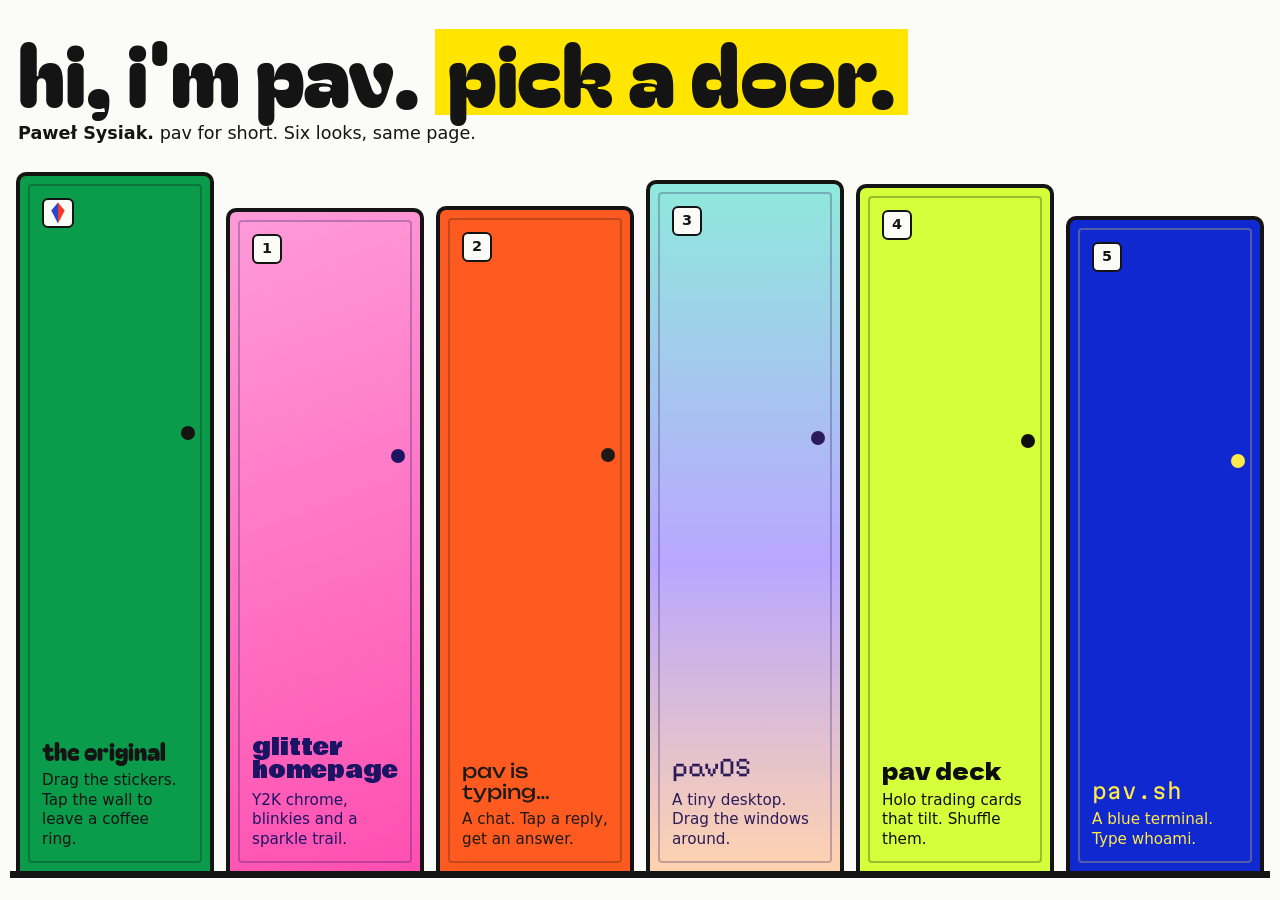
<file: index.html>
<!DOCTYPE html>
<html lang="en">
<head>
<meta charset="utf-8">
<meta name="viewport" content="width=device-width, initial-scale=1">
<title>hi, i'm pav ✳ pick a door</title>
<meta name="description" content="Paweł Sysiak, pav for short. Designer, writer, art background, interested in almost anything.">
<meta property="og:title" content="hi, i'm pav">
<meta property="og:description" content="Paweł Sysiak, pav for short. Designer, writer, art background, interested in almost anything.">
<meta property="og:type" content="website">
<meta name="theme-color" content="#FBFBF7">
<link rel="icon" href="data:image/svg+xml,%3Csvg xmlns='http://www.w3.org/2000/svg' viewBox='0 0 64 64'%3E%3Cpath d='M32 4 52 26 32 60 12 26Z' fill='%23F23B2F'/%3E%3Cpath d='M32 4 12 26 32 60Z' fill='%232C46C9'/%3E%3C/svg%3E">
<link rel="preconnect" href="https://fonts.googleapis.com">
<link rel="preconnect" href="https://fonts.gstatic.com" crossorigin>
<!-- each door wears the typeface of the room behind it. text= keeps the download to just these letters. -->
<link href="https://fonts.googleapis.com/css2?family=Bagel+Fat+One&family=Bowlby+One&family=Unbounded:wght@900&family=Pixelify+Sans:wght@700&family=Dela+Gothic+One&family=Martian+Mono:wght@800&display=swap&text=%20%27%2C.%E2%80%A6acdeghiklmnoprstvyOS" rel="stylesheet">
<style>
:root { --wall: #FBFBF7; --ink: #141414; --yellow: #FFE500; --blue: #2C46C9; --k: .35; }
* { box-sizing: border-box; }
html { -webkit-text-size-adjust: 100%; }
body { margin: 0; min-height: 100vh; min-height: 100dvh; display: flex; flex-direction: column; overflow-x: clip; background: var(--wall); color: var(--ink); font: 500 1rem/1.35 system-ui, -apple-system, "Segoe UI", Helvetica, Arial, sans-serif; }

header { padding: 20px 16px 18px; }
h1 { margin: 0; font: 400 clamp(2.5rem, 12.4vw, 5.4rem)/1.04 "Bagel Fat One", "Arial Black", Impact, sans-serif; }
h1 span { display: inline-block; }
mark { color: inherit; padding: 0 .14em; background: linear-gradient(transparent 17%, var(--yellow) 17%, var(--yellow) 86%, transparent 86%); }
header p { margin: 10px 0 0; }

.doors { flex: 1; display: grid; grid-template-columns: repeat(2, minmax(0, 1fr)); grid-auto-rows: minmax(205px, 1fr); margin: 0; padding: 0 10px 16px; list-style: none; }
.doors li { display: flex; padding: calc(var(--lift) * var(--k)) 6px 0; border-bottom: 7px solid var(--ink); }
.doors li:nth-child(1) { --lift: 0px; }
.doors li:nth-child(2) { --lift: 36px; }
.doors li:nth-child(3) { --lift: 34px; }
.doors li:nth-child(4) { --lift: 8px; }
.doors li:nth-child(5) { --lift: 12px; }
.doors li:nth-child(6) { --lift: 44px; }

/* the frame and the dark room behind the door */
.door { position: relative; flex: 1; display: block; overflow: hidden; perspective: 900px; color: var(--door-ink); text-decoration: none; background: var(--ink); border: 4px solid var(--ink); border-bottom: 0; border-radius: 10px 10px 0 0; }
.door:focus-visible { outline: 4px solid var(--blue); outline-offset: 3px; }
.peek { position: absolute; top: 36%; right: 5px; color: var(--yellow); font-size: 1.25rem; font-weight: 900; line-height: 1; }

/* the part that swings */
.leaf { position: absolute; inset: 0; display: flex; flex-direction: column; padding: 18px; background: var(--bg); transform-origin: left center; transition: transform .38s cubic-bezier(.2, .8, .2, 1); }
.leaf::before { content: ""; position: absolute; inset: 8px; border: 2px solid currentColor; border-radius: 4px; opacity: .28; pointer-events: none; }
.leaf::after { content: ""; position: absolute; top: 36%; right: 15px; width: 14px; height: 14px; border-radius: 50%; background: currentColor; }
.plate { align-self: flex-start; display: grid; place-items: center; min-width: 30px; height: 30px; padding: 0 6px; margin-bottom: auto; color: var(--ink); background: var(--wall); border: 2px solid var(--ink); border-radius: 6px; font-weight: 800; font-size: .9rem; line-height: 1; }
.plate svg { display: block; width: 16px; height: 22px; }
.door b { display: block; margin-bottom: 5px; font: 400 calc(clamp(.9rem, 4.8vw, 1.7rem) * var(--t, 1))/1.05 var(--face); overflow-wrap: anywhere; }
.door small { display: block; font-size: .86rem; line-height: 1.28; }

.d0 { --bg: #0A9B4B; --door-ink: #141414; --face: "Bagel Fat One", "Arial Black", sans-serif; }
.d1 { --bg: linear-gradient(160deg, #FF9BD8, #FF4FB0); --door-ink: #1B1464; --face: "Bowlby One", "Arial Black", sans-serif; --t: .92; }
.d2 { --bg: #FF5A1F; --door-ink: #1D1A16; --face: "Unbounded", "Arial Black", sans-serif; --t: .8; }
.d3 { --bg: linear-gradient(180deg, #8FE9DC, #B9A7FF 55%, #FFD3AE); --door-ink: #2B1B5A; --face: "Pixelify Sans", "Courier New", monospace; --t: 1.12; }
.d4 { --bg: #D4FF3A; --door-ink: #0E0E0E; --face: "Dela Gothic One", "Arial Black", sans-serif; --t: .92; }
.d5 { --bg: #1028D0; --door-ink: #FFE94A; --face: "Martian Mono", ui-monospace, Menlo, monospace; --t: .86; }

.door:focus-visible .leaf { transform: rotateY(32deg); }
.door.is-open .leaf { transform: rotateY(86deg); }
@media (hover: hover) { .door:hover .leaf { transform: rotateY(32deg); } .door.is-open:hover .leaf { transform: rotateY(86deg); } }

/* walking through: the chosen door's colour fills the screen */
.flood { position: fixed; inset: 0; z-index: 5; pointer-events: none; background: var(--bg); clip-path: circle(0 at var(--x, 50%) var(--y, 50%)); transition: clip-path .4s cubic-bezier(.5, 0, .8, .4); visibility: hidden; }
.flood.is-on { visibility: visible; clip-path: circle(150vmax at var(--x, 50%) var(--y, 50%)); }

@media (min-width: 620px) {
  :root { --k: .6; }
  header { padding: 26px 16px 22px; }
  .doors { grid-template-columns: repeat(3, minmax(0, 1fr)); grid-auto-rows: minmax(280px, 1fr); }
  .door b { font-size: calc(clamp(1.2rem, 3.2vw, 1.7rem) * var(--t, 1)); }
}
@media (min-width: 1200px) {
  :root { --k: 1; }
  header { display: flex; flex-wrap: wrap; align-items: baseline; justify-content: space-between; gap: 6px 28px; padding: 26px 18px 26px; }
  header p { margin: 0; font-size: 1.1rem; }
  .doors { display: flex; padding-bottom: 22px; }
  .doors li { flex: 1 1 0; min-width: 0; min-height: 420px; }
  .leaf { padding: 22px; }
  .door b { font-size: calc(clamp(1.3rem, 1.9vw, 2.1rem) * var(--t, 1)); margin-bottom: 8px; }
  .door small { font-size: .95rem; }
  .peek { font-size: 1.8rem; right: 6px; }
}
@media (prefers-reduced-motion: reduce) {
  .leaf, .flood { transition: none; }
}
</style>
</head>
<body>
<header>
  <h1><span>hi, i'm pav.</span> <span><mark>pick a door.</mark></span></h1>
  <p><b>Paweł Sysiak.</b> pav for short. Six looks, same page.</p>
</header>
<main style="display:contents">
<ul class="doors">
  <li><a class="door d0" href="versions/original/index.html"><span class="peek" aria-hidden="true">→</span><span class="leaf"><span class="plate" aria-hidden="true"><svg viewBox="-24 -34 48 72"><path d="M0-32 22-6 0 36Z" fill="#F23B2F"/><path d="M0-32-22-6 0 36Z" fill="#2C46C9"/></svg></span><b>the original</b><small>Drag the stickers. Tap the wall to leave a coffee ring.</small></span></a></li>
  <li><a class="door d1" href="versions/1/index.html"><span class="peek" aria-hidden="true">→</span><span class="leaf"><span class="plate" aria-hidden="true">1</span><b>glitter homepage</b><small>Y2K chrome, blinkies and a sparkle trail.</small></span></a></li>
  <li><a class="door d2" href="versions/2/index.html"><span class="peek" aria-hidden="true">→</span><span class="leaf"><span class="plate" aria-hidden="true">2</span><b>pav is typing…</b><small>A chat. Tap a reply, get an answer.</small></span></a></li>
  <li><a class="door d3" href="versions/3/index.html"><span class="peek" aria-hidden="true">→</span><span class="leaf"><span class="plate" aria-hidden="true">3</span><b>pavOS</b><small>A tiny desktop. Drag the windows around.</small></span></a></li>
  <li><a class="door d4" href="versions/4/index.html"><span class="peek" aria-hidden="true">→</span><span class="leaf"><span class="plate" aria-hidden="true">4</span><b>pav deck</b><small>Holo trading cards that tilt. Shuffle them.</small></span></a></li>
  <li><a class="door d5" href="versions/5/index.html"><span class="peek" aria-hidden="true">→</span><span class="leaf"><span class="plate" aria-hidden="true">5</span><b>pav.sh</b><small>A blue terminal. Type whoami.</small></span></a></li>
</ul>
</main>
<div class="flood" aria-hidden="true"></div>
<script>
(function () {
  var flood = document.querySelector('.flood');
  var calm = window.matchMedia('(prefers-reduced-motion: reduce)');

  document.querySelectorAll('.door').forEach(function (door) {
    door.addEventListener('click', function (e) {
      if (calm.matches || e.button || e.metaKey || e.ctrlKey || e.shiftKey || e.altKey) return;
      e.preventDefault();
      var box = door.getBoundingClientRect();
      flood.style.setProperty('--bg', getComputedStyle(door).getPropertyValue('--bg'));
      flood.style.setProperty('--x', box.left + box.width / 2 + 'px');
      flood.style.setProperty('--y', box.top + box.height / 2 + 'px');
      door.classList.add('is-open');
      flood.classList.add('is-on');
      setTimeout(function () { window.location.href = door.href; }, 430);
    });
  });

  // coming back with the browser's back button: close the door again
  window.addEventListener('pageshow', function () {
    flood.classList.remove('is-on');
    document.querySelectorAll('.door.is-open').forEach(function (door) { door.classList.remove('is-open'); });
  });
})();
</script>
</body>
</html>
</file>
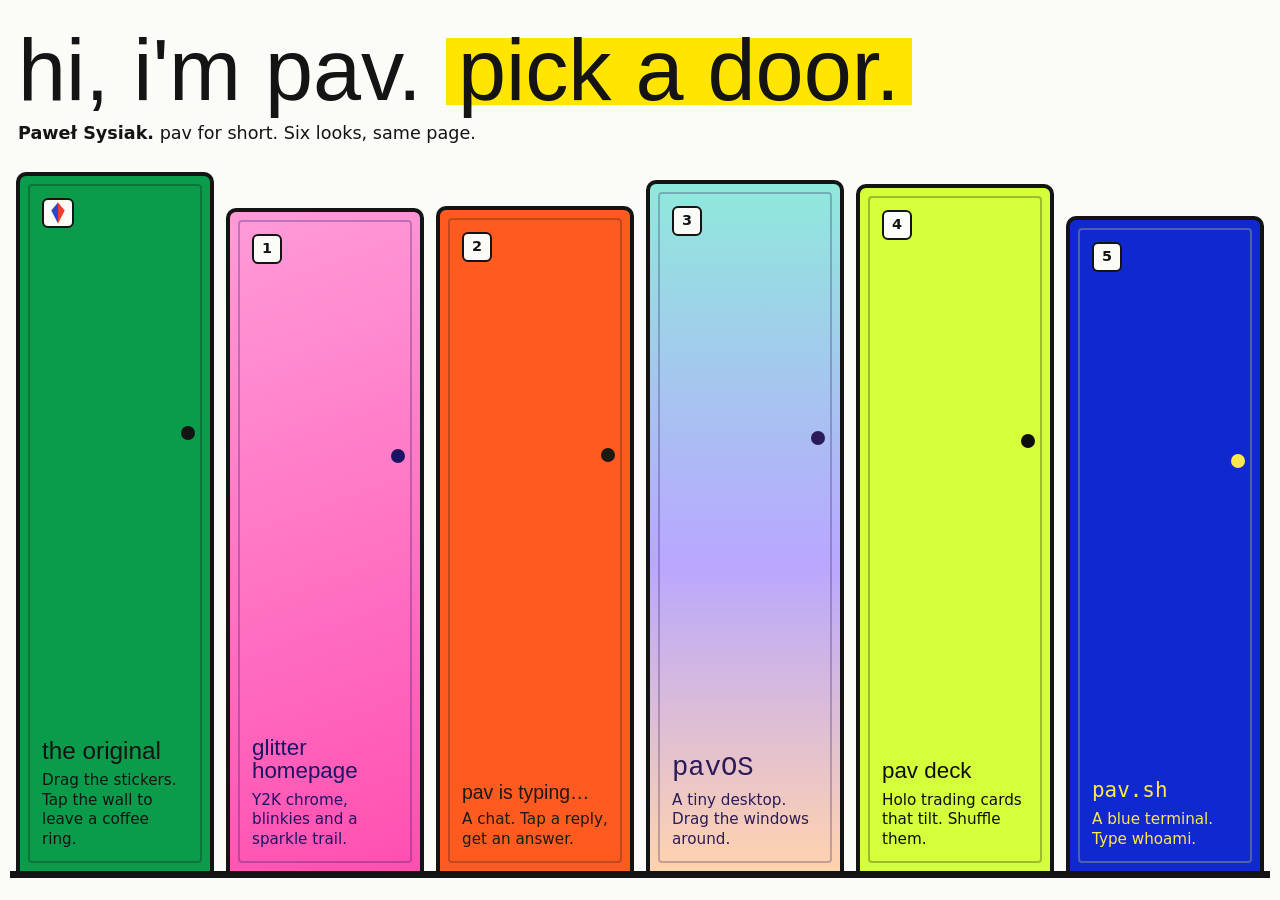
<file: versions/index.html>
<!DOCTYPE html>
<html lang="en">
<head>
<meta charset="utf-8">
<meta name="viewport" content="width=device-width, initial-scale=1">
<title>hi, i'm pav ✳ pick a door</title>
<meta http-equiv="refresh" content="0; url=../index.html">
<link rel="canonical" href="../index.html">
</head>
<body>
<p><a href="../index.html">The doors moved. Pick one here.</a></p>
</body>
</html>
</file>
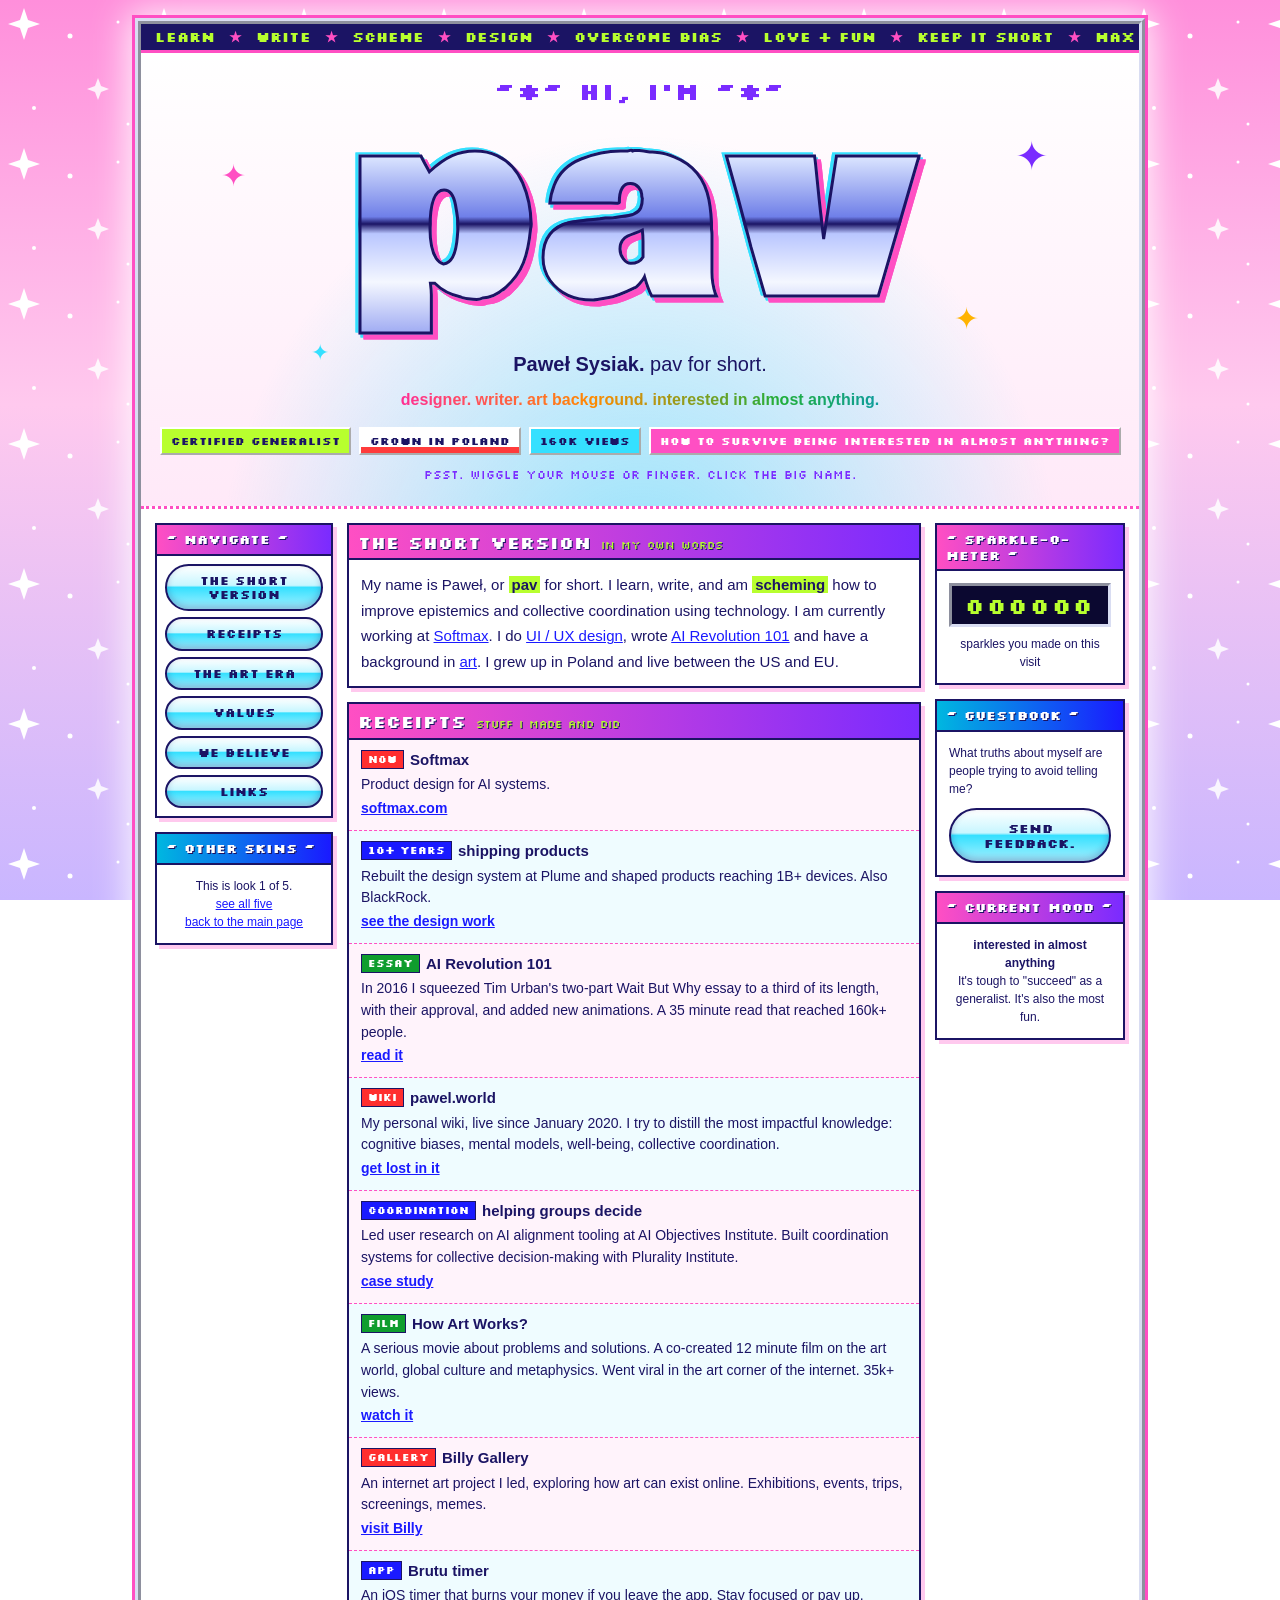
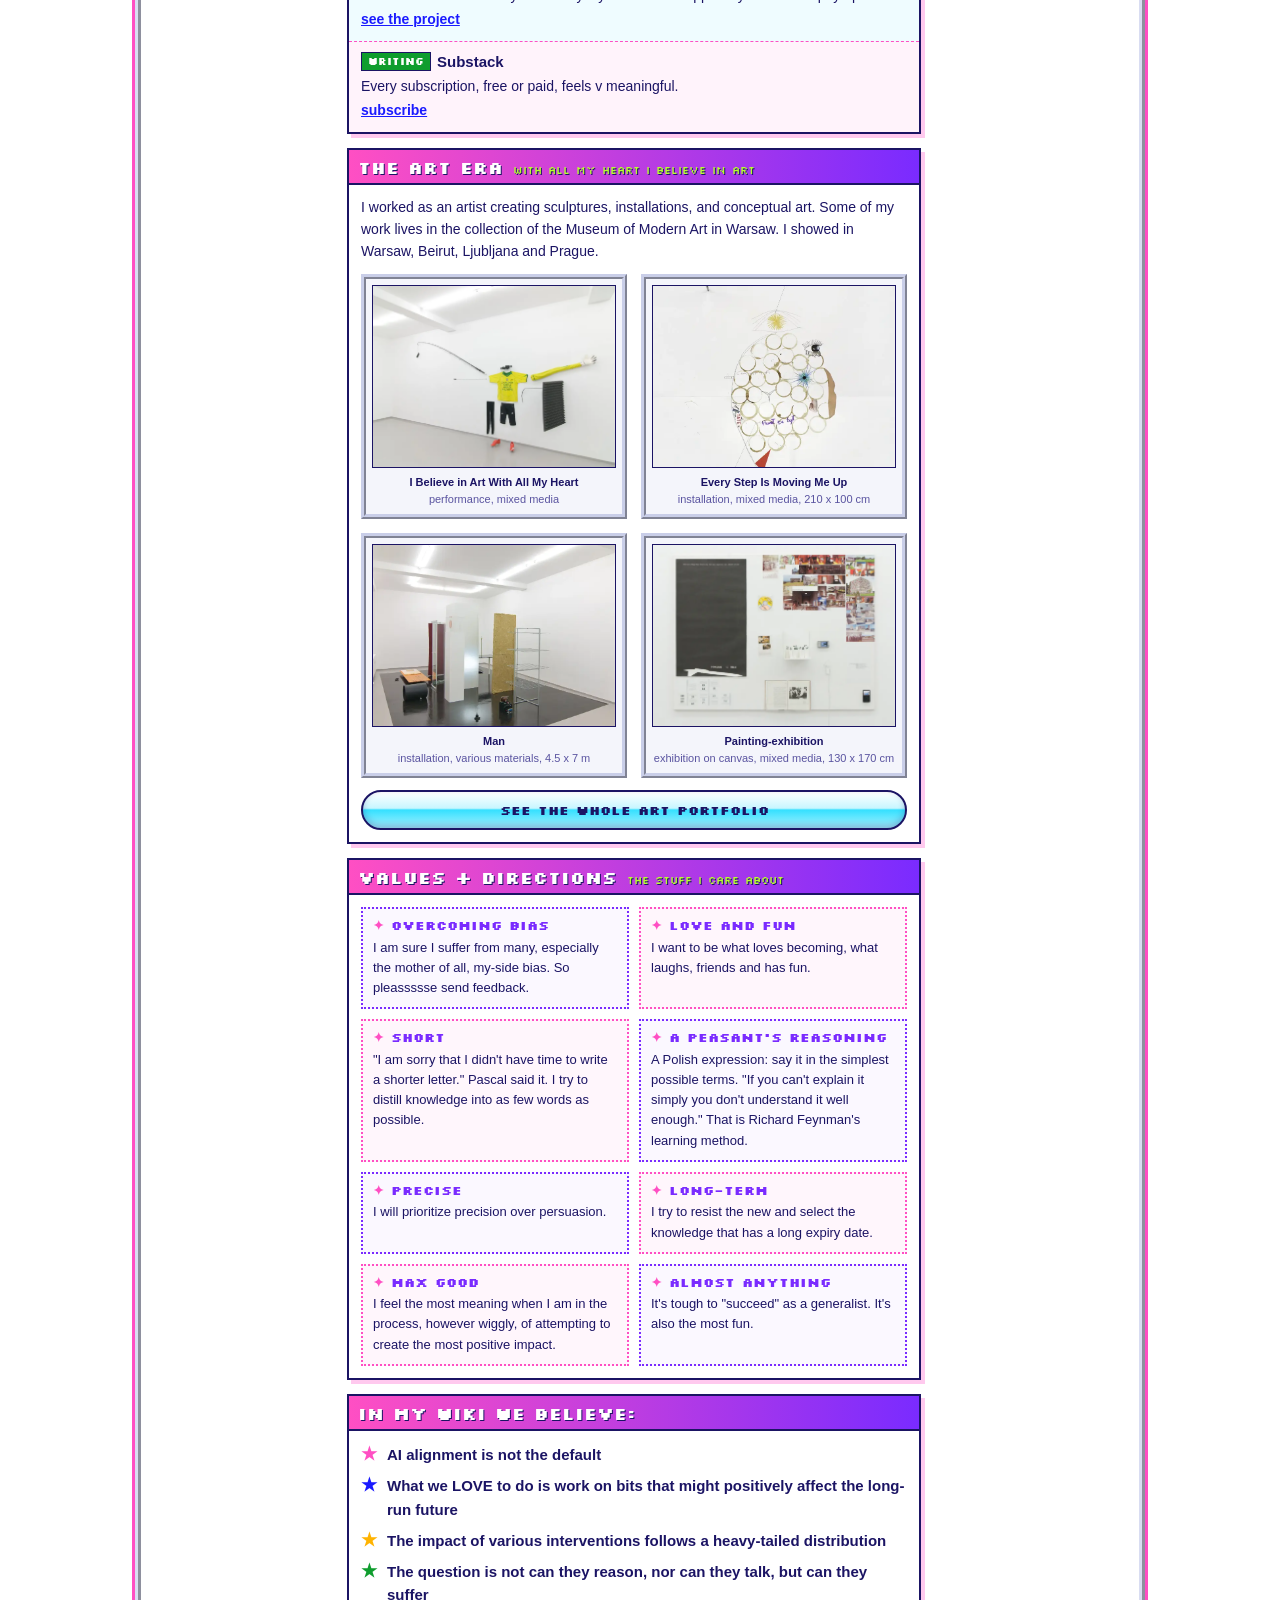
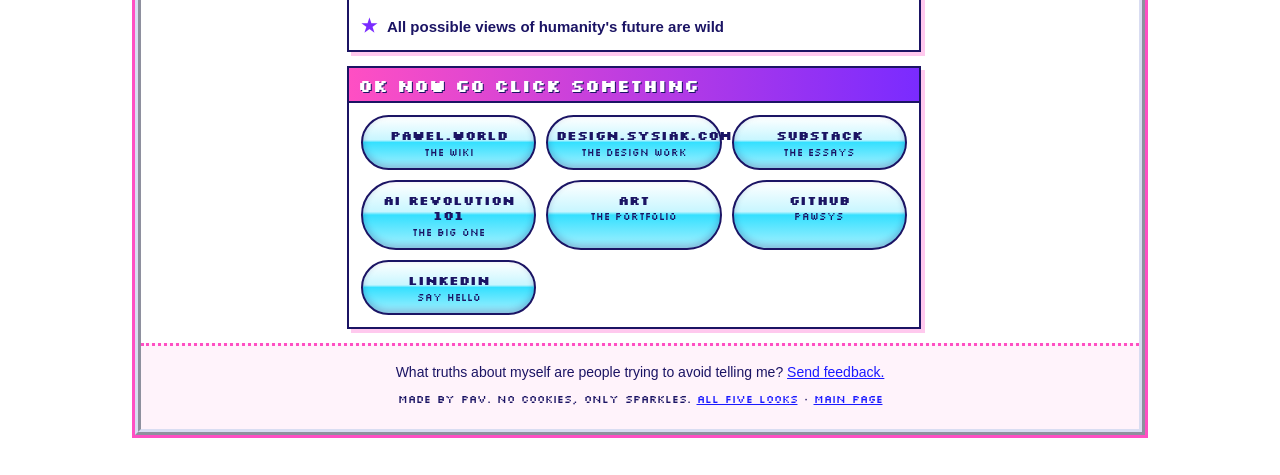
<file: versions/1/index.html>
<!DOCTYPE html>
<html lang="en">
<head>
<meta charset="utf-8">
<meta name="viewport" content="width=device-width, initial-scale=1">
<title>~*~ pav's homepage ~*~</title>
<meta name="description" content="Paweł Sysiak, pav for short. Designer, writer, art background, interested in almost anything.">
<meta name="theme-color" content="#FF4FC3">
<link rel="icon" href="data:image/svg+xml,%3Csvg xmlns='http://www.w3.org/2000/svg' viewBox='0 0 64 64'%3E%3Cpath d='M32 2l8 22 22 8-22 8-8 22-8-22-22-8 22-8z' fill='%23FF4FC3'/%3E%3C/svg%3E">
<link rel="preconnect" href="https://fonts.googleapis.com">
<link rel="preconnect" href="https://fonts.gstatic.com" crossorigin>
<link href="https://fonts.googleapis.com/css2?family=Bowlby+One&family=Silkscreen:wght@400;700&display=swap" rel="stylesheet">
<style>
:root {
  --pink: #FF4FC3;
  --baby: #FFC9EE;
  --lime: #B8FF2E;
  --cyan: #35E0FF;
  --grape: #7A2BFF;
  --navy: #1B1464;
  --paper: #FFFFFF;
  --px: "Silkscreen", "Courier New", monospace;
  --fat: "Bowlby One", "Arial Black", Impact, sans-serif;
  --body: Verdana, Geneva, Tahoma, sans-serif;
}
* { box-sizing: border-box; }
html { overflow-x: hidden; scroll-behavior: smooth; -webkit-text-size-adjust: 100%; }
body {
  margin: 0;
  padding: 18px 12px 40px;
  overflow-x: clip;
  color: var(--navy);
  font: 14px/1.55 var(--body);
  background:
    url("data:image/svg+xml,%3Csvg xmlns='http://www.w3.org/2000/svg' width='140' height='140'%3E%3Cpath d='M24 8l4 12 12 4-12 4-4 12-4-12-12-4 12-4z' fill='%23fff'/%3E%3Cpath d='M98 78l3 8 8 3-8 3-3 8-3-8-8-3 8-3z' fill='%23fff' opacity='.85'/%3E%3Ccircle cx='70' cy='36' r='2.5' fill='%23fff'/%3E%3Ccircle cx='118' cy='22' r='1.5' fill='%23fff'/%3E%3Ccircle cx='34' cy='108' r='2' fill='%23fff'/%3E%3Ccircle cx='128' cy='124' r='1.5' fill='%23fff'/%3E%3C/svg%3E"),
    linear-gradient(180deg, #FF8FDB 0%, #FFC9EE 45%, #C9B6FF 100%) fixed;
}
a { color: #1A1AFF; }
a:visited { color: var(--grape); }
a:hover { color: var(--pink); background: var(--lime); }
a:focus-visible, button:focus-visible { outline: 3px dashed var(--grape); outline-offset: 2px; }
img { display: block; max-width: 100%; height: auto; }
h1, h2, h3, p, ul, figure { margin: 0; }

.page {
  max-width: 1010px;
  margin: 0 auto;
  background: var(--paper);
  border: 6px ridge #D9DDF2;
  box-shadow: 0 0 0 3px var(--pink), 0 0 34px 6px rgba(255, 255, 255, .9);
}

/* scrolling banner */
.ticker { background: var(--navy); color: var(--lime); overflow: hidden; border-bottom: 3px solid var(--pink); }
.ticker div { display: flex; width: max-content; padding: 6px 0; font: 700 14px/1 var(--px); white-space: nowrap; animation: scroll 26s linear infinite; }
.ticker span { padding: 0 14px; }
.ticker i { color: var(--pink); font-style: normal; }
@keyframes scroll { to { transform: translateX(-50%); } }

/* header */
.head {
  position: relative;
  text-align: center;
  padding: 26px 14px 22px;
  background:
    radial-gradient(ellipse at 50% 120%, rgba(53, 224, 255, .55), transparent 60%),
    linear-gradient(180deg, #FFF 0%, #FFE9F8 100%);
  border-bottom: 3px dotted var(--pink);
  overflow: hidden;
}
.hello { font: 700 clamp(16px, 3vw, 24px)/1 var(--px); color: var(--grape); letter-spacing: .08em; }
.head h1 {
  position: relative;
  display: inline-block;
  font: 400 clamp(7rem, 30vw, 15rem)/.95 var(--fat);
  letter-spacing: .01em;
  padding: 0 .08em .06em;
  cursor: pointer;
  user-select: none;
  background: linear-gradient(180deg, #FFFFFF 0%, #DCE6FF 22%, #6F7FE8 47%, #1B1464 50%, #B9C6FF 54%, #F4F7FF 74%, #8C9AF0 100%);
  -webkit-background-clip: text;
  background-clip: text;
  color: transparent;
  -webkit-text-stroke: 3px var(--navy);
  filter: drop-shadow(5px 5px 0 var(--pink)) drop-shadow(-3px -2px 0 var(--cyan));
}
.head h1[data-skin="gold"] { background-image: linear-gradient(180deg, #FFFDE0 0%, #FFE45E 24%, #E08A00 47%, #6B3A00 50%, #FFC93B 54%, #FFF6B8 74%, #E8A21C 100%); }
.head h1[data-skin="bubblegum"] { background-image: linear-gradient(180deg, #FFFFFF 0%, #FFC9EE 24%, #FF4FC3 47%, #8A0E63 50%, #FF8FDB 54%, #FFF0FA 74%, #FF6BD0 100%); filter: drop-shadow(5px 5px 0 var(--grape)) drop-shadow(-3px -2px 0 var(--lime)); }
.head h1[data-skin="alien"] { background-image: linear-gradient(180deg, #FFFFFF 0%, #E4FFAB 24%, #7ED600 47%, #235200 50%, #B8FF2E 54%, #F5FFDD 74%, #8FE000 100%); filter: drop-shadow(5px 5px 0 var(--grape)) drop-shadow(-3px -2px 0 var(--pink)); }
.twinkle { position: absolute; font-size: 30px; color: var(--pink); animation: twinkle 1.4s steps(2) infinite; pointer-events: none; }
.twinkle:nth-of-type(1) { left: 8%; top: 22%; }
.twinkle:nth-of-type(2) { right: 9%; top: 16%; color: var(--grape); animation-delay: .4s; font-size: 40px; }
.twinkle:nth-of-type(3) { left: 17%; bottom: 30%; color: var(--cyan); animation-delay: .8s; font-size: 22px; }
.twinkle:nth-of-type(4) { right: 16%; bottom: 36%; color: #FFB300; animation-delay: .2s; }
@keyframes twinkle { 50% { transform: scale(.4) rotate(45deg); opacity: .4; } }
.aka { font-size: clamp(15px, 2.6vw, 20px); margin-top: 4px; }
.pitch {
  display: inline-block;
  margin-top: 8px;
  font-weight: bold;
  font-size: clamp(13px, 2.2vw, 16px);
  background: linear-gradient(90deg, #FF2E93, #FF8A00, #1FAE3C, #008CFF, #7A2BFF, #FF2E93);
  background-size: 200% 100%;
  -webkit-background-clip: text;
  background-clip: text;
  color: transparent;
  animation: rainbow 6s linear infinite;
}
@keyframes rainbow { to { background-position: 200% 0; } }
.tip { margin-top: 12px; font: 400 12px/1.4 var(--px); color: var(--grape); }
.blinkies { display: flex; flex-wrap: wrap; justify-content: center; gap: 8px; margin-top: 14px; }
.blinkies span {
  font: 700 11px/1 var(--px);
  padding: 7px 9px 6px;
  border: 2px outset #fff;
  color: var(--navy);
  background: var(--lime);
  text-transform: uppercase;
}
.blinkies span:nth-child(2) { background: linear-gradient(180deg, #fff 76%, #FF3B3B 76%); }
.blinkies span:nth-child(3) { background: var(--cyan); animation: blink 1s steps(2) infinite; }
.blinkies span:nth-child(4) { background: var(--pink); color: #fff; }
@keyframes blink { 50% { background: #fff; } }

/* three columns, like it's 2001 */
.cols { display: grid; grid-template-columns: 178px minmax(0, 1fr) 190px; gap: 14px; padding: 14px; }
.side { display: flex; flex-direction: column; gap: 14px; }
.box { border: 2px solid var(--navy); background: #fff; box-shadow: 4px 4px 0 var(--baby); }
.box > h2, .box > h3 {
  font: 700 13px/1.2 var(--px);
  color: #fff;
  padding: 7px 9px 6px;
  background: linear-gradient(90deg, var(--pink), var(--grape));
  border-bottom: 2px solid var(--navy);
  text-shadow: 1px 1px 0 var(--navy);
}
.box > h2 { font-size: 17px; display: flex; flex-wrap: wrap; align-items: baseline; gap: 4px 10px; }
.box > h2 small { font: 400 11px/1.2 var(--px); color: var(--lime); }
.box .in { padding: 12px; }
.side .box:nth-child(even) > h3 { background: linear-gradient(90deg, #00B7E0, #1A1AFF); }

.nav { list-style: none; padding: 8px; display: grid; gap: 6px; }
.nav a, .gel {
  display: block;
  text-align: center;
  text-decoration: none;
  font: 700 12px/1.2 var(--px);
  color: var(--navy);
  padding: 8px 8px 7px;
  border-radius: 999px;
  border: 2px solid var(--navy);
  background: linear-gradient(180deg, #FFFFFF 0%, #C8F6FF 45%, #35E0FF 50%, #A6F1FF 100%);
  box-shadow: inset 0 -3px 6px rgba(27, 20, 100, .25);
}
.nav a:visited, .gel:visited { color: var(--navy); }
.nav a:hover, .gel:hover { background: linear-gradient(180deg, #FFFFFF 0%, #EEFFC4 45%, #B8FF2E 50%, #DFFF9A 100%); color: var(--navy); }
.lcd { font: 700 22px/1 var(--px); letter-spacing: .12em; text-align: center; color: var(--lime); background: #0B0830; padding: 9px 4px 7px; border: 3px inset #D9DDF2; }
.small { font-size: 12px; line-height: 1.5; }
.center { text-align: center; }

.main { display: flex; flex-direction: column; gap: 14px; min-width: 0; }
.big { font-size: 15px; line-height: 1.7; }
.big b { background: var(--lime); padding: 0 3px; }

.rows { list-style: none; padding: 0; }
.rows li { padding: 10px 12px; border-bottom: 1px dashed var(--pink); }
.rows li:nth-child(odd) { background: #FFF3FB; }
.rows li:nth-child(even) { background: #EFFCFF; }
.rows li:last-child { border-bottom: 0; }
.rows h3 { display: inline; font: bold 15px/1.3 var(--body); }
.tag {
  display: inline-block;
  font: 700 10px/1 var(--px);
  text-transform: uppercase;
  padding: 4px 6px 3px;
  margin-right: 6px;
  color: #fff;
  background: #FF2E2E;
  border: 1px solid var(--navy);
  vertical-align: 2px;
}
.rows li:nth-child(3n+2) .tag { background: #1A1AFF; }
.rows li:nth-child(3n) .tag { background: #0F9D2E; }
.rows li:first-child .tag { animation: flash 1s steps(2) infinite; }
@keyframes flash { 50% { background: #FFB300; color: var(--navy); } }
.rows p { margin: 3px 0 2px; }
.rows a { font-weight: bold; }

.pics { display: grid; grid-template-columns: 1fr 1fr; gap: 14px; margin: 12px 0; }
.pics figure { border: 5px ridge #C9CEE8; background: #F4F5FB; padding: 6px; }
.pics img { width: 100%; aspect-ratio: 4 / 3; object-fit: cover; border: 1px solid var(--navy); }
.pics figcaption { font-size: 11px; padding-top: 6px; text-align: center; font-weight: bold; }
.pics figcaption span { display: block; font-weight: normal; color: #5A54A0; }

.vals { display: grid; grid-template-columns: 1fr 1fr; gap: 10px; }
.vals article { border: 2px dotted var(--grape); padding: 9px 10px; background: #FBF8FF; }
.vals article:nth-child(4n+2), .vals article:nth-child(4n+3) { border-color: var(--pink); background: #FFF6FC; }
.vals h3 { font: 700 13px/1.2 var(--px); color: var(--grape); margin-bottom: 4px; }
.vals h3::before { content: "✦ "; color: var(--pink); }
.vals p { font-size: 13px; }

.creed { list-style: none; padding: 0; display: grid; gap: 8px; }
.creed li { font-weight: bold; font-size: 15px; padding-left: 26px; position: relative; }
.creed li::before { content: "★"; position: absolute; left: 0; top: -2px; font-size: 18px; color: var(--pink); animation: twinkle 1.4s steps(2) infinite; }
.creed li:nth-child(2)::before { color: #1A1AFF; animation-delay: .3s; }
.creed li:nth-child(3)::before { color: #FFB300; animation-delay: .6s; }
.creed li:nth-child(4)::before { color: #0F9D2E; animation-delay: .9s; }
.creed li:nth-child(5)::before { color: var(--grape); animation-delay: 1.2s; }
.kicker { font: 700 13px/1.2 var(--px); color: var(--grape); margin-bottom: 10px; }

.gels { display: grid; grid-template-columns: repeat(auto-fit, minmax(170px, 1fr)); gap: 10px; }
.gel { font-size: 13px; padding: 11px 8px 9px; }
.gel span { display: block; font-weight: 400; font-size: 10px; margin-top: 3px; }

.foot { text-align: center; padding: 16px 14px 20px; border-top: 3px dotted var(--pink); background: #FFF3FB; }
.foot p + p { margin-top: 8px; }
.foot .tiny { font: 400 11px/1.6 var(--px); }

/* cursor sparkles */
.spark { position: fixed; z-index: 99; pointer-events: none; font-size: 18px; line-height: 1; animation: fall .9s ease-in forwards; }
@keyframes fall { to { transform: translateY(46px) rotate(140deg) scale(.2); opacity: 0; } }

@media (max-width: 820px) {
  body { padding: 8px 6px 28px; }
  .cols { grid-template-columns: minmax(0, 1fr); padding: 10px; }
  .main { order: 1; }
  .side.left { order: 0; }
  .side.right { order: 2; }
  .nav { grid-template-columns: 1fr 1fr; }
  .head h1 { -webkit-text-stroke-width: 2px; }
}
@media (max-width: 480px) {
  .pics, .vals { grid-template-columns: minmax(0, 1fr); }
}
@media (prefers-reduced-motion: reduce) {
  .ticker div, .twinkle, .pitch, .blinkies span, .rows .tag, .creed li::before { animation: none !important; }
  html { scroll-behavior: auto; }
}
</style>
</head>
<body>

<div class="page">

  <div class="ticker" aria-hidden="true"><div>
    <span>learn</span><i>★</i><span>write</span><i>★</i><span>scheme</span><i>★</i><span>design</span><i>★</i><span>overcome bias</span><i>★</i><span>love + fun</span><i>★</i><span>keep it short</span><i>★</i><span>max good</span><i>★</i>
    <span>learn</span><i>★</i><span>write</span><i>★</i><span>scheme</span><i>★</i><span>design</span><i>★</i><span>overcome bias</span><i>★</i><span>love + fun</span><i>★</i><span>keep it short</span><i>★</i><span>max good</span><i>★</i>
  </div></div>

  <header class="head">
    <span class="twinkle" aria-hidden="true">✦</span><span class="twinkle" aria-hidden="true">✦</span><span class="twinkle" aria-hidden="true">✦</span><span class="twinkle" aria-hidden="true">✦</span>
    <p class="hello">~*~ hi, i'm ~*~</p>
    <h1 id="chrome" title="click me">pav</h1>
    <p class="aka"><b>Paweł Sysiak.</b> pav for short.</p>
    <p class="pitch">designer. writer. art background. interested in almost anything.</p>
    <div class="blinkies" aria-hidden="true"><span>certified generalist</span><span>grown in Poland</span><span>160k views</span><span>how to survive being interested in almost anything?</span></div>
    <p class="tip">psst. wiggle your mouse or finger. click the big name.</p>
  </header>

  <div class="cols">

    <aside class="side left">
      <nav class="box" aria-label="Sections">
        <h3>~ navigate ~</h3>
        <ul class="nav">
          <li><a href="#short">the short version</a></li>
          <li><a href="#receipts">receipts</a></li>
          <li><a href="#art">the art era</a></li>
          <li><a href="#values">values</a></li>
          <li><a href="#believe">we believe</a></li>
          <li><a href="#links">links</a></li>
        </ul>
      </nav>
      <div class="box">
        <h3>~ other skins ~</h3>
        <div class="in small center">This is look 1 of 5.<br><a href="../../index.html">see all five</a><br><a href="../../index.html">back to the main page</a></div>
      </div>
    </aside>

    <main class="main">

      <section class="box" id="short">
        <h2>the short version <small>in my own words</small></h2>
        <div class="in"><p class="big">My name is Paweł, or <b>pav</b> for short. I learn, write, and am <b>scheming</b> how to improve epistemics and collective coordination using technology. I am currently working at <a href="https://softmax.com">Softmax</a>. I do <a href="https://design.sysiak.com">UI / UX design</a>, wrote <a href="https://medium.com/ai-revolution/ai-revolution-101-8dce1d9cb62d">AI Revolution 101</a> and have a background in <a href="https://www.pawel.world/art">art</a>. I grew up in Poland and live between the US and EU.</p></div>
      </section>

      <section class="box" id="receipts">
        <h2>receipts <small>stuff i made and did</small></h2>
        <ul class="rows">
          <li><span class="tag">now</span><h3>Softmax</h3><p>Product design for AI systems.</p><a href="https://softmax.com">softmax.com</a></li>
          <li><span class="tag">10+ years</span><h3>shipping products</h3><p>Rebuilt the design system at Plume and shaped products reaching 1B+ devices. Also BlackRock.</p><a href="https://design.sysiak.com">see the design work</a></li>
          <li><span class="tag">essay</span><h3>AI Revolution 101</h3><p>In 2016 I squeezed Tim Urban's two-part Wait But Why essay to a third of its length, with their approval, and added new animations. A 35 minute read that reached 160k+ people.</p><a href="https://medium.com/ai-revolution/ai-revolution-101-8dce1d9cb62d">read it</a></li>
          <li><span class="tag">wiki</span><h3>pawel.world</h3><p>My personal wiki, live since January 2020. I try to distill the most impactful knowledge: cognitive biases, mental models, well-being, collective coordination.</p><a href="https://www.pawel.world/">get lost in it</a></li>
          <li><span class="tag">coordination</span><h3>helping groups decide</h3><p>Led user research on AI alignment tooling at AI Objectives Institute. Built coordination systems for collective decision-making with Plurality Institute.</p><a href="https://pawsys.github.io/pawel-design/coordination/">case study</a></li>
          <li><span class="tag">film</span><h3>How Art Works?</h3><p>A serious movie about problems and solutions. A co-created 12 minute film on the art world, global culture and metaphysics. Went viral in the art corner of the internet. 35k+ views.</p><a href="https://youtu.be/JZ-eSTuf7Ko">watch it</a></li>
          <li><span class="tag">gallery</span><h3>Billy Gallery</h3><p>An internet art project I led, exploring how art can exist online. Exhibitions, events, trips, screenings, memes.</p><a href="https://billygallery.super.site/">visit Billy</a></li>
          <li><span class="tag">app</span><h3>Brutu timer</h3><p>An iOS timer that burns your money if you leave the app. Stay focused or pay up.</p><a href="https://pawsys.github.io/pawel-design/brutu/">see the project</a></li>
          <li><span class="tag">writing</span><h3>Substack</h3><p>Every subscription, free or paid, feels v meaningful.</p><a href="https://sysiak.substack.com/">subscribe</a></li>
        </ul>
      </section>

      <section class="box" id="art">
        <h2>the art era <small>with all my heart i believe in art</small></h2>
        <div class="in">
          <p>I worked as an artist creating sculptures, installations, and conceptual art. Some of my work lives in the collection of the Museum of Modern Art in Warsaw. I showed in Warsaw, Beirut, Ljubljana and Prague.</p>
          <div class="pics">
            <figure><img src="../../art/i-believe-in-art-with-all-my-heart.webp" width="1100" height="737" loading="lazy" alt="A yellow football jersey, one long goalkeeper arm, a fishing rod, tights and red boots arranged on a white gallery wall like a figure"><figcaption>I Believe in Art With All My Heart <span>performance, mixed media</span></figcaption></figure>
            <figure><img src="../../art/every-step-is-moving-me-up.webp" width="735" height="1000" loading="lazy" alt="A sheet of paper with coffee rings, a drawn eye, a red triangle, a small kite on a line and a paintbrush stuck into the paper"><figcaption>Every Step Is Moving Me Up <span>installation, mixed media, 210 x 100 cm</span></figcaption></figure>
            <figure><img src="../../art/man.webp" width="734" height="1000" loading="lazy" alt="A white gallery with a black floor and an arrangement of a white pedestal, insulation panels, a clothes drier and small objects"><figcaption>Man <span>installation, various materials, 4.5 x 7 m</span></figcaption></figure>
            <figure><img src="../../art/painting-exhibition.webp" width="1100" height="737" loading="lazy" alt="A large white panel holding a black poster, a grid of photographs, an open book, a CD and small screens, like a tiny exhibition"><figcaption>Painting-exhibition <span>exhibition on canvas, mixed media, 130 x 170 cm</span></figcaption></figure>
          </div>
          <a class="gel" href="https://www.pawel.world/art">see the whole art portfolio</a>
        </div>
      </section>

      <section class="box" id="values">
        <h2>values + directions <small>the stuff i care about</small></h2>
        <div class="in vals">
          <article><h3>overcoming bias</h3><p>I am sure I suffer from many, especially the mother of all, my-side bias. So pleassssse send feedback.</p></article>
          <article><h3>love and fun</h3><p>I want to be what loves becoming, what laughs, friends and has fun.</p></article>
          <article><h3>short</h3><p>"I am sorry that I didn't have time to write a shorter letter." Pascal said it. I try to distill knowledge into as few words as possible.</p></article>
          <article><h3>a peasant's reasoning</h3><p>A Polish expression: say it in the simplest possible terms. "If you can't explain it simply you don't understand it well enough." That is Richard Feynman's learning method.</p></article>
          <article><h3>precise</h3><p>I will prioritize precision over persuasion.</p></article>
          <article><h3>long-term</h3><p>I try to resist the new and select the knowledge that has a long expiry date.</p></article>
          <article><h3>max good</h3><p>I feel the most meaning when I am in the process, however wiggly, of attempting to create the most positive impact.</p></article>
          <article><h3>almost anything</h3><p>It's tough to "succeed" as a generalist. It's also the most fun.</p></article>
        </div>
      </section>

      <section class="box" id="believe">
        <h2>in my wiki we believe:</h2>
        <div class="in">
          <ul class="creed">
            <li>AI alignment is not the default</li>
            <li>What we LOVE to do is work on bits that might positively affect the long-run future</li>
            <li>The impact of various interventions follows a heavy-tailed distribution</li>
            <li>The question is not can they reason, nor can they talk, but can they suffer</li>
            <li>All possible views of humanity's future are wild</li>
          </ul>
        </div>
      </section>

      <section class="box" id="links">
        <h2>ok now go click something</h2>
        <div class="in gels">
          <a class="gel" href="https://www.pawel.world/">pawel.world <span>the wiki</span></a>
          <a class="gel" href="https://design.sysiak.com">design.sysiak.com <span>the design work</span></a>
          <a class="gel" href="https://sysiak.substack.com/">Substack <span>the essays</span></a>
          <a class="gel" href="https://medium.com/ai-revolution/ai-revolution-101-8dce1d9cb62d">AI Revolution 101 <span>the big one</span></a>
          <a class="gel" href="https://www.pawel.world/art">art <span>the portfolio</span></a>
          <a class="gel" href="https://github.com/pawsys">GitHub <span>pawsys</span></a>
          <a class="gel" href="https://www.linkedin.com/in/sysiak/">LinkedIn <span>say hello</span></a>
        </div>
      </section>

    </main>

    <aside class="side right">
      <div class="box">
        <h3>~ sparkle-o-meter ~</h3>
        <div class="in center">
          <div class="lcd" id="count" aria-live="off">000000</div>
          <p class="small" style="margin-top:8px">sparkles you made on this visit</p>
        </div>
      </div>
      <div class="box">
        <h3>~ guestbook ~</h3>
        <div class="in small">
          <p>What truths about myself are people trying to avoid telling me?</p>
          <p style="margin-top:10px"><a class="gel" href="https://www.linkedin.com/in/sysiak/">Send feedback.</a></p>
        </div>
      </div>
      <div class="box">
        <h3>~ current mood ~</h3>
        <div class="in small center"><b>interested in almost anything</b><br>It's tough to "succeed" as a generalist. It's also the most fun.</div>
      </div>
    </aside>

  </div>

  <footer class="foot">
    <p>What truths about myself are people trying to avoid telling me? <a href="https://www.linkedin.com/in/sysiak/">Send feedback.</a></p>
    <p class="tiny">made by pav. no cookies, only sparkles. <a href="../../index.html">all five looks</a> · <a href="../../index.html">main page</a></p>
  </footer>

</div>

<script>
(function () {
  "use strict";
  var calm = window.matchMedia("(prefers-reduced-motion: reduce)").matches;
  var count = document.getElementById("count");
  var made = 0, last = 0;
  var glyphs = ["✦", "★", "✧", "♥", "✶"];
  var colors = ["#FF4FC3", "#7A2BFF", "#35E0FF", "#FFB300", "#B8FF2E", "#FF2E2E"];

  function pick(list) { return list[Math.floor(Math.random() * list.length)]; }

  function sparkle(x, y) {
    var s = document.createElement("span");
    s.className = "spark";
    s.setAttribute("aria-hidden", "true");
    s.textContent = pick(glyphs);
    s.style.color = pick(colors);
    s.style.fontSize = (12 + Math.random() * 16) + "px";
    s.style.left = (x - 8 + (Math.random() * 16 - 8)) + "px";
    s.style.top = (y - 8 + (Math.random() * 16 - 8)) + "px";
    document.body.appendChild(s);
    s.addEventListener("animationend", function () { s.remove(); });
    made++;
    count.textContent = ("000000" + made).slice(-6);
  }

  if (!calm) {
    window.addEventListener("pointermove", function (e) {
      var now = performance.now();
      if (now - last < 45) return;
      last = now;
      sparkle(e.clientX, e.clientY);
    }, { passive: true });
  }

  // the big chrome name changes outfit when you click it
  var chrome = document.getElementById("chrome");
  var skins = ["", "gold", "bubblegum", "alien"];
  var at = 0;
  chrome.addEventListener("click", function (e) {
    at = (at + 1) % skins.length;
    if (skins[at]) chrome.setAttribute("data-skin", skins[at]);
    else chrome.removeAttribute("data-skin");
    if (!calm) for (var i = 0; i < 10; i++) sparkle(e.clientX + (Math.random() * 120 - 60), e.clientY + (Math.random() * 80 - 40));
  });
})();
</script>
</body>
</html>
</file>
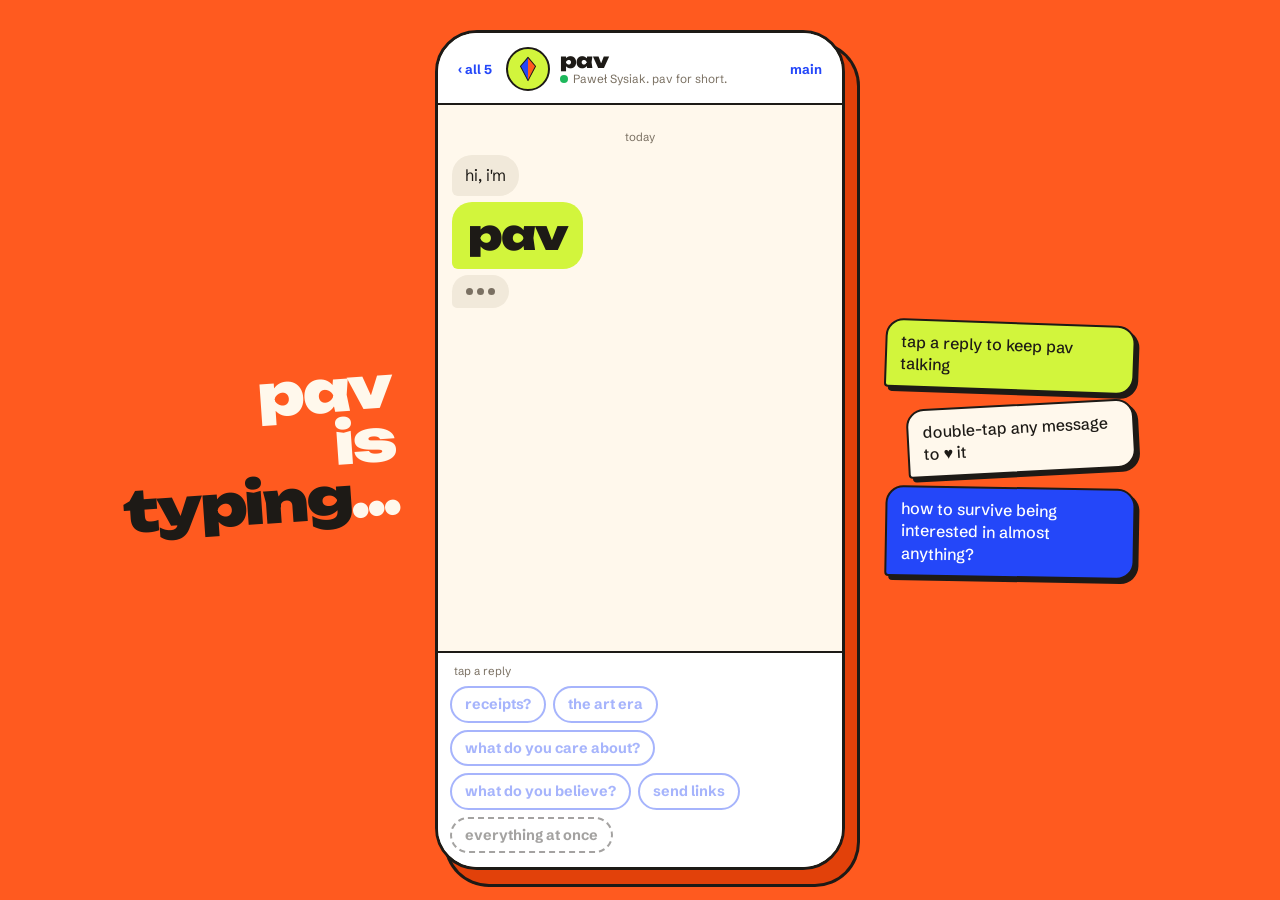
<file: versions/2/index.html>
<!DOCTYPE html>
<html lang="en">
<head>
<meta charset="utf-8">
<meta name="viewport" content="width=device-width, initial-scale=1">
<title>pav is typing…</title>
<meta name="description" content="Paweł Sysiak, pav for short. Designer, writer, art background, interested in almost anything.">
<meta name="theme-color" content="#FF5A1F">
<link rel="icon" href="data:image/svg+xml,%3Csvg xmlns='http://www.w3.org/2000/svg' viewBox='0 0 64 64'%3E%3Cpath d='M8 10h48a6 6 0 0 1 6 6v24a6 6 0 0 1-6 6H28L14 58V46H8a6 6 0 0 1-6-6V16a6 6 0 0 1 6-6z' fill='%232447F9'/%3E%3C/svg%3E">
<link rel="preconnect" href="https://fonts.googleapis.com">
<link rel="preconnect" href="https://fonts.gstatic.com" crossorigin>
<link href="https://fonts.googleapis.com/css2?family=Schibsted+Grotesk:wght@400;500;700&family=Unbounded:wght@600;900&display=swap" rel="stylesheet">
<style>
:root {
  --tang: #FF5A1F;
  --tang-deep: #E2410A;
  --cream: #FFF8EC;
  --bubble: #F1E9DA;
  --ink: #1D1A16;
  --cobalt: #2447F9;
  --lime: #D2F53C;
  --muted: #7A7062;
  --body: "Schibsted Grotesk", "Helvetica Neue", Arial, sans-serif;
  --loud: "Unbounded", "Arial Black", sans-serif;
}
* { box-sizing: border-box; }
html, body { height: 100%; }
body {
  margin: 0;
  overflow: hidden;
  background: var(--tang);
  color: var(--ink);
  font: 400 16px/1.4 var(--body);
}
a { color: inherit; }
a:focus-visible, button:focus-visible { outline: 3px solid var(--cobalt); outline-offset: 2px; }
p, h1, h2, h3, figure { margin: 0; }
img { display: block; max-width: 100%; height: auto; }

.stage {
  height: 100%;
  display: grid;
  grid-template-columns: minmax(0, 1fr) auto minmax(0, 1fr);
  align-items: center;
  gap: 40px;
  padding: 24px;
}
.shout { justify-self: end; text-align: right; color: var(--cream); font: 900 clamp(2.4rem, 4.4vw, 4.4rem)/.95 var(--loud); letter-spacing: -.04em; transform: rotate(-4deg); white-space: nowrap; }
.shout em { font-style: normal; color: var(--ink); }
.shout .dots i { display: inline-block; font-style: normal; animation: hop 1.2s infinite; }
.shout .dots i:nth-child(2) { animation-delay: .15s; }
.shout .dots i:nth-child(3) { animation-delay: .3s; }
.notes { justify-self: start; max-width: 250px; display: grid; gap: 14px; }
.notes p { background: var(--lime); border: 2px solid var(--ink); border-radius: 18px 18px 18px 4px; padding: 10px 14px; font-weight: 500; transform: rotate(2deg); box-shadow: 4px 4px 0 var(--ink); }
.notes p:nth-child(2) { background: var(--cream); transform: rotate(-3deg); margin-left: 22px; }
.notes p:nth-child(3) { background: var(--cobalt); color: #fff; transform: rotate(1deg); }

/* the phone */
.phone {
  width: min(410px, 100vw);
  height: min(840px, calc(100vh - 48px));
  height: min(840px, calc(100dvh - 48px));
  display: flex;
  flex-direction: column;
  background: var(--cream);
  border: 3px solid var(--ink);
  border-radius: 42px;
  box-shadow: 12px 14px 0 var(--tang-deep), 12px 14px 0 3px var(--ink);
  overflow: hidden;
}
.top { display: flex; align-items: center; gap: 10px; padding: 14px 16px 12px; border-bottom: 2px solid var(--ink); background: #fff; }
.back { font: 700 13px/1 var(--body); text-decoration: none; color: var(--cobalt); padding: 8px 4px; white-space: nowrap; }
.avatar { flex: none; width: 44px; height: 44px; border-radius: 50%; background: var(--lime); border: 2px solid var(--ink); display: grid; place-items: center; }
.avatar svg { width: 26px; height: 26px; }
.who { min-width: 0; flex: 1; }
.who h1 { font: 900 1.25rem/1 var(--loud); letter-spacing: -.03em; }
.who p { font-size: .74rem; color: var(--muted); white-space: nowrap; overflow: hidden; text-overflow: ellipsis; }
.who p::before { content: ""; display: inline-block; width: 8px; height: 8px; border-radius: 50%; background: #1EB85C; margin-right: 5px; }

.chat { flex: 1; overflow-y: auto; overscroll-behavior: contain; padding: 16px 14px 8px; display: flex; flex-direction: column; gap: 6px; scroll-behavior: smooth; }
.topic { display: flex; flex-direction: column; gap: 6px; }
.stamp { align-self: center; font-size: .72rem; color: var(--muted); margin: 8px 0 4px; }

.msg {
  position: relative;
  align-self: flex-start;
  max-width: 84%;
  padding: 9px 13px;
  background: var(--bubble);
  border-radius: 20px 20px 20px 6px;
  overflow-wrap: anywhere;
  -webkit-user-select: none;
  user-select: none;
  touch-action: manipulation;
}
.msg a { color: var(--cobalt); font-weight: 700; text-underline-offset: 2px; }
.msg.me { align-self: flex-end; background: var(--cobalt); color: #fff; border-radius: 20px 20px 6px 20px; font-weight: 500; }
.msg.loud { font: 900 2.6rem/1 var(--loud); letter-spacing: -.04em; background: var(--lime); padding: 12px 16px 14px; }
.msg.hot { background: var(--ink); color: var(--cream); font-weight: 700; }
.msg b { font-weight: 700; }
.msg.loved::after { content: "♥"; position: absolute; right: -8px; bottom: -8px; width: 24px; height: 24px; border-radius: 50%; display: grid; place-items: center; font-size: 13px; color: #fff; background: #F0245A; border: 2px solid var(--cream); animation: pop .3s cubic-bezier(.3, 2, .5, 1); }
.msg.me.loved::after { right: auto; left: -8px; }

a.card { display: block; text-decoration: none; padding: 0; overflow: hidden; background: #fff; border: 2px solid var(--ink); width: 84%; }
.card .strip { display: block; padding: 7px 13px 6px; font: 600 .62rem/1 var(--loud); text-transform: uppercase; letter-spacing: .06em; background: var(--lime); border-bottom: 2px solid var(--ink); }
.card:nth-of-type(3n+2) .strip { background: var(--cobalt); color: #fff; }
.card:nth-of-type(3n) .strip { background: var(--tang); }
.card h3 { font: 700 1.05rem/1.2 var(--body); padding: 9px 13px 0; }
.card p { padding: 3px 13px 0; font-size: .92rem; }
.card .go { display: block; padding: 7px 13px 10px; color: var(--cobalt); font-weight: 700; font-size: .88rem; }
.card .go::after { content: " ↗"; }

figure.pic { padding: 5px; width: 84%; }
.pic img { width: 100%; border-radius: 16px 16px 4px 4px; }
.pic figcaption { padding: 6px 8px 4px; font-weight: 700; font-size: .9rem; }
.pic figcaption span { display: block; font-weight: 400; color: var(--muted); font-size: .8rem; }

.linklist { display: grid; gap: 6px; padding: 10px; width: 84%; }
.linklist a { display: flex; justify-content: space-between; gap: 10px; text-decoration: none; padding: 9px 12px; border-radius: 12px; background: #fff; border: 2px solid var(--ink); color: var(--ink); }
.linklist a span { font-weight: 400; color: var(--muted); }

.typing { align-self: flex-start; display: flex; gap: 4px; padding: 13px 14px; background: var(--bubble); border-radius: 20px 20px 20px 6px; }
.typing i { width: 7px; height: 7px; border-radius: 50%; background: var(--muted); animation: hop 1s infinite; }
.typing i:nth-child(2) { animation-delay: .15s; }
.typing i:nth-child(3) { animation-delay: .3s; }
@keyframes hop { 0%, 60%, 100% { transform: translateY(0); } 30% { transform: translateY(-5px); } }
@keyframes pop { from { transform: scale(0); } }
@keyframes rise { from { transform: translateY(10px) scale(.96); opacity: 0; } }
.js .msg.in, .js .stamp.in { animation: rise .28s cubic-bezier(.3, 1.4, .5, 1) both; }

/* with scripting on, the chat is revealed bit by bit */
.js .topic:not(.open) { display: none; }
.js .topic .wait { display: none; }

.replies { border-top: 2px solid var(--ink); background: #fff; padding: 10px 12px 14px; }
.replies p { font-size: .72rem; color: var(--muted); margin: 0 4px 7px; }
.chips { display: flex; flex-wrap: wrap; gap: 7px; }
.chips button {
  font: 700 .9rem/1 var(--body);
  color: var(--cobalt);
  background: #fff;
  border: 2px solid var(--cobalt);
  border-radius: 999px;
  padding: 9px 13px;
  cursor: pointer;
  touch-action: manipulation;
}
.chips button:hover { background: var(--cobalt); color: #fff; }
.chips button.all { color: var(--ink); border-color: var(--ink); border-style: dashed; }
.chips button.all:hover { background: var(--ink); color: #fff; }
.chips button[disabled] { opacity: .4; cursor: default; }
.replies .done { font-size: .9rem; color: var(--ink); margin: 2px 4px; }
.replies .done a { color: var(--cobalt); font-weight: 700; }
html:not(.js) .replies { display: none; }

@media (max-width: 1020px) {
  .stage { grid-template-columns: minmax(0, 1fr); padding: 0; gap: 0; justify-items: center; }
  .shout, .notes { display: none; }
  .phone { width: 100%; max-width: 560px; height: 100vh; height: 100dvh; border-radius: 0; border-width: 0 0 0 0; box-shadow: none; }
}
@media (min-width: 561px) and (max-width: 1020px) {
  .phone { border-width: 0 3px; }
}
@media (prefers-reduced-motion: reduce) {
  .shout .dots i, .typing i, .js .msg.in, .js .stamp.in, .msg.loved::after { animation: none; }
  .chat { scroll-behavior: auto; }
}
</style>
<script>document.documentElement.className = "js";</script>
</head>
<body>

<div class="stage">

  <p class="shout" aria-hidden="true">pav<br>is<br><em>typing</em><span class="dots"><i>.</i><i>.</i><i>.</i></span></p>

  <main class="phone">
    <header class="top">
      <a class="back" href="../../index.html" aria-label="All five versions">‹ all 5</a>
      <div class="avatar" aria-hidden="true"><svg viewBox="-26 -36 52 76"><path d="M0-32 22-6 0 36Z" fill="#FF5A1F"/><path d="M0-32-22-6 0 36Z" fill="#2447F9"/><path d="M0-32 22-6 0 36-22-6Z" fill="none" stroke="#1D1A16" stroke-width="3" stroke-linejoin="round"/></svg></div>
      <div class="who">
        <h1>pav</h1>
        <p>Paweł Sysiak. pav for short.</p>
      </div>
      <a class="back" href="../../index.html">main</a>
    </header>

    <div class="chat" id="chat" role="log" aria-label="Chat with pav">

      <section class="topic open" data-topic="hi">
        <p class="stamp">today</p>
        <p class="msg">hi, i'm</p>
        <p class="msg loud">pav</p>
        <p class="msg"><b>Paweł Sysiak.</b> pav for short.</p>
        <p class="msg">designer. writer. art background. <b>interested in almost anything.</b></p>
      </section>

      <section class="topic" data-topic="short" data-chip="the short version">
        <p class="msg me">the short version, in your own words?</p>
        <p class="msg">My name is Paweł, or pav for short. I learn, write, and am <b>scheming</b> how to improve epistemics and collective coordination using technology.</p>
        <p class="msg">I am currently working at <a href="https://softmax.com">Softmax</a>.</p>
        <p class="msg">I do <a href="https://design.sysiak.com">UI / UX design</a>, wrote <a href="https://medium.com/ai-revolution/ai-revolution-101-8dce1d9cb62d">AI Revolution 101</a> and have a background in <a href="https://www.pawel.world/art">art</a>.</p>
        <p class="msg">I grew up in Poland and live between the US and EU.</p>
      </section>

      <section class="topic" data-topic="receipts" data-chip="receipts?">
        <p class="msg me">receipts? stuff you made and did</p>
        <a class="msg card" href="https://softmax.com"><span class="strip">now</span><h3>Softmax</h3><p>Product design for AI systems.</p><span class="go">softmax.com</span></a>
        <a class="msg card" href="https://design.sysiak.com"><span class="strip">10+ years</span><h3>shipping products</h3><p>Rebuilt the design system at Plume and shaped products reaching 1B+ devices. Also BlackRock.</p><span class="go">see the design work</span></a>
        <a class="msg card" href="https://medium.com/ai-revolution/ai-revolution-101-8dce1d9cb62d"><span class="strip">essay</span><h3>AI Revolution 101</h3><p>In 2016 I squeezed Tim Urban's two-part Wait But Why essay to a third of its length, with their approval, and added new animations. A 35 minute read that reached 160k+ people.</p><span class="go">read it</span></a>
        <a class="msg card" href="https://www.pawel.world/"><span class="strip">wiki</span><h3>pawel.world</h3><p>My personal wiki, live since January 2020. I try to distill the most impactful knowledge: cognitive biases, mental models, well-being, collective coordination.</p><span class="go">get lost in it</span></a>
        <a class="msg card" href="https://pawsys.github.io/pawel-design/coordination/"><span class="strip">coordination</span><h3>helping groups decide</h3><p>Led user research on AI alignment tooling at AI Objectives Institute. Built coordination systems for collective decision-making with Plurality Institute.</p><span class="go">case study</span></a>
        <a class="msg card" href="https://youtu.be/JZ-eSTuf7Ko"><span class="strip">film</span><h3>How Art Works?</h3><p>A serious movie about problems and solutions. A co-created 12 minute film on the art world, global culture and metaphysics. Went viral in the art corner of the internet. 35k+ views.</p><span class="go">watch it</span></a>
        <a class="msg card" href="https://billygallery.super.site/"><span class="strip">gallery</span><h3>Billy Gallery</h3><p>An internet art project I led, exploring how art can exist online. Exhibitions, events, trips, screenings, memes.</p><span class="go">visit Billy</span></a>
        <a class="msg card" href="https://pawsys.github.io/pawel-design/brutu/"><span class="strip">app</span><h3>Brutu timer</h3><p>An iOS timer that burns your money if you leave the app. Stay focused or pay up.</p><span class="go">see the project</span></a>
        <a class="msg card" href="https://sysiak.substack.com/"><span class="strip">writing</span><h3>Substack</h3><p>Every subscription, free or paid, feels v meaningful.</p><span class="go">subscribe</span></a>
      </section>

      <section class="topic" data-topic="art" data-chip="the art era">
        <p class="msg me">wait, the art era?</p>
        <p class="msg hot">with all my heart i believe in art</p>
        <p class="msg">I worked as an artist creating sculptures, installations, and conceptual art. Some of my work lives in the collection of the Museum of Modern Art in Warsaw. I showed in Warsaw, Beirut, Ljubljana and Prague.</p>
        <figure class="msg pic"><img src="../../art/i-believe-in-art-with-all-my-heart.webp" width="1100" height="737" loading="lazy" alt="A yellow football jersey, one long goalkeeper arm, a fishing rod, tights and red boots arranged on a white gallery wall like a figure"><figcaption>I Believe in Art With All My Heart <span>performance, mixed media</span></figcaption></figure>
        <figure class="msg pic"><img src="../../art/every-step-is-moving-me-up.webp" width="735" height="1000" loading="lazy" alt="A sheet of paper with coffee rings, a drawn eye, a red triangle, a small kite on a line and a paintbrush stuck into the paper"><figcaption>Every Step Is Moving Me Up <span>installation, mixed media, 210 x 100 cm</span></figcaption></figure>
        <figure class="msg pic"><img src="../../art/man.webp" width="734" height="1000" loading="lazy" alt="A white gallery with a black floor and an arrangement of a white pedestal, insulation panels, a clothes drier and small objects"><figcaption>Man <span>installation, various materials, 4.5 x 7 m</span></figcaption></figure>
        <figure class="msg pic"><img src="../../art/painting-exhibition.webp" width="1100" height="737" loading="lazy" alt="A large white panel holding a black poster, a grid of photographs, an open book, a CD and small screens, like a tiny exhibition"><figcaption>Painting-exhibition <span>exhibition on canvas, mixed media, 130 x 170 cm</span></figcaption></figure>
        <p class="msg"><a href="https://www.pawel.world/art">see the whole art portfolio</a></p>
      </section>

      <section class="topic" data-topic="values" data-chip="what do you care about?">
        <p class="msg me">what do you care about?</p>
        <p class="msg"><b>overcoming bias.</b> I am sure I suffer from many, especially the mother of all, my-side bias. So pleassssse send feedback.</p>
        <p class="msg"><b>love and fun.</b> I want to be what loves becoming, what laughs, friends and has fun.</p>
        <p class="msg"><b>short.</b> "I am sorry that I didn't have time to write a shorter letter." Pascal said it. I try to distill knowledge into as few words as possible.</p>
        <p class="msg"><b>a peasant's reasoning.</b> A Polish expression: say it in the simplest possible terms. "If you can't explain it simply you don't understand it well enough." That is Richard Feynman's learning method.</p>
        <p class="msg"><b>precise.</b> I will prioritize precision over persuasion.</p>
        <p class="msg"><b>long-term.</b> I try to resist the new and select the knowledge that has a long expiry date.</p>
        <p class="msg"><b>max good.</b> I feel the most meaning when I am in the process, however wiggly, of attempting to create the most positive impact.</p>
        <p class="msg"><b>almost anything.</b> It's tough to "succeed" as a generalist. It's also the most fun.</p>
      </section>

      <section class="topic" data-topic="believe" data-chip="what do you believe?">
        <p class="msg me">ok and what do you believe?</p>
        <p class="msg hot">in my wiki we believe:</p>
        <p class="msg">AI alignment is not the default</p>
        <p class="msg">What we <b>LOVE</b> to do is work on bits that might positively affect the long-run future</p>
        <p class="msg">The impact of various interventions follows a heavy-tailed distribution</p>
        <p class="msg">The question is not can they reason, nor can they talk, but can they suffer</p>
        <p class="msg">All possible views of humanity's future are wild</p>
      </section>

      <section class="topic" data-topic="links" data-chip="send links">
        <p class="msg me">send links</p>
        <p class="msg">ok now go click something</p>
        <div class="msg linklist">
          <a href="https://www.pawel.world/"><b>pawel.world</b> <span>the wiki</span></a>
          <a href="https://design.sysiak.com"><b>design.sysiak.com</b> <span>the design work</span></a>
          <a href="https://sysiak.substack.com/"><b>Substack</b> <span>the essays</span></a>
          <a href="https://medium.com/ai-revolution/ai-revolution-101-8dce1d9cb62d"><b>AI Revolution 101</b> <span>the big one</span></a>
          <a href="https://www.pawel.world/art"><b>art</b> <span>the portfolio</span></a>
          <a href="https://github.com/pawsys"><b>GitHub</b> <span>pawsys</span></a>
          <a href="https://www.linkedin.com/in/sysiak/"><b>LinkedIn</b> <span>say hello</span></a>
        </div>
      </section>

      <section class="topic" data-topic="bye">
        <p class="msg">What truths about myself are people trying to avoid telling me?</p>
        <p class="msg"><a href="https://www.linkedin.com/in/sysiak/">Send feedback.</a></p>
      </section>

    </div>

    <div class="replies" id="replies">
      <p>tap a reply</p>
      <div class="chips" id="chips"></div>
    </div>
  </main>

  <div class="notes" aria-hidden="true">
    <p>tap a reply to keep pav talking</p>
    <p>double-tap any message to ♥ it</p>
    <p>how to survive being interested in almost anything?</p>
  </div>

</div>

<script>
(function () {
  "use strict";
  var calm = window.matchMedia("(prefers-reduced-motion: reduce)").matches;
  var chat = document.getElementById("chat");
  var chips = document.getElementById("chips");
  var replies = document.getElementById("replies");
  var topics = Array.prototype.slice.call(chat.querySelectorAll(".topic[data-chip]"));
  var bye = chat.querySelector('[data-topic="bye"]');
  var busy = false;
  var left = topics.length;

  function bottom() { chat.scrollTop = chat.scrollHeight; }

  // show one topic: its messages arrive one at a time, with a typing bubble in between
  function play(section, instant, done) {
    var items = Array.prototype.slice.call(section.children);
    chat.appendChild(section);
    section.classList.add("open");
    if (instant) { bottom(); if (done) done(); return; }

    items.forEach(function (el) { el.classList.add("wait"); });
    var dots = document.createElement("div");
    dots.className = "typing";
    dots.innerHTML = "<i></i><i></i><i></i>";
    var i = 0;

    function next() {
      dots.remove();
      if (i >= items.length) { if (done) done(); return; }
      var el = items[i++];
      el.classList.remove("wait");
      el.classList.add("in");
      bottom();
      if (i >= items.length) { if (done) done(); return; }
      var mine = el.classList.contains("me");
      section.appendChild(dots);
      bottom();
      setTimeout(next, mine ? 650 : Math.min(950, 380 + el.textContent.length * 4));
    }
    next();
  }

  function finish() {
    left--;
    busy = false;
    setChips(false);
    if (left === 0) {
      replies.innerHTML = '<p class="done">that is everything. <a href="https://www.linkedin.com/in/sysiak/">Send feedback.</a></p>';
      busy = true;
      setTimeout(function () { play(bye, calm, null); }, calm ? 0 : 500);
    }
  }

  function setChips(off) {
    Array.prototype.forEach.call(chips.children, function (b) { b.disabled = off; });
  }

  function everything() {
    topics.forEach(function (t) { if (!t.classList.contains("open")) play(t, true); });
    play(bye, true);
    chips.innerHTML = "";
    replies.innerHTML = '<p class="done">that is everything. <a href="https://www.linkedin.com/in/sysiak/">Send feedback.</a></p>';
    chat.scrollTop = 0;
  }

  topics.forEach(function (section) {
    var b = document.createElement("button");
    b.type = "button";
    b.textContent = section.getAttribute("data-chip");
    b.addEventListener("click", function () {
      if (busy) return;
      busy = true;
      b.remove();
      setChips(true);
      play(section, calm, finish);
    });
    chips.appendChild(b);
  });

  var all = document.createElement("button");
  all.type = "button";
  all.className = "all";
  all.textContent = "everything at once";
  all.addEventListener("click", function () { if (!busy) everything(); });
  chips.appendChild(all);

  // double-tap a message to heart it
  chat.addEventListener("dblclick", function (e) {
    var m = e.target.closest(".msg");
    if (m) { m.classList.toggle("loved"); e.preventDefault(); }
  });

  if (location.hash === "#all") {
    everything();
  } else {
    var hi = chat.querySelector('[data-topic="hi"]');
    busy = true;
    setChips(true);
    // the intro and the short version play on their own, the rest is up to you
    var first = topics[0];
    chips.firstChild.remove();
    play(hi, calm, function () {
      setTimeout(function () { play(first, calm, finish); }, calm ? 0 : 700);
    });
  }
})();
</script>
</body>
</html>
</file>
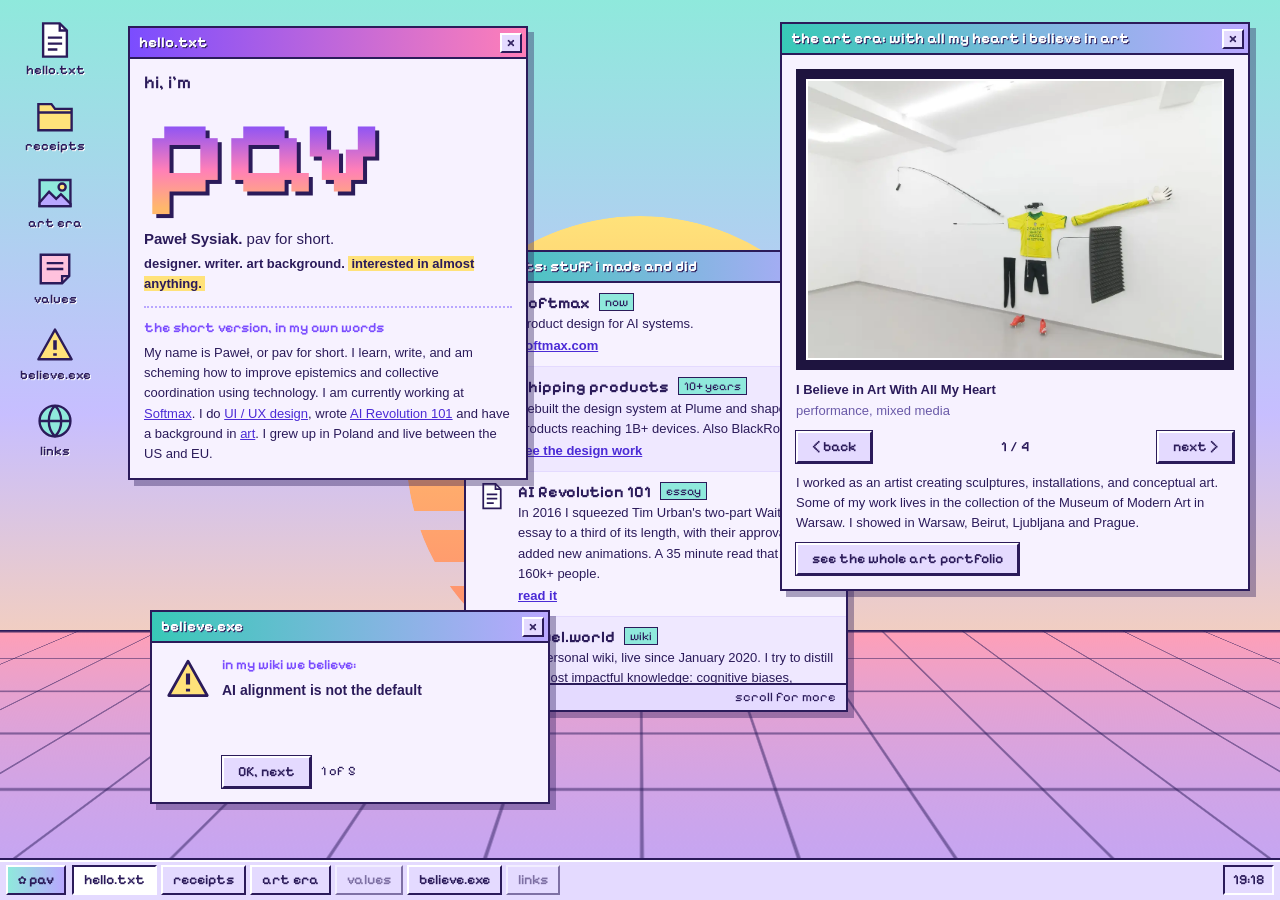
<file: versions/3/index.html>
<!DOCTYPE html>
<html lang="en">
<head>
<meta charset="utf-8">
<meta name="viewport" content="width=device-width, initial-scale=1">
<title>pavOS ✿ Paweł Sysiak</title>
<meta name="description" content="Paweł Sysiak, pav for short. Designer, writer, art background, interested in almost anything.">
<meta name="theme-color" content="#8FE9DC">
<link rel="icon" href="data:image/svg+xml,%3Csvg xmlns='http://www.w3.org/2000/svg' viewBox='0 0 64 64'%3E%3Crect x='4' y='8' width='56' height='48' fill='%23F7F2FF' stroke='%232B1B5A' stroke-width='4'/%3E%3Crect x='4' y='8' width='56' height='14' fill='%2338C9B7' stroke='%232B1B5A' stroke-width='4'/%3E%3C/svg%3E">
<link rel="preconnect" href="https://fonts.googleapis.com">
<link rel="preconnect" href="https://fonts.gstatic.com" crossorigin>
<link href="https://fonts.googleapis.com/css2?family=Pixelify+Sans:wght@400;600;700&display=swap" rel="stylesheet">
<style>
:root {
  --ink: #2B1B5A;
  --teal: #8FE9DC;
  --teal-deep: #38C9B7;
  --lav: #B9A7FF;
  --peach: #FFD3AE;
  --coral: #FF8370;
  --sun: #FFE27A;
  --win: #F7F2FF;
  --face: #E4DAFF;
  --px: "Pixelify Sans", "Courier New", monospace;
  --body: Verdana, Geneva, Tahoma, sans-serif;
}
* { box-sizing: border-box; }
html { -webkit-text-size-adjust: 100%; }
body {
  margin: 0;
  color: var(--ink);
  font: 13px/1.55 var(--body);
  background: linear-gradient(180deg, var(--teal) 0%, #C7BEFF 46%, var(--peach) 78%, #FFB7A1 100%) fixed;
  overflow-x: hidden;
}
a { color: #4B2BD6; }
a:hover { color: var(--coral); }
a:focus-visible, button:focus-visible { outline: 2px dashed var(--ink); outline-offset: 2px; }
p, h1, h2, h3, ul, figure { margin: 0; }
img { display: block; max-width: 100%; height: auto; }
button { font: inherit; color: inherit; cursor: pointer; }

/* wallpaper: a striped sun over a grid floor */
.sunset { position: fixed; inset: 0; z-index: 0; overflow: hidden; pointer-events: none; }
.sunset .sun {
  position: absolute; left: 50%; bottom: 24vh; width: min(52vh, 70vw); aspect-ratio: 1; transform: translateX(-50%);
  border-radius: 50%;
  background: linear-gradient(180deg, var(--sun) 0%, #FFB86B 45%, var(--coral) 100%);
  -webkit-mask: linear-gradient(180deg, #000 0 52%, transparent 52% 55%, #000 55% 63%, transparent 63% 67%, #000 67% 74%, transparent 74% 79%, #000 79% 85%, transparent 85% 91%, #000 91% 95%, transparent 95%);
  mask: linear-gradient(180deg, #000 0 52%, transparent 52% 55%, #000 55% 63%, transparent 63% 67%, #000 67% 74%, transparent 74% 79%, #000 79% 85%, transparent 85% 91%, #000 91% 95%, transparent 95%);
}
.sunset .floor {
  position: absolute; left: -50%; right: -50%; bottom: 0; height: 30vh;
  background:
    repeating-linear-gradient(90deg, rgba(43, 27, 90, .5) 0 2px, transparent 2px 80px),
    repeating-linear-gradient(180deg, rgba(43, 27, 90, .5) 0 2px, transparent 2px 44px),
    linear-gradient(180deg, #FF9FB6, #B9A7FF);
  transform: perspective(380px) rotateX(58deg);
  transform-origin: 50% 0;
  border-top: 3px solid var(--ink);
}

.desk { position: relative; z-index: 1; min-height: 100vh; min-height: 100dvh; padding: 14px 12px 64px; }

/* desktop icons */
.icons { display: flex; flex-wrap: wrap; gap: 6px 4px; margin-bottom: 12px; }
.icons button { width: 82px; background: none; border: 1px dotted transparent; padding: 6px 2px; display: grid; justify-items: center; gap: 4px; font: 600 13px/1.1 var(--px); text-shadow: 1px 1px 0 #fff; }
.icons button:hover, .icons button:focus-visible { border-color: var(--ink); background: rgba(255, 255, 255, .35); }
.icons svg { width: 38px; height: 38px; }

/* windows */
.win { background: var(--win); border: 2px solid var(--ink); box-shadow: 6px 6px 0 rgba(43, 27, 90, .38); margin-bottom: 18px; display: flex; flex-direction: column; }
.bar {
  display: flex; align-items: center; gap: 8px; padding: 4px 4px 4px 9px;
  font: 700 15px/1 var(--px); color: #fff; text-shadow: 1px 1px 0 var(--ink);
  background: linear-gradient(90deg, var(--teal-deep), var(--lav));
  border-bottom: 2px solid var(--ink);
  touch-action: none; user-select: none; -webkit-user-select: none;
}
.win.front .bar { background: linear-gradient(90deg, #7B4DFF, #FF7FB8); }
.bar span { flex: 1; white-space: nowrap; overflow: hidden; text-overflow: ellipsis; padding: 3px 0; }
.bar button { flex: none; width: 22px; height: 20px; padding: 0; font: 700 13px/1 var(--px); color: var(--ink); background: var(--face); border: 2px solid; border-color: #fff var(--ink) var(--ink) #fff; }
.bar button:active { border-color: var(--ink) #fff #fff var(--ink); }
.pane { padding: 14px; overflow: auto; min-height: 0; }
.pane.flush { padding: 0; }

.btn { display: inline-block; text-decoration: none; font: 600 14px/1 var(--px); color: var(--ink); padding: 7px 14px; background: var(--face); border: 2px solid; border-color: #fff var(--ink) var(--ink) #fff; box-shadow: 0 0 0 1px var(--ink); }
.btn:hover { background: var(--sun); color: var(--ink); }
.btn:active { border-color: var(--ink) #fff #fff var(--ink); }

/* hello.txt */
.hello { font: 600 18px/1 var(--px); }
.name {
  font: 700 clamp(5.4rem, 24vw, 8.5rem)/.8 var(--px);
  letter-spacing: -.02em;
  background: linear-gradient(180deg, #7B4DFF 20%, #FF7FB8 60%, #FFB86B 90%);
  -webkit-background-clip: text; background-clip: text; color: transparent;
  filter: drop-shadow(4px 4px 0 var(--ink));
  padding-bottom: .14em;
  margin: 2px 0 6px;
}
.aka { font-size: 15px; }
.pitch { font-weight: bold; margin-top: 4px; }
.pitch mark { background: var(--sun); color: inherit; padding: 0 3px; }
.rule { border: 0; border-top: 2px dotted var(--lav); margin: 12px 0; }
.sub { font: 600 14px/1.2 var(--px); color: #7B4DFF; margin-bottom: 6px; }

/* receipts as a file list */
.files { list-style: none; padding: 0; }
.files li { display: grid; grid-template-columns: 30px minmax(0, 1fr); gap: 2px 10px; padding: 10px 12px; border-bottom: 1px solid var(--face); }
.files li:nth-child(even) { background: #EFE8FF; }
.files svg { width: 28px; height: 28px; grid-row: span 3; }
.files h3 { font: 700 16px/1.2 var(--px); }
.files h3 small { font: 400 12px/1 var(--px); background: var(--teal); border: 1px solid var(--ink); padding: 1px 5px; margin-left: 6px; vertical-align: 2px; white-space: nowrap; }
.files a { justify-self: start; font-weight: bold; }
.status { display: flex; gap: 14px; justify-content: space-between; padding: 4px 10px; font: 400 13px/1.3 var(--px); border-top: 2px solid var(--ink); background: var(--face); }

/* art viewer */
.viewer { background: #1E143F; display: grid; place-items: center; padding: 10px; }
.viewer img { max-height: 300px; width: auto; border: 2px solid #fff; }
.cap { font-weight: bold; margin-top: 10px; }
.cap span { display: block; font-weight: normal; color: #6A5AA8; }
.ctl { display: flex; align-items: center; gap: 8px; margin: 10px 0; font: 600 14px/1 var(--px); }
.ctl output { flex: 1; text-align: center; }
html:not(.js) .ctl { display: none; }
.stack figure + figure { margin-top: 14px; }
.js .stack figure:not(.on) { display: none; }

/* values as notes */
.notes { display: grid; grid-template-columns: repeat(auto-fit, minmax(190px, 1fr)); gap: 10px; }
.notes article { padding: 10px; background: var(--sun); border: 1px solid var(--ink); box-shadow: 3px 3px 0 rgba(43, 27, 90, .25); }
.notes article:nth-child(3n+2) { background: var(--teal); }
.notes article:nth-child(3n) { background: #FFC2DD; }
.notes h3 { font: 700 15px/1.2 var(--px); margin-bottom: 3px; }

/* believe.exe */
.dialog { display: grid; grid-template-columns: 44px minmax(0, 1fr); gap: 12px; align-items: start; }
.dialog svg { width: 44px; height: 44px; }
.dialog ul { list-style: none; padding: 0; margin-top: 6px; display: grid; gap: 8px; font-weight: bold; font-size: 14px; }
.js .dialog li:not(.on) { display: none; }
.js .dialog li { min-height: 4.7em; }
.dialog .row { display: flex; align-items: center; gap: 10px; margin-top: 10px; font: 400 13px/1 var(--px); }
html:not(.js) .dialog .row { display: none; }

/* links */
.shortcuts { list-style: none; padding: 0; display: grid; gap: 6px; }
.shortcuts a { display: flex; justify-content: space-between; gap: 10px; padding: 7px 9px; text-decoration: none; border: 1px solid transparent; font-weight: bold; }
.shortcuts a:hover { border: 1px dotted var(--ink); background: var(--sun); color: var(--ink); }
.shortcuts span { font-weight: normal; color: #6A5AA8; }
.ask { margin-top: 12px; padding-top: 10px; border-top: 2px dotted var(--lav); }

/* taskbar */
.task { position: fixed; z-index: 9000; left: 0; right: 0; bottom: 0; display: flex; align-items: center; gap: 6px; padding: 5px 6px; background: var(--face); border-top: 2px solid var(--ink); box-shadow: inset 0 2px 0 #fff; font: 600 14px/1 var(--px); }
.task button, .task a.tb { flex: none; padding: 6px 10px; background: var(--face); border: 2px solid; border-color: #fff var(--ink) var(--ink) #fff; color: var(--ink); text-decoration: none; white-space: nowrap; }
.task .start { font-weight: 700; background: linear-gradient(90deg, var(--teal), var(--lav)); }
.task .tabs { display: flex; gap: 4px; flex: 1; min-width: 0; overflow: hidden; }
.task .tabs button { min-width: 0; overflow: hidden; text-overflow: ellipsis; flex: 0 1 auto; }
.task .tabs button.on { border-color: var(--ink) #fff #fff var(--ink); background: #fff; }
.task time { flex: none; padding: 6px 8px; border: 2px solid; border-color: var(--ink) #fff #fff var(--ink); }
.menu { position: fixed; z-index: 9001; left: 6px; bottom: 44px; width: 220px; background: var(--win); border: 2px solid var(--ink); box-shadow: 6px 6px 0 rgba(43, 27, 90, .38); padding: 6px; display: none; font: 600 15px/1 var(--px); }
.menu.open { display: grid; gap: 2px; }
.menu a { padding: 9px 10px; text-decoration: none; color: var(--ink); }
.menu a:hover { background: #7B4DFF; color: #fff; }
.menu p { font: 400 12px/1.3 var(--px); padding: 6px 10px; border-top: 2px dotted var(--lav); margin-top: 4px; }

/* phones: everything stacks into one column of windows */
@media (max-width: 899px) {
  .task .tabs { visibility: hidden; }
  .bar .x { display: none; }
  .pane { max-height: none !important; }
}

/* big screens: a real desktop, drag things around */
@media (min-width: 900px) {
  body { overflow: hidden; }
  .desk { height: 100vh; padding: 0; }
  .icons { position: absolute; left: 14px; top: 14px; width: 90px; flex-direction: column; margin: 0; }
  .win { position: absolute; margin: 0; left: var(--x); top: var(--y); width: var(--w); max-height: calc(100vh - 60px); }
  .win.closed { display: none; }
  .bar { cursor: grab; }
  .win.drag .bar { cursor: grabbing; }
  #w-hello { --x: 128px; --y: 26px; --w: 400px; }
  #w-art { --x: calc(100vw - 500px); --y: 22px; --w: 470px; }
  #w-receipts { --x: calc(50vw - 176px); --y: 250px; --w: 384px; }
  #w-receipts .pane { max-height: min(400px, calc(100vh - 380px)); }
  #w-believe { --x: 150px; --y: calc(100vh - 290px); --w: 400px; }
  #w-values { --x: calc(50vw - 330px); --y: 70px; --w: 660px; }
  #w-values .pane { max-height: calc(100vh - 200px); }
  #w-links { --x: calc(100vw - 420px); --y: calc(100vh - 470px); --w: 360px; }
}
@media (min-width: 900px) and (max-height: 760px) {
  .viewer img { max-height: 200px; }
  #w-hello .pane { max-height: calc(100vh - 110px); }
}
</style>
<script>document.documentElement.className = "js";</script>
</head>
<body>

<div class="sunset" aria-hidden="true"><div class="sun"></div><div class="floor"></div></div>

<svg width="0" height="0" style="position:absolute" aria-hidden="true">
  <symbol id="i-doc" viewBox="0 0 32 32"><path d="M6 2h14l6 6v22H6z" fill="#fff" stroke="#2B1B5A" stroke-width="2"/><path d="M20 2v6h6M10 14h12M10 19h12M10 24h8" fill="none" stroke="#2B1B5A" stroke-width="2"/></symbol>
  <symbol id="i-folder" viewBox="0 0 32 32"><path d="M2 6h11l3 4h14v18H2z" fill="#FFE27A" stroke="#2B1B5A" stroke-width="2"/><path d="M2 13h28" stroke="#2B1B5A" stroke-width="2"/></symbol>
  <symbol id="i-pic" viewBox="0 0 32 32"><path d="M3 5h26v22H3z" fill="#8FE9DC" stroke="#2B1B5A" stroke-width="2"/><circle cx="22" cy="11" r="3" fill="#FFE27A" stroke="#2B1B5A" stroke-width="2"/><path d="M3 24l8-9 6 6 4-4 8 8v2H3z" fill="#B9A7FF" stroke="#2B1B5A" stroke-width="2"/></symbol>
  <symbol id="i-note" viewBox="0 0 32 32"><path d="M4 4h24v18l-6 6H4z" fill="#FFC2DD" stroke="#2B1B5A" stroke-width="2"/><path d="M28 22h-6v6M9 11h14M9 16h14" fill="none" stroke="#2B1B5A" stroke-width="2"/></symbol>
  <symbol id="i-bang" viewBox="0 0 32 32"><path d="M16 3l14 25H2z" fill="#FFE27A" stroke="#2B1B5A" stroke-width="2" stroke-linejoin="round"/><path d="M16 12v8M16 23v2" stroke="#2B1B5A" stroke-width="3"/></symbol>
  <symbol id="i-web" viewBox="0 0 32 32"><circle cx="16" cy="16" r="13" fill="#8FE9DC" stroke="#2B1B5A" stroke-width="2"/><path d="M3 16h26M16 3c-7 7-7 19 0 26M16 3c7 7 7 19 0 26" fill="none" stroke="#2B1B5A" stroke-width="2"/></symbol>
</svg>

<div class="desk" id="desk">

  <nav class="icons" aria-label="Open a window">
    <button type="button" data-open="w-hello"><svg><use href="#i-doc"/></svg>hello.txt</button>
    <button type="button" data-open="w-receipts"><svg><use href="#i-folder"/></svg>receipts</button>
    <button type="button" data-open="w-art"><svg><use href="#i-pic"/></svg>art era</button>
    <button type="button" data-open="w-values"><svg><use href="#i-note"/></svg>values</button>
    <button type="button" data-open="w-believe"><svg><use href="#i-bang"/></svg>believe.exe</button>
    <button type="button" data-open="w-links"><svg><use href="#i-web"/></svg>links</button>
  </nav>

  <section class="win" id="w-hello" data-title="hello.txt">
    <div class="bar"><span>hello.txt</span><button type="button" class="x" aria-label="Close hello.txt">x</button></div>
    <div class="pane">
      <p class="hello">hi, i'm</p>
      <h1 class="name">pav</h1>
      <p class="aka"><b>Paweł Sysiak.</b> pav for short.</p>
      <p class="pitch">designer. writer. art background. <mark>interested in almost anything.</mark></p>
      <hr class="rule">
      <p class="sub">the short version, in my own words</p>
      <p>My name is Paweł, or pav for short. I learn, write, and am scheming how to improve epistemics and collective coordination using technology. I am currently working at <a href="https://softmax.com">Softmax</a>. I do <a href="https://design.sysiak.com">UI / UX design</a>, wrote <a href="https://medium.com/ai-revolution/ai-revolution-101-8dce1d9cb62d">AI Revolution 101</a> and have a background in <a href="https://www.pawel.world/art">art</a>. I grew up in Poland and live between the US and EU.</p>
    </div>
  </section>

  <section class="win" id="w-receipts" data-title="receipts">
    <div class="bar"><span>receipts: stuff i made and did</span><button type="button" class="x" aria-label="Close receipts">x</button></div>
    <div class="pane flush">
      <ul class="files">
        <li><svg><use href="#i-web"/></svg><h3>Softmax <small>now</small></h3><p>Product design for AI systems.</p><a href="https://softmax.com">softmax.com</a></li>
        <li><svg><use href="#i-folder"/></svg><h3>shipping products <small>10+ years</small></h3><p>Rebuilt the design system at Plume and shaped products reaching 1B+ devices. Also BlackRock.</p><a href="https://design.sysiak.com">see the design work</a></li>
        <li><svg><use href="#i-doc"/></svg><h3>AI Revolution 101 <small>essay</small></h3><p>In 2016 I squeezed Tim Urban's two-part Wait But Why essay to a third of its length, with their approval, and added new animations. A 35 minute read that reached 160k+ people.</p><a href="https://medium.com/ai-revolution/ai-revolution-101-8dce1d9cb62d">read it</a></li>
        <li><svg><use href="#i-web"/></svg><h3>pawel.world <small>wiki</small></h3><p>My personal wiki, live since January 2020. I try to distill the most impactful knowledge: cognitive biases, mental models, well-being, collective coordination.</p><a href="https://www.pawel.world/">get lost in it</a></li>
        <li><svg><use href="#i-folder"/></svg><h3>helping groups decide <small>coordination</small></h3><p>Led user research on AI alignment tooling at AI Objectives Institute. Built coordination systems for collective decision-making with Plurality Institute.</p><a href="https://pawsys.github.io/pawel-design/coordination/">case study</a></li>
        <li><svg><use href="#i-pic"/></svg><h3>How Art Works? <small>film</small></h3><p>A serious movie about problems and solutions. A co-created 12 minute film on the art world, global culture and metaphysics. Went viral in the art corner of the internet. 35k+ views.</p><a href="https://youtu.be/JZ-eSTuf7Ko">watch it</a></li>
        <li><svg><use href="#i-pic"/></svg><h3>Billy Gallery <small>gallery</small></h3><p>An internet art project I led, exploring how art can exist online. Exhibitions, events, trips, screenings, memes.</p><a href="https://billygallery.super.site/">visit Billy</a></li>
        <li><svg><use href="#i-bang"/></svg><h3>Brutu timer <small>app</small></h3><p>An iOS timer that burns your money if you leave the app. Stay focused or pay up.</p><a href="https://pawsys.github.io/pawel-design/brutu/">see the project</a></li>
        <li><svg><use href="#i-note"/></svg><h3>Substack <small>writing</small></h3><p>Every subscription, free or paid, feels v meaningful.</p><a href="https://sysiak.substack.com/">subscribe</a></li>
      </ul>
    </div>
    <div class="status"><span>9 items</span><span>scroll for more</span></div>
  </section>

  <section class="win" id="w-art" data-title="art era">
    <div class="bar"><span>the art era: with all my heart i believe in art</span><button type="button" class="x" aria-label="Close art era">x</button></div>
    <div class="pane">
      <div class="stack" id="stack">
        <figure class="on"><div class="viewer"><img src="../../art/i-believe-in-art-with-all-my-heart.webp" width="1100" height="737" alt="A yellow football jersey, one long goalkeeper arm, a fishing rod, tights and red boots arranged on a white gallery wall like a figure"></div><figcaption class="cap">I Believe in Art With All My Heart <span>performance, mixed media</span></figcaption></figure>
        <figure><div class="viewer"><img src="../../art/every-step-is-moving-me-up.webp" width="735" height="1000" loading="lazy" alt="A sheet of paper with coffee rings, a drawn eye, a red triangle, a small kite on a line and a paintbrush stuck into the paper"></div><figcaption class="cap">Every Step Is Moving Me Up <span>installation, mixed media, 210 x 100 cm</span></figcaption></figure>
        <figure><div class="viewer"><img src="../../art/man.webp" width="734" height="1000" loading="lazy" alt="A white gallery with a black floor and an arrangement of a white pedestal, insulation panels, a clothes drier and small objects"></div><figcaption class="cap">Man <span>installation, various materials, 4.5 x 7 m</span></figcaption></figure>
        <figure><div class="viewer"><img src="../../art/painting-exhibition.webp" width="1100" height="737" loading="lazy" alt="A large white panel holding a black poster, a grid of photographs, an open book, a CD and small screens, like a tiny exhibition"></div><figcaption class="cap">Painting-exhibition <span>exhibition on canvas, mixed media, 130 x 170 cm</span></figcaption></figure>
      </div>
      <div class="ctl"><button type="button" class="btn" id="prev">&lt; back</button><output id="pos">1 / 4</output><button type="button" class="btn" id="next">next &gt;</button></div>
      <p>I worked as an artist creating sculptures, installations, and conceptual art. Some of my work lives in the collection of the Museum of Modern Art in Warsaw. I showed in Warsaw, Beirut, Ljubljana and Prague.</p>
      <p style="margin-top:10px"><a class="btn" href="https://www.pawel.world/art">see the whole art portfolio</a></p>
    </div>
  </section>

  <section class="win closed" id="w-values" data-title="values">
    <div class="bar"><span>values + directions: the stuff i care about</span><button type="button" class="x" aria-label="Close values">x</button></div>
    <div class="pane notes">
      <article><h3>overcoming bias</h3><p>I am sure I suffer from many, especially the mother of all, my-side bias. So pleassssse send feedback.</p></article>
      <article><h3>love and fun</h3><p>I want to be what loves becoming, what laughs, friends and has fun.</p></article>
      <article><h3>short</h3><p>"I am sorry that I didn't have time to write a shorter letter." Pascal said it. I try to distill knowledge into as few words as possible.</p></article>
      <article><h3>a peasant's reasoning</h3><p>A Polish expression: say it in the simplest possible terms. "If you can't explain it simply you don't understand it well enough." That is Richard Feynman's learning method.</p></article>
      <article><h3>precise</h3><p>I will prioritize precision over persuasion.</p></article>
      <article><h3>long-term</h3><p>I try to resist the new and select the knowledge that has a long expiry date.</p></article>
      <article><h3>max good</h3><p>I feel the most meaning when I am in the process, however wiggly, of attempting to create the most positive impact.</p></article>
      <article><h3>almost anything</h3><p>It's tough to "succeed" as a generalist. It's also the most fun.</p></article>
    </div>
  </section>

  <section class="win" id="w-believe" data-title="believe.exe">
    <div class="bar"><span>believe.exe</span><button type="button" class="x" aria-label="Close believe.exe">x</button></div>
    <div class="pane">
      <div class="dialog">
        <svg><use href="#i-bang"/></svg>
        <div>
          <p class="sub">in my wiki we believe:</p>
          <ul id="creed">
            <li class="on">AI alignment is not the default</li>
            <li>What we LOVE to do is work on bits that might positively affect the long-run future</li>
            <li>The impact of various interventions follows a heavy-tailed distribution</li>
            <li>The question is not can they reason, nor can they talk, but can they suffer</li>
            <li>All possible views of humanity's future are wild</li>
          </ul>
          <div class="row"><button type="button" class="btn" id="ok">OK, next</button><span id="creedpos">1 of 5</span></div>
        </div>
      </div>
    </div>
  </section>

  <section class="win closed" id="w-links" data-title="links">
    <div class="bar"><span>ok now go click something</span><button type="button" class="x" aria-label="Close links">x</button></div>
    <div class="pane">
      <ul class="shortcuts">
        <li><a href="https://www.pawel.world/">pawel.world <span>the wiki</span></a></li>
        <li><a href="https://design.sysiak.com">design.sysiak.com <span>the design work</span></a></li>
        <li><a href="https://sysiak.substack.com/">Substack <span>the essays</span></a></li>
        <li><a href="https://medium.com/ai-revolution/ai-revolution-101-8dce1d9cb62d">AI Revolution 101 <span>the big one</span></a></li>
        <li><a href="https://www.pawel.world/art">art <span>the portfolio</span></a></li>
        <li><a href="https://github.com/pawsys">GitHub <span>pawsys</span></a></li>
        <li><a href="https://www.linkedin.com/in/sysiak/">LinkedIn <span>say hello</span></a></li>
      </ul>
      <p class="ask">What truths about myself are people trying to avoid telling me? <a href="https://www.linkedin.com/in/sysiak/">Send feedback.</a></p>
    </div>
  </section>

</div>

<div class="menu" id="menu">
  <a href="../../index.html">all five versions</a>
  <a href="../../index.html">back to the main page</a>
  <a href="https://www.linkedin.com/in/sysiak/">Send feedback.</a>
  <p>pavOS. drag the windows by their title bars.</p>
</div>

<div class="task">
  <button type="button" class="start" id="start" aria-expanded="false" aria-controls="menu">✿ pav</button>
  <div class="tabs" id="tabs"></div>
  <time id="clock" aria-label="Your local time">--:--</time>
</div>
<noscript><p style="position:relative;z-index:2;padding:0 12px 70px"><a href="../../index.html">all five versions</a> · <a href="../../index.html">back to the main page</a></p></noscript>

<script>
(function () {
  "use strict";
  var wide = window.matchMedia("(min-width: 900px)");
  var wins = Array.prototype.slice.call(document.querySelectorAll(".win"));
  var tabs = document.getElementById("tabs");
  var z = 10;

  function front(w) {
    wins.forEach(function (o) { o.classList.remove("front"); });
    w.classList.add("front");
    w.style.zIndex = ++z;
    sync();
  }
  function sync() {
    wins.forEach(function (w) {
      w.tab.classList.toggle("on", !w.classList.contains("closed") && w.classList.contains("front"));
      w.tab.style.opacity = w.classList.contains("closed") ? ".55" : "1";
    });
  }
  function open(w) {
    w.classList.remove("closed");
    front(w);
    if (!wide.matches) w.scrollIntoView({ block: "start" });
  }

  wins.forEach(function (w) {
    var bar = w.querySelector(".bar");
    var tab = document.createElement("button");
    tab.type = "button";
    tab.textContent = w.getAttribute("data-title");
    tab.addEventListener("click", function () {
      if (!w.classList.contains("closed") && w.classList.contains("front")) { w.classList.add("closed"); sync(); }
      else open(w);
    });
    tabs.appendChild(tab);
    w.tab = tab;

    w.addEventListener("pointerdown", function () { front(w); });
    w.querySelector(".x").addEventListener("click", function (e) { e.stopPropagation(); w.classList.add("closed"); w.classList.remove("front"); sync(); });

    // drag by the title bar (big screens only)
    var sx, sy, ox, oy, on = false;
    bar.addEventListener("pointerdown", function (e) {
      if (!wide.matches || e.target.closest("button")) return;
      var r = w.getBoundingClientRect();
      on = true; sx = e.clientX; sy = e.clientY; ox = r.left; oy = r.top;
      w.classList.add("drag");
      try { bar.setPointerCapture(e.pointerId); } catch (err) { /* nothing to capture */ }
    });
    bar.addEventListener("pointermove", function (e) {
      if (!on) return;
      var x = Math.max(-w.offsetWidth + 80, Math.min(window.innerWidth - 80, ox + e.clientX - sx));
      var y = Math.max(0, Math.min(window.innerHeight - 80, oy + e.clientY - sy));
      w.style.left = x + "px";
      w.style.top = y + "px";
    });
    function drop() { on = false; w.classList.remove("drag"); }
    bar.addEventListener("pointerup", drop);
    bar.addEventListener("pointercancel", drop);
  });

  Array.prototype.forEach.call(document.querySelectorAll("[data-open]"), function (b) {
    b.addEventListener("click", function () { open(document.getElementById(b.getAttribute("data-open"))); });
  });
  front(document.getElementById("w-hello"));

  // art viewer
  var pics = document.querySelectorAll("#stack figure"), at = 0, pos = document.getElementById("pos");
  function show(n) {
    at = (n + pics.length) % pics.length;
    Array.prototype.forEach.call(pics, function (f, i) { f.classList.toggle("on", i === at); });
    pos.textContent = (at + 1) + " / " + pics.length;
  }
  document.getElementById("prev").addEventListener("click", function () { show(at - 1); });
  document.getElementById("next").addEventListener("click", function () { show(at + 1); });

  // believe.exe: one belief per click
  var creed = document.querySelectorAll("#creed li"), c = 0, cpos = document.getElementById("creedpos");
  document.getElementById("ok").addEventListener("click", function () {
    c = (c + 1) % creed.length;
    Array.prototype.forEach.call(creed, function (li, i) { li.classList.toggle("on", i === c); });
    cpos.textContent = (c + 1) + " of " + creed.length;
  });

  // start menu
  var start = document.getElementById("start"), menu = document.getElementById("menu");
  start.addEventListener("click", function (e) {
    e.stopPropagation();
    start.setAttribute("aria-expanded", String(menu.classList.toggle("open")));
  });
  document.addEventListener("click", function (e) {
    if (!e.target.closest("#menu")) { menu.classList.remove("open"); start.setAttribute("aria-expanded", "false"); }
  });

  // clock
  var clock = document.getElementById("clock");
  function tick() {
    var d = new Date();
    clock.textContent = ("0" + d.getHours()).slice(-2) + ":" + ("0" + d.getMinutes()).slice(-2);
  }
  tick();
  setInterval(tick, 20000);
})();
</script>
</body>
</html>
</file>
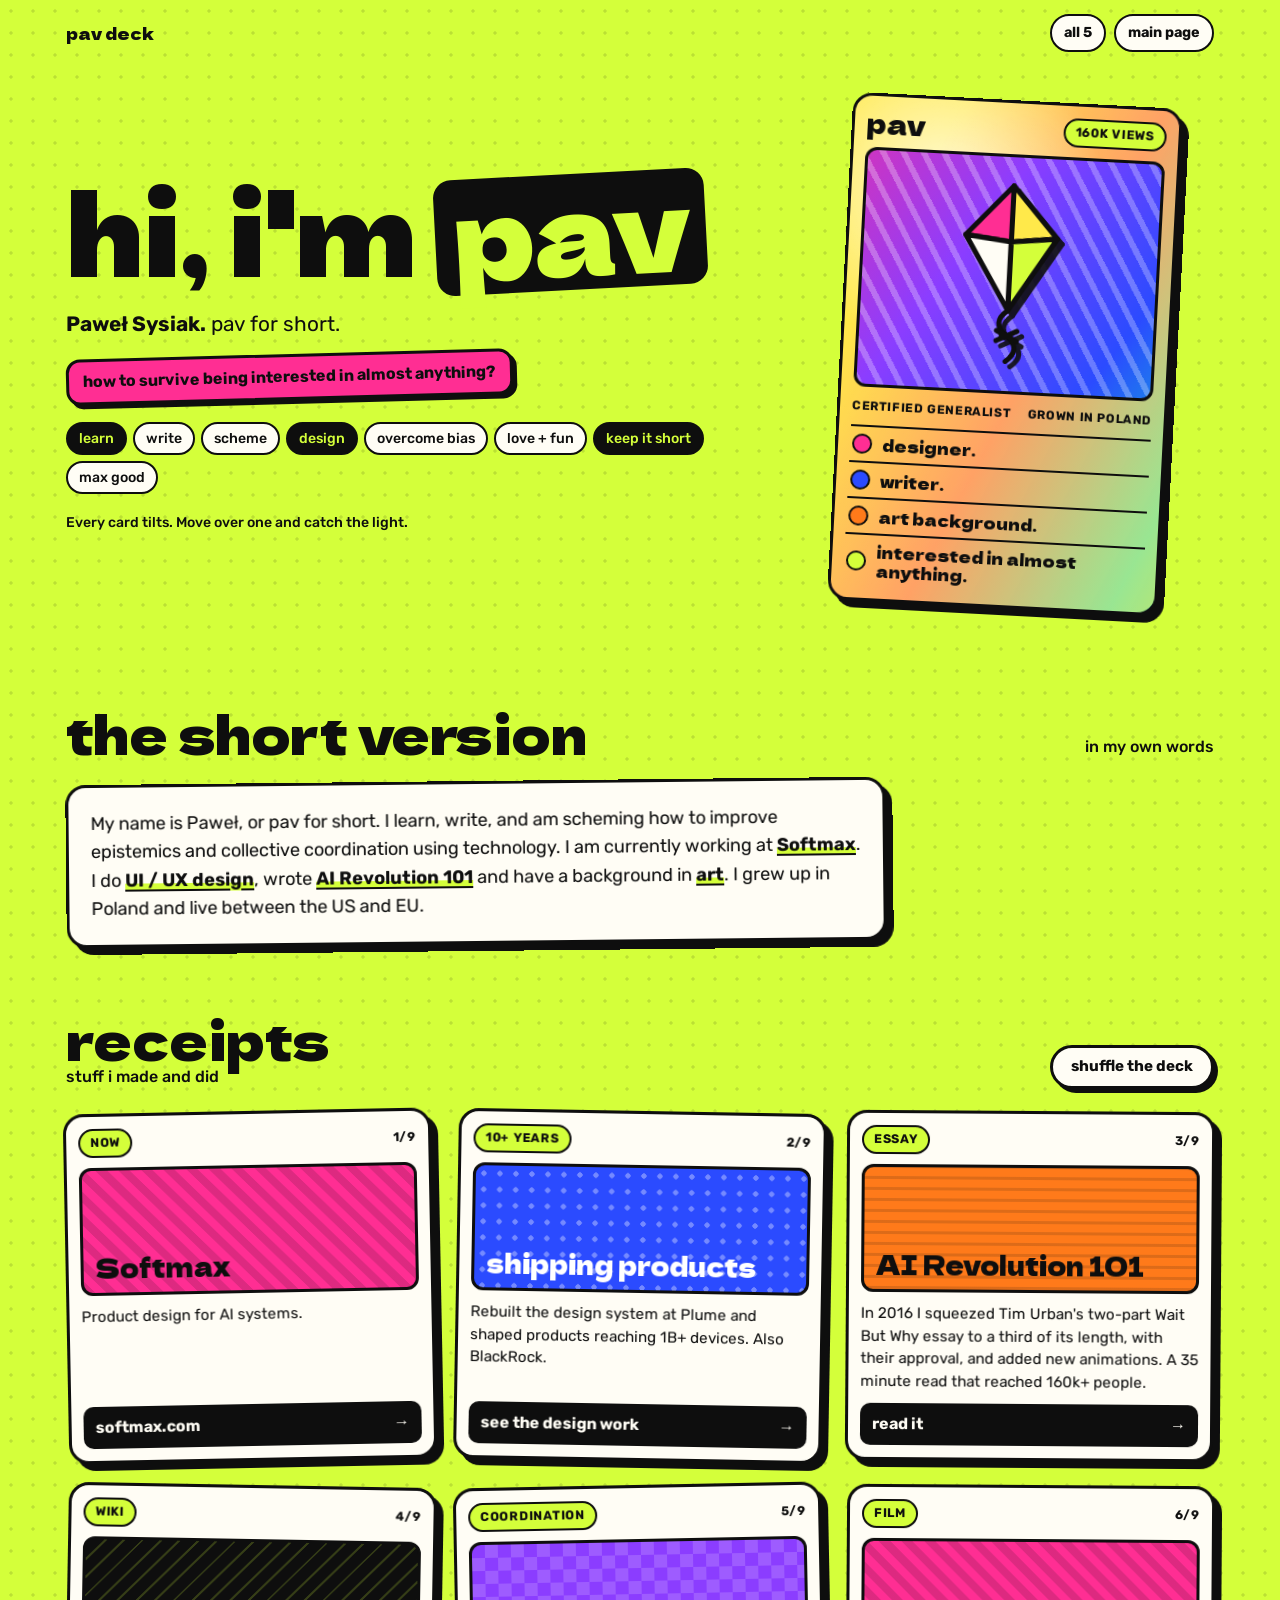
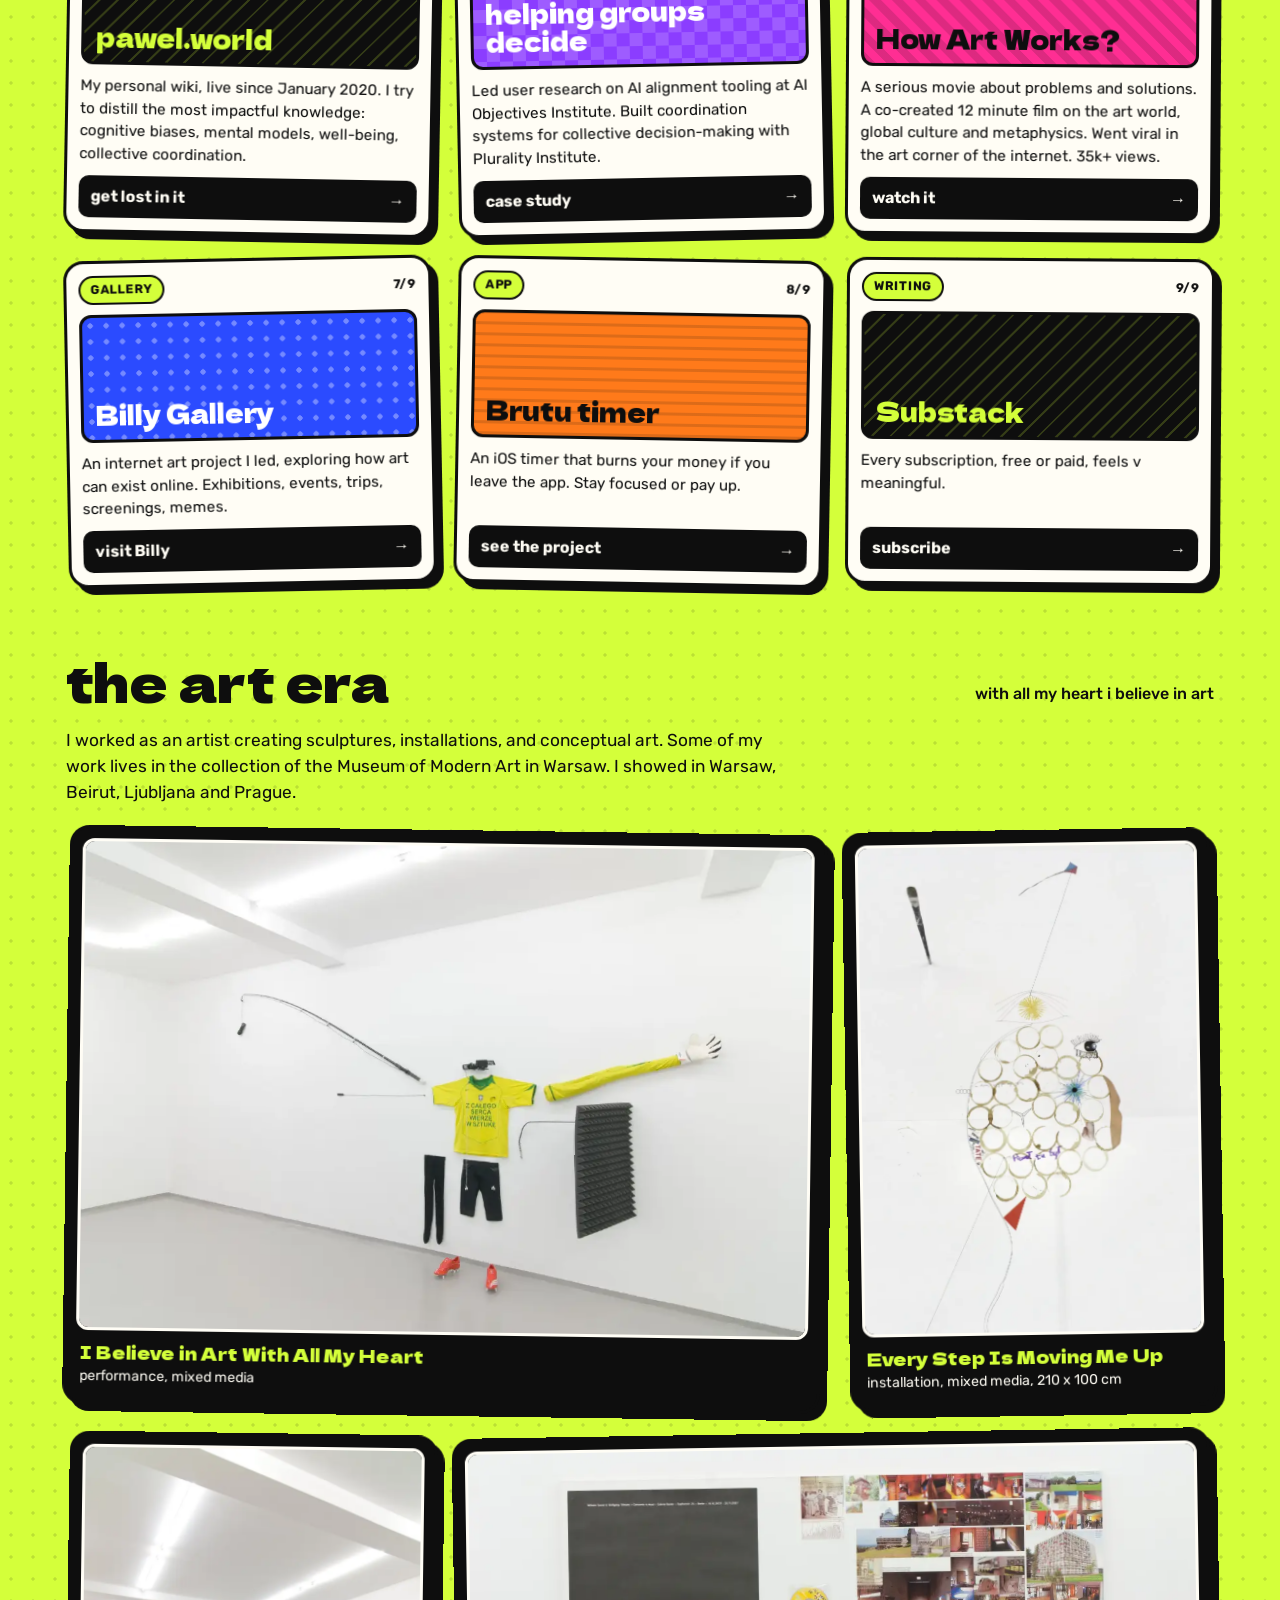
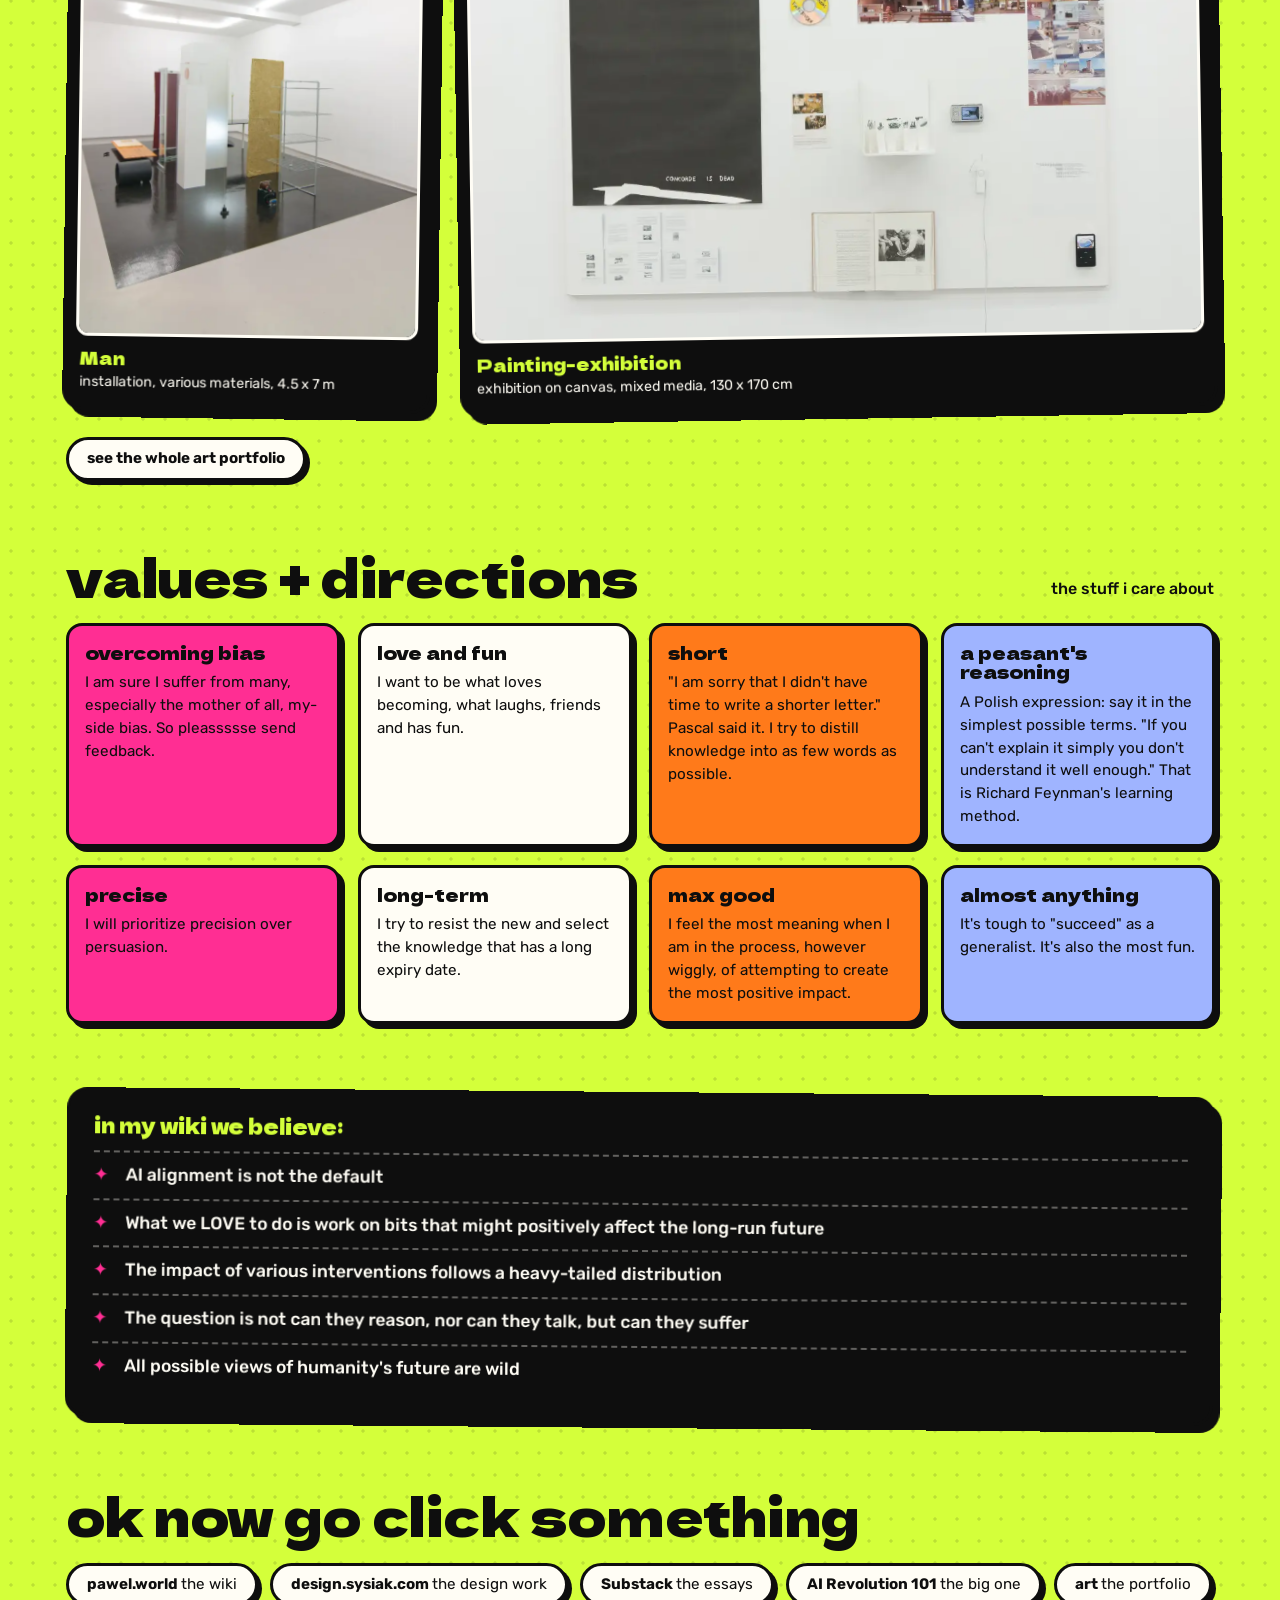
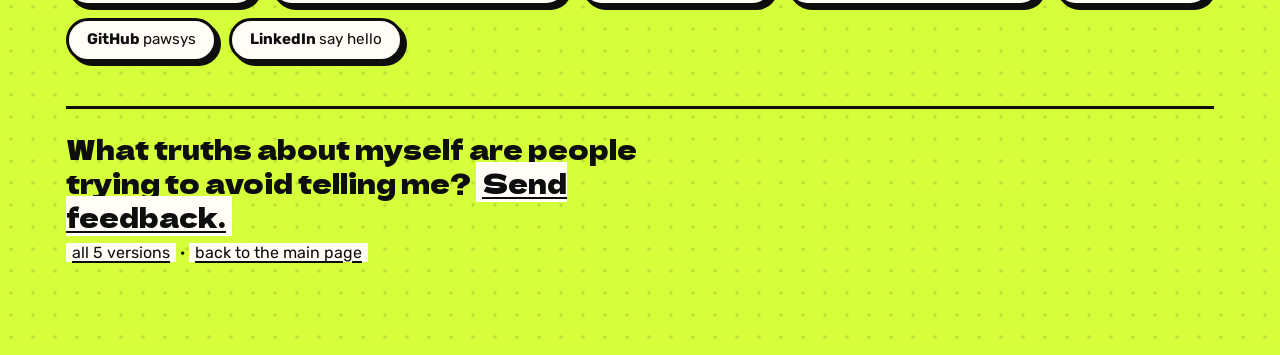
<file: versions/4/index.html>
<!DOCTYPE html>
<html lang="en">
<head>
<meta charset="utf-8">
<meta name="viewport" content="width=device-width, initial-scale=1">
<title>pav deck ✦ Paweł Sysiak</title>
<meta name="description" content="Paweł Sysiak, pav for short. Designer, writer, art background, interested in almost anything.">
<meta name="theme-color" content="#D4FF3A">
<link rel="icon" href="data:image/svg+xml,%3Csvg xmlns='http://www.w3.org/2000/svg' viewBox='0 0 64 64'%3E%3Crect x='14' y='4' width='36' height='56' rx='7' fill='%23D4FF3A' stroke='%230E0E0E' stroke-width='5'/%3E%3Ccircle cx='32' cy='32' r='8' fill='%23FF2E93'/%3E%3C/svg%3E">
<link rel="preconnect" href="https://fonts.googleapis.com">
<link rel="preconnect" href="https://fonts.gstatic.com" crossorigin>
<link href="https://fonts.googleapis.com/css2?family=Dela+Gothic+One&family=Rubik:wght@400;500;700&display=swap" rel="stylesheet">
<style>
:root {
  --lime: #D4FF3A;
  --ink: #0E0E0E;
  --paper: #FFFDF5;
  --pink: #FF2E93;
  --blue: #2B4BFF;
  --orange: #FF7A1A;
  --violet: #8B3DFF;
  --big: "Dela Gothic One", "Arial Black", sans-serif;
  --text: "Rubik", "Helvetica Neue", Arial, sans-serif;
}
* { box-sizing: border-box; }
html { -webkit-text-size-adjust: 100%; scroll-behavior: smooth; }
body {
  margin: 0;
  color: var(--ink);
  font: 400 1rem/1.5 var(--text);
  background: var(--lime) radial-gradient(rgba(14, 14, 14, .13) 1.5px, transparent 1.7px) 0 0 / 22px 22px;
}
p, h1, h2, h3, ul, figure { margin: 0; }
ul { list-style: none; padding: 0; }
img { display: block; width: 100%; height: auto; }
a { color: inherit; text-decoration-thickness: 2px; text-underline-offset: 3px; }
a:focus-visible, button:focus-visible { outline: 3px solid var(--blue); outline-offset: 3px; }
.wrap { max-width: 1180px; margin: 0 auto; padding: 0 16px 56px; overflow-x: clip; }

/* top strip */
.top { display: flex; justify-content: space-between; align-items: center; gap: 12px; padding: 14px 0; font-weight: 700; font-size: .9rem; }
.top .logo { font: 400 1rem/1 var(--big); }
.top nav { display: flex; gap: 8px; }
.top a { text-decoration: none; padding: 6px 12px; border: 2px solid var(--ink); border-radius: 99px; background: var(--paper); white-space: nowrap; }
.top a:hover { background: var(--ink); color: var(--lime); }

/* the card, used everywhere */
.card {
  --rx: 0deg; --ry: 0deg; --tilt: 0deg; --mx: 28%; --my: 18%;
  position: relative; display: flex; flex-direction: column; gap: 10px;
  padding: 12px; background: var(--paper);
  border: 3px solid var(--ink); border-radius: 20px;
  box-shadow: 7px 7px 0 var(--ink);
  transform: perspective(800px) rotateX(var(--rx)) rotateY(var(--ry)) rotate(var(--tilt));
  transition: transform .5s cubic-bezier(.2, .8, .2, 1), box-shadow .3s;
}
.card.hot { transition: transform .08s linear, box-shadow .3s; box-shadow: 12px 14px 0 var(--ink); z-index: 2; }
.card::after {
  content: ""; position: absolute; inset: 0; border-radius: 16px; pointer-events: none;
  background:
    radial-gradient(circle at var(--mx) var(--my), rgba(255, 255, 255, .8), transparent 34%),
    linear-gradient(115deg, transparent 22%, rgba(255, 46, 147, .38) 36%, rgba(0, 224, 255, .4) 50%, rgba(255, 236, 0, .42) 64%, transparent 78%);
  background-size: 100% 100%, 260% 260%;
  background-position: 0 0, var(--mx) var(--my);
  opacity: 0; transition: opacity .35s;
}
.card.hot::after, .card.holo::after { opacity: 1; }
.card > * { position: relative; z-index: 1; }
.card > header { display: flex; justify-content: space-between; align-items: center; gap: 8px; font-weight: 700; font-size: .78rem; text-transform: uppercase; letter-spacing: .06em; }
.chip { padding: 3px 10px; border: 2px solid var(--ink); border-radius: 99px; background: var(--lime); }
.win { border: 3px solid var(--ink); border-radius: 12px; overflow: hidden; }
.card h3 { font: 400 1.5rem/1.05 var(--big); }
.card .go { margin-top: auto; display: flex; justify-content: space-between; align-items: center; gap: 8px; padding: 9px 12px; font-weight: 700; text-decoration: none; background: var(--ink); color: var(--paper); border-radius: 10px; }
.card .go:hover { background: var(--pink); color: var(--ink); }

/* hero */
.hero { display: grid; gap: 34px; padding: 18px 0 48px; align-items: center; }
.hero h1 { font: 400 clamp(3.1rem, 9.2vw, 7rem)/.98 var(--big); letter-spacing: -.02em; }
.hero h1 b { font-weight: 400; display: inline-block; background: var(--ink); color: var(--lime); padding: 0 .16em .06em; border-radius: .16em; transform: rotate(-3deg); }
.aka { font-size: 1.3rem; margin-top: 18px; }
.ask { display: inline-block; margin-top: 14px; padding: 8px 14px; font-weight: 700; background: var(--pink); border: 3px solid var(--ink); border-radius: 14px; box-shadow: 4px 4px 0 var(--ink); transform: rotate(-1.5deg); }
.energy { display: flex; flex-wrap: wrap; gap: 6px; margin-top: 22px; }
.energy li { padding: 4px 11px; font-weight: 500; font-size: .88rem; border: 2px solid var(--ink); border-radius: 99px; background: var(--paper); }
.energy li:nth-child(3n+1) { background: var(--ink); color: var(--lime); }
.hint { margin-top: 18px; font-size: .88rem; font-weight: 500; }

.me { --tilt: 3deg; width: min(100%, 330px); justify-self: center; background: #FFE94A; }
.me .nm { font: 400 1.7rem/1 var(--big); text-transform: none; letter-spacing: 0; }
.foil {
  aspect-ratio: 5 / 4; display: grid; place-items: center;
  background:
    repeating-linear-gradient(60deg, rgba(255, 255, 255, .28) 0 6px, transparent 6px 18px),
    linear-gradient(125deg, #FF2E93, #8B3DFF 30%, #2B4BFF 52%, #00E0C6 74%, #D4FF3A);
  background-size: auto, 220% 220%;
  background-position: 0 0, var(--mx) var(--my);
}
.foil svg { width: 52%; height: auto; filter: drop-shadow(5px 5px 0 rgba(14, 14, 14, .9)); }
.me .type { display: flex; flex-wrap: wrap; justify-content: space-between; gap: 2px 10px; font-weight: 700; font-size: .76rem; text-transform: uppercase; letter-spacing: .05em; }
.moves li { display: flex; align-items: center; gap: 10px; padding: 7px 2px; font: 400 1.02rem/1.15 var(--big); border-top: 2px solid var(--ink); }
.moves li::before { content: ""; flex: none; width: 16px; height: 16px; border: 2px solid var(--ink); border-radius: 50%; background: var(--pink); }
.moves li:nth-child(2)::before { background: var(--blue); }
.moves li:nth-child(3)::before { background: var(--orange); }
.moves li:nth-child(4)::before { background: var(--lime); }

/* section heads */
.sec { padding: 34px 0; }
.head { display: flex; flex-wrap: wrap; align-items: end; justify-content: space-between; gap: 10px 18px; margin-bottom: 22px; }
.head h2 { font: 400 clamp(1.9rem, 5.4vw, 3.3rem)/1 var(--big); letter-spacing: -.01em; }
.head p { font-weight: 500; }
.btn { font: 700 .95rem/1 var(--text); color: var(--ink); cursor: pointer; padding: 11px 18px; background: var(--paper); border: 3px solid var(--ink); border-radius: 99px; box-shadow: 4px 4px 0 var(--ink); text-decoration: none; display: inline-block; }
.btn:hover { background: var(--pink); }
.btn:active { transform: translate(3px, 3px); box-shadow: 1px 1px 0 var(--ink); }

/* short version */
.rules { --tilt: -.6deg; padding: 22px; font-size: 1.14rem; line-height: 1.55; max-width: 820px; }
.rules a { font-weight: 700; background: linear-gradient(transparent 62%, var(--lime) 62%); }
.rules a:hover { background: var(--pink); }

/* receipts deck */
.deck { display: grid; grid-template-columns: repeat(auto-fill, minmax(300px, 1fr)); gap: 24px 22px; }
.deck .card:nth-child(odd) { --tilt: -1.1deg; }
.deck .card:nth-child(even) { --tilt: 1deg; }
.deck .card:nth-child(3n) { --tilt: .4deg; }
.title { min-height: 128px; display: flex; align-items: end; padding: 12px; color: #fff; background-color: var(--pink); }
.title h3 { font-size: 1.62rem; }
.k1 .title { background-image: repeating-linear-gradient(45deg, rgba(14, 14, 14, .14) 0 8px, transparent 8px 16px); color: var(--ink); }
.k2 .title { background-color: var(--blue); background-image: radial-gradient(rgba(255, 255, 255, .35) 2.5px, transparent 2.7px); background-size: 16px 16px; }
.k3 .title { background-color: var(--orange); color: var(--ink); background-image: repeating-linear-gradient(0deg, rgba(14, 14, 14, .14) 0 3px, transparent 3px 11px); }
.k4 .title { background-color: var(--ink); color: var(--lime); background-image: repeating-linear-gradient(135deg, rgba(212, 255, 58, .2) 0 2px, transparent 2px 13px); }
.k5 .title { background-color: var(--violet); background-image: repeating-conic-gradient(rgba(255, 255, 255, .16) 0 25%, transparent 0 50%); background-size: 26px 26px; }
.deck p { font-size: .95rem; }
@keyframes deal { from { opacity: 0; transform: translateY(46px) rotate(-9deg) scale(.86); } }
.deck.deal .card { animation: deal .45s cubic-bezier(.2, .9, .3, 1.2) backwards; }

/* art cards */
.gallery { display: grid; gap: 24px 22px; }
.art { padding: 10px; background: var(--ink); color: var(--paper); gap: 0; }
.art .win { border-color: var(--paper); background: #fff; flex: 1; }
.art img { height: 100%; object-fit: cover; }
.art figcaption { padding: 12px 4px 4px; }
.art b { display: block; font: 400 1.1rem/1.15 var(--big); color: var(--lime); }
.art span { font-size: .88rem; }
.art:nth-child(odd) { --tilt: .8deg; }
.art:nth-child(even) { --tilt: -.9deg; }
.lede { max-width: 720px; font-size: 1.08rem; margin-bottom: 24px; }
.after { margin-top: 26px; }

/* values */
.values { display: grid; grid-template-columns: repeat(auto-fill, minmax(230px, 1fr)); gap: 18px; }
.val { padding: 16px; border-radius: 16px; box-shadow: 5px 5px 0 var(--ink); }
.val h3 { font-size: 1.16rem; }
.val p { font-size: .95rem; }
.val:nth-child(4n+1) { background: var(--pink); }
.val:nth-child(4n+2) { background: var(--paper); }
.val:nth-child(4n+3) { background: var(--orange); }
.val:nth-child(4n) { background: #9FB4FF; }

/* believe */
.creed { --tilt: .5deg; background: var(--ink); color: var(--paper); padding: 24px; }
.creed h3 { color: var(--lime); font-size: 1.3rem; margin-bottom: 4px; }
.creed li { display: grid; grid-template-columns: 22px minmax(0, 1fr); gap: 10px; padding: 11px 0; font-weight: 500; font-size: 1.1rem; line-height: 1.35; border-top: 2px dashed rgba(255, 253, 245, .35); }
.creed li::before { content: "✦"; color: var(--pink); }

/* links */
.links { display: flex; flex-wrap: wrap; gap: 12px; }
.links .btn span { font-weight: 400; }
.foot { margin-top: 44px; padding-top: 22px; border-top: 3px solid var(--ink); display: grid; gap: 8px; }
.foot .q { font: 400 clamp(1.15rem, 3.2vw, 1.7rem)/1.25 var(--big); max-width: 26ch; }
.foot a { background: var(--paper); padding: 0 6px; }
.foot a:hover { background: var(--pink); }

@media (min-width: 720px) {
  .hero { grid-template-columns: minmax(0, 1.25fr) minmax(0, .75fr); padding: 34px 0 64px; }
  .gallery { grid-template-columns: repeat(3, 1fr); }
  .gallery .wide { grid-column: span 2; }
}
@media (prefers-reduced-motion: reduce) {
  html { scroll-behavior: auto; }
  .card, .card.hot { transition: none; }
  .deck.deal .card { animation: none; }
}
</style>
</head>
<body>
<div class="wrap">

<header class="top">
  <span class="logo">pav deck</span>
  <nav aria-label="Other versions">
    <a href="../../index.html">all 5</a>
    <a href="../../index.html">main page</a>
  </nav>
</header>

<section class="hero">
  <div>
    <h1>hi, i'm <b>pav</b></h1>
    <p class="aka"><b>Paweł Sysiak.</b> pav for short.</p>
    <p class="ask">how to survive being interested in almost anything?</p>
    <ul class="energy" aria-label="Things I do">
      <li>learn</li><li>write</li><li>scheme</li><li>design</li><li>overcome bias</li><li>love + fun</li><li>keep it short</li><li>max good</li>
    </ul>
    <p class="hint">Every card tilts. Move over one and catch the light.</p>
  </div>

  <article class="card holo me" aria-label="The pav card">
    <header><span class="nm">pav</span><span class="chip">160k views</span></header>
    <div class="win foil" aria-hidden="true">
      <svg viewBox="0 0 120 150" fill="none" stroke="#0E0E0E" stroke-width="4" stroke-linejoin="round" stroke-linecap="round">
        <path d="M60 6 96 46 60 50z" fill="#FFE94A"/><path d="M60 6 24 46 60 50z" fill="#FF2E93"/>
        <path d="M24 46 60 104 60 50z" fill="#FFFDF5"/><path d="M96 46 60 104 60 50z" fill="#D4FF3A"/>
        <path d="M60 104q-13 10 0 20t0 20"/><path d="M52 120l16 8M52 128l16-8"/>
      </svg>
    </div>
    <p class="type"><span>certified generalist</span><span>grown in Poland</span></p>
    <ul class="moves">
      <li>designer.</li>
      <li>writer.</li>
      <li>art background.</li>
      <li>interested in almost anything.</li>
    </ul>
  </article>
</section>

<section class="sec" id="short">
  <div class="head"><h2>the short version</h2><p>in my own words</p></div>
  <div class="card rules">
    <p>My name is Paweł, or pav for short. I learn, write, and am scheming how to improve epistemics and collective coordination using technology. I am currently working at <a href="https://softmax.com">Softmax</a>. I do <a href="https://design.sysiak.com">UI / UX design</a>, wrote <a href="https://medium.com/ai-revolution/ai-revolution-101-8dce1d9cb62d">AI Revolution 101</a> and have a background in <a href="https://www.pawel.world/art">art</a>. I grew up in Poland and live between the US and EU.</p>
  </div>
</section>

<section class="sec" id="receipts">
  <div class="head">
    <div><h2>receipts</h2><p>stuff i made and did</p></div>
    <button type="button" class="btn" id="shuffle">shuffle the deck</button>
  </div>
  <div class="deck" id="deck">
    <article class="card k1"><header><span class="chip">now</span><span>1/9</span></header><div class="win title"><h3>Softmax</h3></div><p>Product design for AI systems.</p><a class="go" href="https://softmax.com">softmax.com <span aria-hidden="true">→</span></a></article>
    <article class="card k2"><header><span class="chip">10+ years</span><span>2/9</span></header><div class="win title"><h3>shipping products</h3></div><p>Rebuilt the design system at Plume and shaped products reaching 1B+ devices. Also BlackRock.</p><a class="go" href="https://design.sysiak.com">see the design work <span aria-hidden="true">→</span></a></article>
    <article class="card k3"><header><span class="chip">essay</span><span>3/9</span></header><div class="win title"><h3>AI Revolution 101</h3></div><p>In 2016 I squeezed Tim Urban's two-part Wait But Why essay to a third of its length, with their approval, and added new animations. A 35 minute read that reached 160k+ people.</p><a class="go" href="https://medium.com/ai-revolution/ai-revolution-101-8dce1d9cb62d">read it <span aria-hidden="true">→</span></a></article>
    <article class="card k4"><header><span class="chip">wiki</span><span>4/9</span></header><div class="win title"><h3>pawel.world</h3></div><p>My personal wiki, live since January 2020. I try to distill the most impactful knowledge: cognitive biases, mental models, well-being, collective coordination.</p><a class="go" href="https://www.pawel.world/">get lost in it <span aria-hidden="true">→</span></a></article>
    <article class="card k5"><header><span class="chip">coordination</span><span>5/9</span></header><div class="win title"><h3>helping groups decide</h3></div><p>Led user research on AI alignment tooling at AI Objectives Institute. Built coordination systems for collective decision-making with Plurality Institute.</p><a class="go" href="https://pawsys.github.io/pawel-design/coordination/">case study <span aria-hidden="true">→</span></a></article>
    <article class="card k1"><header><span class="chip">film</span><span>6/9</span></header><div class="win title"><h3>How Art Works?</h3></div><p>A serious movie about problems and solutions. A co-created 12 minute film on the art world, global culture and metaphysics. Went viral in the art corner of the internet. 35k+ views.</p><a class="go" href="https://youtu.be/JZ-eSTuf7Ko">watch it <span aria-hidden="true">→</span></a></article>
    <article class="card k2"><header><span class="chip">gallery</span><span>7/9</span></header><div class="win title"><h3>Billy Gallery</h3></div><p>An internet art project I led, exploring how art can exist online. Exhibitions, events, trips, screenings, memes.</p><a class="go" href="https://billygallery.super.site/">visit Billy <span aria-hidden="true">→</span></a></article>
    <article class="card k3"><header><span class="chip">app</span><span>8/9</span></header><div class="win title"><h3>Brutu timer</h3></div><p>An iOS timer that burns your money if you leave the app. Stay focused or pay up.</p><a class="go" href="https://pawsys.github.io/pawel-design/brutu/">see the project <span aria-hidden="true">→</span></a></article>
    <article class="card k4"><header><span class="chip">writing</span><span>9/9</span></header><div class="win title"><h3>Substack</h3></div><p>Every subscription, free or paid, feels v meaningful.</p><a class="go" href="https://sysiak.substack.com/">subscribe <span aria-hidden="true">→</span></a></article>
  </div>
</section>

<section class="sec" id="art">
  <div class="head"><h2>the art era</h2><p>with all my heart i believe in art</p></div>
  <p class="lede">I worked as an artist creating sculptures, installations, and conceptual art. Some of my work lives in the collection of the Museum of Modern Art in Warsaw. I showed in Warsaw, Beirut, Ljubljana and Prague.</p>
  <div class="gallery">
    <figure class="card art wide"><div class="win"><img src="../../art/i-believe-in-art-with-all-my-heart.webp" width="1100" height="737" alt="A yellow football jersey, one long goalkeeper arm, a fishing rod, tights and red boots arranged on a white gallery wall like a figure"></div><figcaption><b>I Believe in Art With All My Heart</b><span>performance, mixed media</span></figcaption></figure>
    <figure class="card art"><div class="win"><img src="../../art/every-step-is-moving-me-up.webp" width="735" height="1000" loading="lazy" alt="A sheet of paper with coffee rings, a drawn eye, a red triangle, a small kite on a line and a paintbrush stuck into the paper"></div><figcaption><b>Every Step Is Moving Me Up</b><span>installation, mixed media, 210 x 100 cm</span></figcaption></figure>
    <figure class="card art"><div class="win"><img src="../../art/man.webp" width="734" height="1000" loading="lazy" alt="A white gallery with a black floor and an arrangement of a white pedestal, insulation panels, a clothes drier and small objects"></div><figcaption><b>Man</b><span>installation, various materials, 4.5 x 7 m</span></figcaption></figure>
    <figure class="card art wide"><div class="win"><img src="../../art/painting-exhibition.webp" width="1100" height="737" loading="lazy" alt="A large white panel holding a black poster, a grid of photographs, an open book, a CD and small screens, like a tiny exhibition"></div><figcaption><b>Painting-exhibition</b><span>exhibition on canvas, mixed media, 130 x 170 cm</span></figcaption></figure>
  </div>
  <p class="after"><a class="btn" href="https://www.pawel.world/art">see the whole art portfolio</a></p>
</section>

<section class="sec" id="values">
  <div class="head"><h2>values + directions</h2><p>the stuff i care about</p></div>
  <div class="values">
    <article class="card val"><h3>overcoming bias</h3><p>I am sure I suffer from many, especially the mother of all, my-side bias. So pleassssse send feedback.</p></article>
    <article class="card val"><h3>love and fun</h3><p>I want to be what loves becoming, what laughs, friends and has fun.</p></article>
    <article class="card val"><h3>short</h3><p>"I am sorry that I didn't have time to write a shorter letter." Pascal said it. I try to distill knowledge into as few words as possible.</p></article>
    <article class="card val"><h3>a peasant's reasoning</h3><p>A Polish expression: say it in the simplest possible terms. "If you can't explain it simply you don't understand it well enough." That is Richard Feynman's learning method.</p></article>
    <article class="card val"><h3>precise</h3><p>I will prioritize precision over persuasion.</p></article>
    <article class="card val"><h3>long-term</h3><p>I try to resist the new and select the knowledge that has a long expiry date.</p></article>
    <article class="card val"><h3>max good</h3><p>I feel the most meaning when I am in the process, however wiggly, of attempting to create the most positive impact.</p></article>
    <article class="card val"><h3>almost anything</h3><p>It's tough to "succeed" as a generalist. It's also the most fun.</p></article>
  </div>
</section>

<section class="sec" id="believe">
  <div class="card creed">
    <h3>in my wiki we believe:</h3>
    <ul>
      <li>AI alignment is not the default</li>
      <li>What we LOVE to do is work on bits that might positively affect the long-run future</li>
      <li>The impact of various interventions follows a heavy-tailed distribution</li>
      <li>The question is not can they reason, nor can they talk, but can they suffer</li>
      <li>All possible views of humanity's future are wild</li>
    </ul>
  </div>
</section>

<section class="sec" id="links">
  <div class="head"><h2>ok now go click something</h2></div>
  <div class="links">
    <a class="btn" href="https://www.pawel.world/">pawel.world <span>the wiki</span></a>
    <a class="btn" href="https://design.sysiak.com">design.sysiak.com <span>the design work</span></a>
    <a class="btn" href="https://sysiak.substack.com/">Substack <span>the essays</span></a>
    <a class="btn" href="https://medium.com/ai-revolution/ai-revolution-101-8dce1d9cb62d">AI Revolution 101 <span>the big one</span></a>
    <a class="btn" href="https://www.pawel.world/art">art <span>the portfolio</span></a>
    <a class="btn" href="https://github.com/pawsys">GitHub <span>pawsys</span></a>
    <a class="btn" href="https://www.linkedin.com/in/sysiak/">LinkedIn <span>say hello</span></a>
  </div>
  <footer class="foot">
    <p class="q">What truths about myself are people trying to avoid telling me? <a href="https://www.linkedin.com/in/sysiak/">Send feedback.</a></p>
    <p><a href="../../index.html">all 5 versions</a> · <a href="../../index.html">back to the main page</a></p>
  </footer>
</section>

</div>
<script>
(function () {
  "use strict";
  var calm = window.matchMedia("(prefers-reduced-motion: reduce)").matches;
  var cards = document.querySelectorAll(".card");

  // tilt toward the pointer and slide the foil with it
  Array.prototype.forEach.call(cards, function (card) {
    var big = card.offsetWidth > 520;
    card.addEventListener("pointermove", function (e) {
      var r = card.getBoundingClientRect();
      var x = Math.min(1, Math.max(0, (e.clientX - r.left) / r.width));
      var y = Math.min(1, Math.max(0, (e.clientY - r.top) / r.height));
      var amt = big ? 4 : 13;
      card.style.setProperty("--mx", (x * 100).toFixed(1) + "%");
      card.style.setProperty("--my", (y * 100).toFixed(1) + "%");
      if (!calm) {
        card.style.setProperty("--ry", ((x - .5) * amt).toFixed(2) + "deg");
        card.style.setProperty("--rx", ((.5 - y) * amt).toFixed(2) + "deg");
      }
      card.classList.add("hot");
    });
    function rest() {
      card.classList.remove("hot");
      card.style.setProperty("--rx", "0deg");
      card.style.setProperty("--ry", "0deg");
    }
    card.addEventListener("pointerleave", rest);
    card.addEventListener("pointercancel", rest);
  });

  // shuffle the receipts
  var deck = document.getElementById("deck");
  document.getElementById("shuffle").addEventListener("click", function () {
    var list = Array.prototype.slice.call(deck.children), i, j, t;
    for (i = list.length - 1; i > 0; i--) {
      j = Math.floor(Math.random() * (i + 1));
      t = list[i]; list[i] = list[j]; list[j] = t;
    }
    list.forEach(function (c, n) {
      c.style.setProperty("--tilt", (Math.random() * 5 - 2.5).toFixed(1) + "deg");
      c.style.animationDelay = (n * 45) + "ms";
      deck.appendChild(c);
    });
    deck.classList.remove("deal");
    void deck.offsetWidth;
    deck.classList.add("deal");
  });
})();
</script>
</body>
</html>
</file>
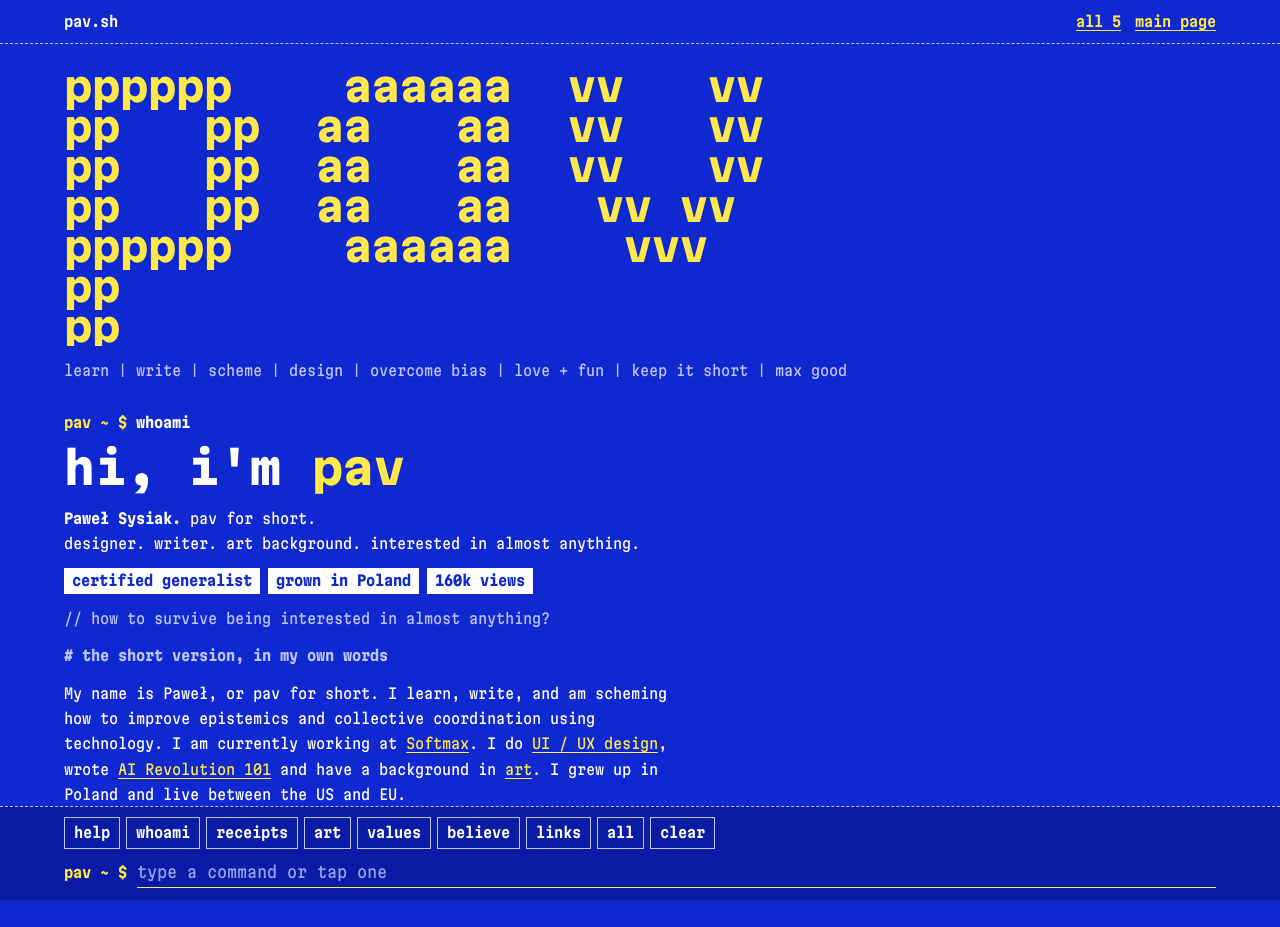
<file: versions/5/index.html>
<!DOCTYPE html>
<html lang="en">
<head>
<meta charset="utf-8">
<meta name="viewport" content="width=device-width, initial-scale=1">
<title>pav.sh ▮ Paweł Sysiak</title>
<meta name="description" content="Paweł Sysiak, pav for short. Designer, writer, art background, interested in almost anything.">
<meta name="theme-color" content="#1028D0">
<link rel="icon" href="data:image/svg+xml,%3Csvg xmlns='http://www.w3.org/2000/svg' viewBox='0 0 64 64'%3E%3Crect width='64' height='64' fill='%231028D0'/%3E%3Cpath d='M14 20l14 12-14 12' fill='none' stroke='%23FFE94A' stroke-width='7'/%3E%3Crect x='34' y='40' width='18' height='7' fill='%23fff'/%3E%3C/svg%3E">
<link rel="preconnect" href="https://fonts.googleapis.com">
<link rel="preconnect" href="https://fonts.gstatic.com" crossorigin>
<link href="https://fonts.googleapis.com/css2?family=Martian+Mono:wdth,wght@75..112.5,300..800&display=swap" rel="stylesheet">
<style>
:root {
  --blue: #1028D0;
  --deep: #0A1CA6;
  --white: #FFFFFF;
  --dim: #BCC6FF;
  --yellow: #FFE94A;
  --mono: "Martian Mono", ui-monospace, Menlo, Consolas, monospace;
  --pad: clamp(16px, 5vw, 72px);
}
* { box-sizing: border-box; }
html { -webkit-text-size-adjust: 100%; background: var(--blue); }
body {
  margin: 0; min-height: 100vh; min-height: 100dvh; display: flex; flex-direction: column;
  color: var(--white); background: var(--blue);
  font: 400 13px/1.75 var(--mono); font-stretch: 84%;
}
::selection { background: var(--yellow); color: var(--blue); }
p, h1, h2, h3, ul, dl, dd, figure, pre { margin: 0; }
ul { list-style: none; padding: 0; }
a { color: var(--yellow); text-underline-offset: 3px; }
a:hover { background: var(--yellow); color: var(--blue); text-decoration: none; }
a:focus-visible, button:focus-visible, input:focus-visible { outline: 2px solid var(--yellow); outline-offset: 2px; }
button { font: inherit; font-stretch: inherit; color: inherit; cursor: pointer; }
.sr { position: absolute; width: 1px; height: 1px; overflow: hidden; clip-path: inset(50%); }

.bar { position: sticky; top: 0; z-index: 5; display: flex; justify-content: space-between; gap: 12px; padding: 9px var(--pad); background: var(--blue); border-bottom: 1px dashed var(--dim); font-weight: 600; }
.bar nav { display: flex; gap: 14px; }

main { flex: 1; padding: 22px var(--pad) 26px; max-width: 1040px; width: 100%; }
.banner { font: 800 clamp(13px, 4.7vw, 40px)/1 var(--mono); font-stretch: 100%; color: var(--yellow); white-space: pre; overflow: hidden; }
.sub { color: var(--dim); margin-top: 12px; }

.cmd { margin-top: 26px; font-weight: 700; }
.ps1 { color: var(--yellow); }
.cmd.typing::after { content: "▮"; color: var(--yellow); animation: blink 1s steps(1) infinite; }
@keyframes blink { 50% { opacity: 0; } }
.blk.wait > :not(.cmd) { display: none; }
.blk { scroll-margin-top: 52px; }
.res { margin-top: 8px; }
.res > * + * { margin-top: 12px; }
.res h2 { font: 700 1em/1.75 var(--mono); font-stretch: inherit; color: var(--dim); }
.res h2::before { content: "# "; }
.big { font-size: clamp(22px, 6.4vw, 44px); line-height: 1.15; font-weight: 800; font-stretch: 100%; }
.big b { color: var(--yellow); font-weight: 800; }
.tags { display: flex; flex-wrap: wrap; gap: 6px 8px; }
.tags li, .tag { background: var(--white); color: var(--blue); padding: 0 8px; font-weight: 700; }
.dim { color: var(--dim); }
.wide { max-width: 68ch; }
.err { color: var(--yellow); }

/* receipts and values: two columns on wide screens, stacked on phones */
.rows > li, .defs > div { padding: 12px 0; border-top: 1px dashed rgba(188, 198, 255, .55); }
.rows h3, .defs dt { font: 800 1.12em/1.5 var(--mono); font-stretch: inherit; color: var(--yellow); }
.rows .tag { display: inline-block; margin-bottom: 4px; }
.rows a::before, .list a::before { content: "-> "; }

.pics { display: grid; grid-template-columns: repeat(2, minmax(0, 1fr)); gap: 16px 14px; align-items: end; }
.pic { cursor: pointer; }
.pic div { background: var(--blue); border: 1px solid var(--white); }
.pic img { display: block; width: 100%; height: auto; filter: grayscale(1) contrast(1.15); mix-blend-mode: screen; transition: filter .25s; }
.pic:hover img, .pic.color img { filter: none; mix-blend-mode: normal; }
.pic figcaption { margin-top: 6px; line-height: 1.5; }
.pic b { display: block; color: var(--yellow); }

.creed li { padding-left: 2.2ch; text-indent: -2.2ch; font-weight: 600; }
.creed li::before { content: "> "; color: var(--yellow); }
.list li { display: flex; flex-wrap: wrap; gap: 0 14px; padding: 3px 0; }
.list span { color: var(--dim); }
.help li { display: grid; grid-template-columns: 10ch minmax(0, 1fr); gap: 0 12px; padding: 2px 0; }
.k { background: none; border: 0; padding: 0; color: var(--yellow); text-align: left; font-weight: 700; text-decoration: underline; text-underline-offset: 3px; }
.k:hover { background: var(--yellow); color: var(--blue); }

/* the prompt, pinned to the bottom */
.dock { position: sticky; bottom: 0; z-index: 5; padding: 10px var(--pad) 12px; background: var(--deep); border-top: 1px dashed var(--dim); }
html:not(.js) .dock { display: none; }
.js #src { display: none; }
.chips { display: flex; flex-wrap: wrap; gap: 6px; margin-bottom: 8px; }
.chips button { padding: 2px 9px; background: none; border: 1px solid var(--dim); font-weight: 600; }
.chips button:hover { background: var(--yellow); border-color: var(--yellow); color: var(--blue); }
.dock form { display: flex; align-items: center; gap: 10px; font-weight: 700; }
.dock input { flex: 1; min-width: 0; padding: 4px 0; background: none; border: 0; border-bottom: 1px solid transparent; color: var(--white); caret-color: var(--yellow); font: 700 16px/1.4 var(--mono); font-stretch: 84%; }
.dock input::placeholder { color: var(--dim); opacity: .8; font-weight: 400; }
.dock input:focus { outline: none; border-bottom-color: var(--yellow); }

@media (max-width: 759px) {
  .chips { flex-wrap: nowrap; overflow-x: auto; scrollbar-width: none; margin-right: calc(-1 * var(--pad)); padding-right: var(--pad); }
  .chips::-webkit-scrollbar { display: none; }
  .chips button { flex: none; padding: 4px 10px; }
}
@media (min-width: 760px) {
  body { font-size: 14.5px; }
  .rows > li { display: grid; grid-template-columns: 15ch minmax(0, 1fr); gap: 0 18px; }
  .rows .tag { justify-self: start; align-self: start; margin-top: 3px; }
  .defs > div { display: grid; grid-template-columns: 26ch minmax(0, 1fr); gap: 0 18px; }
  .pics { grid-template-columns: repeat(4, minmax(0, 1fr)); }
}
@media (prefers-reduced-motion: reduce) {
  .cmd.typing::after { animation: none; }
  .pic img { transition: none; }
}
</style>
<script>document.documentElement.className = "js";</script>
</head>
<body>

<header class="bar">
  <span>pav.sh</span>
  <nav aria-label="Other versions"><a href="../../index.html">all 5</a><a href="../../index.html">main page</a></nav>
</header>

<main>
  <h1 class="sr">pav</h1>
<pre class="banner" aria-hidden="true">pppppp    aaaaaa  vv   vv
pp   pp  aa   aa  vv   vv
pp   pp  aa   aa  vv   vv
pp   pp  aa   aa   vv vv
pppppp    aaaaaa    vvv
pp
pp</pre>
  <p class="sub">learn | write | scheme | design | overcome bias | love + fun | keep it short | max good</p>

  <div id="out" aria-live="polite"></div>

  <div id="src">
    <section data-cmd="whoami">
      <p class="cmd"><span class="ps1">pav ~ $</span> whoami</p>
      <div class="res">
        <p class="big">hi, i'm <b>pav</b></p>
        <p><b>Paweł Sysiak.</b> pav for short.<br>designer. writer. art background. interested in almost anything.</p>
        <ul class="tags"><li>certified generalist</li><li>grown in Poland</li><li>160k views</li></ul>
        <p class="dim">// how to survive being interested in almost anything?</p>
        <h2>the short version, in my own words</h2>
        <p class="wide">My name is Paweł, or pav for short. I learn, write, and am scheming how to improve epistemics and collective coordination using technology. I am currently working at <a href="https://softmax.com">Softmax</a>. I do <a href="https://design.sysiak.com">UI / UX design</a>, wrote <a href="https://medium.com/ai-revolution/ai-revolution-101-8dce1d9cb62d">AI Revolution 101</a> and have a background in <a href="https://www.pawel.world/art">art</a>. I grew up in Poland and live between the US and EU.</p>
      </div>
    </section>

    <section data-cmd="receipts">
      <p class="cmd"><span class="ps1">pav ~ $</span> receipts</p>
      <div class="res">
        <h2>receipts: stuff i made and did</h2>
        <ul class="rows">
          <li><span class="tag">now</span><div><h3>Softmax</h3><p>Product design for AI systems.</p><a href="https://softmax.com">softmax.com</a></div></li>
          <li><span class="tag">10+ years</span><div><h3>shipping products</h3><p>Rebuilt the design system at Plume and shaped products reaching 1B+ devices. Also BlackRock.</p><a href="https://design.sysiak.com">see the design work</a></div></li>
          <li><span class="tag">essay</span><div><h3>AI Revolution 101</h3><p>In 2016 I squeezed Tim Urban's two-part Wait But Why essay to a third of its length, with their approval, and added new animations. A 35 minute read that reached 160k+ people.</p><a href="https://medium.com/ai-revolution/ai-revolution-101-8dce1d9cb62d">read it</a></div></li>
          <li><span class="tag">wiki</span><div><h3>pawel.world</h3><p>My personal wiki, live since January 2020. I try to distill the most impactful knowledge: cognitive biases, mental models, well-being, collective coordination.</p><a href="https://www.pawel.world/">get lost in it</a></div></li>
          <li><span class="tag">coordination</span><div><h3>helping groups decide</h3><p>Led user research on AI alignment tooling at AI Objectives Institute. Built coordination systems for collective decision-making with Plurality Institute.</p><a href="https://pawsys.github.io/pawel-design/coordination/">case study</a></div></li>
          <li><span class="tag">film</span><div><h3>How Art Works?</h3><p>A serious movie about problems and solutions. A co-created 12 minute film on the art world, global culture and metaphysics. Went viral in the art corner of the internet. 35k+ views.</p><a href="https://youtu.be/JZ-eSTuf7Ko">watch it</a></div></li>
          <li><span class="tag">gallery</span><div><h3>Billy Gallery</h3><p>An internet art project I led, exploring how art can exist online. Exhibitions, events, trips, screenings, memes.</p><a href="https://billygallery.super.site/">visit Billy</a></div></li>
          <li><span class="tag">app</span><div><h3>Brutu timer</h3><p>An iOS timer that burns your money if you leave the app. Stay focused or pay up.</p><a href="https://pawsys.github.io/pawel-design/brutu/">see the project</a></div></li>
          <li><span class="tag">writing</span><div><h3>Substack</h3><p>Every subscription, free or paid, feels v meaningful.</p><a href="https://sysiak.substack.com/">subscribe</a></div></li>
        </ul>
      </div>
    </section>

    <section data-cmd="art">
      <p class="cmd"><span class="ps1">pav ~ $</span> art</p>
      <div class="res">
        <h2>the art era: with all my heart i believe in art</h2>
        <p class="wide">I worked as an artist creating sculptures, installations, and conceptual art. Some of my work lives in the collection of the Museum of Modern Art in Warsaw. I showed in Warsaw, Beirut, Ljubljana and Prague.</p>
        <div class="pics">
          <figure class="pic"><div><img src="../../art/i-believe-in-art-with-all-my-heart.webp" width="1100" height="737" alt="A yellow football jersey, one long goalkeeper arm, a fishing rod, tights and red boots arranged on a white gallery wall like a figure"></div><figcaption><b>I Believe in Art With All My Heart</b>performance, mixed media</figcaption></figure>
          <figure class="pic"><div><img src="../../art/every-step-is-moving-me-up.webp" width="735" height="1000" alt="A sheet of paper with coffee rings, a drawn eye, a red triangle, a small kite on a line and a paintbrush stuck into the paper"></div><figcaption><b>Every Step Is Moving Me Up</b>installation, mixed media, 210 x 100 cm</figcaption></figure>
          <figure class="pic"><div><img src="../../art/man.webp" width="734" height="1000" alt="A white gallery with a black floor and an arrangement of a white pedestal, insulation panels, a clothes drier and small objects"></div><figcaption><b>Man</b>installation, various materials, 4.5 x 7 m</figcaption></figure>
          <figure class="pic"><div><img src="../../art/painting-exhibition.webp" width="1100" height="737" alt="A large white panel holding a black poster, a grid of photographs, an open book, a CD and small screens, like a tiny exhibition"></div><figcaption><b>Painting-exhibition</b>exhibition on canvas, mixed media, 130 x 170 cm</figcaption></figure>
        </div>
        <p class="dim">// printed in blue. hover or tap a picture for full color.</p>
        <p><a href="https://www.pawel.world/art">see the whole art portfolio</a></p>
      </div>
    </section>

    <section data-cmd="values">
      <p class="cmd"><span class="ps1">pav ~ $</span> values</p>
      <div class="res">
        <h2>values + directions: the stuff i care about</h2>
        <dl class="defs">
          <div><dt>overcoming bias</dt><dd>I am sure I suffer from many, especially the mother of all, my-side bias. So pleassssse send feedback.</dd></div>
          <div><dt>love and fun</dt><dd>I want to be what loves becoming, what laughs, friends and has fun.</dd></div>
          <div><dt>short</dt><dd>"I am sorry that I didn't have time to write a shorter letter." Pascal said it. I try to distill knowledge into as few words as possible.</dd></div>
          <div><dt>a peasant's reasoning</dt><dd>A Polish expression: say it in the simplest possible terms. "If you can't explain it simply you don't understand it well enough." That is Richard Feynman's learning method.</dd></div>
          <div><dt>precise</dt><dd>I will prioritize precision over persuasion.</dd></div>
          <div><dt>long-term</dt><dd>I try to resist the new and select the knowledge that has a long expiry date.</dd></div>
          <div><dt>max good</dt><dd>I feel the most meaning when I am in the process, however wiggly, of attempting to create the most positive impact.</dd></div>
          <div><dt>almost anything</dt><dd>It's tough to "succeed" as a generalist. It's also the most fun.</dd></div>
        </dl>
      </div>
    </section>

    <section data-cmd="believe">
      <p class="cmd"><span class="ps1">pav ~ $</span> believe</p>
      <div class="res">
        <h2>in my wiki we believe:</h2>
        <ul class="creed">
          <li>AI alignment is not the default</li>
          <li>What we LOVE to do is work on bits that might positively affect the long-run future</li>
          <li>The impact of various interventions follows a heavy-tailed distribution</li>
          <li>The question is not can they reason, nor can they talk, but can they suffer</li>
          <li>All possible views of humanity's future are wild</li>
        </ul>
      </div>
    </section>

    <section data-cmd="links">
      <p class="cmd"><span class="ps1">pav ~ $</span> links</p>
      <div class="res">
        <h2>ok now go click something</h2>
        <ul class="list">
          <li><a href="https://www.pawel.world/">pawel.world</a><span>the wiki</span></li>
          <li><a href="https://design.sysiak.com">design.sysiak.com</a><span>the design work</span></li>
          <li><a href="https://sysiak.substack.com/">Substack</a><span>the essays</span></li>
          <li><a href="https://medium.com/ai-revolution/ai-revolution-101-8dce1d9cb62d">AI Revolution 101</a><span>the big one</span></li>
          <li><a href="https://www.pawel.world/art">art</a><span>the portfolio</span></li>
          <li><a href="https://github.com/pawsys">GitHub</a><span>pawsys</span></li>
          <li><a href="https://www.linkedin.com/in/sysiak/">LinkedIn</a><span>say hello</span></li>
        </ul>
        <p class="wide">What truths about myself are people trying to avoid telling me? <a href="https://www.linkedin.com/in/sysiak/">Send feedback.</a></p>
      </div>
    </section>
  </div>
</main>

<div class="dock">
  <div class="chips" id="chips" aria-label="Commands">
    <button type="button" data-run="help">help</button>
    <button type="button" data-run="whoami">whoami</button>
    <button type="button" data-run="receipts">receipts</button>
    <button type="button" data-run="art">art</button>
    <button type="button" data-run="values">values</button>
    <button type="button" data-run="believe">believe</button>
    <button type="button" data-run="links">links</button>
    <button type="button" data-run="all">all</button>
    <button type="button" data-run="clear">clear</button>
  </div>
  <form id="f">
    <label class="ps1" for="in">pav ~ $</label>
    <input id="in" type="text" autocomplete="off" autocapitalize="off" autocorrect="off" spellcheck="false" enterkeyhint="go" placeholder="type a command or tap one">
  </form>
</div>

<script>
(function () {
  "use strict";
  var calm = window.matchMedia("(prefers-reduced-motion: reduce)").matches;
  var out = document.getElementById("out");
  var input = document.getElementById("in");
  var order = ["whoami", "receipts", "art", "values", "believe", "links"];
  var about = {
    whoami: "who is this", receipts: "stuff i made and did", art: "the art era", values: "the stuff i care about",
    believe: "in my wiki we believe", links: "go click something", all: "everything at once", clear: "wipe the screen"
  };
  var alias = { ls: "help", "?": "help", hi: "whoami", hello: "whoami", about: "whoami", work: "receipts" };
  var past = [], at = 0;

  function el(tag, cls, text) {
    var n = document.createElement(tag);
    if (cls) n.className = cls;
    if (text) n.textContent = text;
    return n;
  }
  function result(name) {
    return document.querySelector('#src [data-cmd="' + name + '"] .res').cloneNode(true);
  }
  function help() {
    var res = el("div", "res"), ul = el("ul", "help");
    Object.keys(about).forEach(function (k) {
      var li = el("li"), b = el("button", "k", k);
      b.type = "button";
      b.setAttribute("data-run", k);
      li.appendChild(b);
      li.appendChild(el("span", "", about[k]));
      ul.appendChild(li);
    });
    res.appendChild(ul);
    return res;
  }

  function run(raw, typed) {
    var said = raw.trim();
    if (!said) return;
    var cmd = said.toLowerCase();
    cmd = alias[cmd] || cmd;
    if (cmd === "clear") { out.textContent = ""; window.scrollTo(0, 0); return; }

    var blk = el("div", "blk"), line = el("p", "cmd"), word = document.createTextNode("");
    line.appendChild(el("span", "ps1", "pav ~ $"));
    line.appendChild(document.createTextNode(" "));
    line.appendChild(word);
    blk.appendChild(line);

    if (cmd === "help") blk.appendChild(help());
    else if (cmd === "all") order.forEach(function (n) { blk.appendChild(result(n)); });
    else if (order.indexOf(cmd) > -1) blk.appendChild(result(cmd));
    else blk.appendChild(el("p", "res err", "command not found: " + said + ". try help"));
    out.appendChild(blk);

    if (typed && !calm) {
      var i = 0;
      blk.classList.add("wait");
      line.classList.add("typing");
      (function tick() {
        word.data = said.slice(0, ++i);
        if (i < said.length) return setTimeout(tick, 85);
        setTimeout(function () { blk.classList.remove("wait"); line.classList.remove("typing"); }, 320);
      })();
    } else {
      word.data = said;
      if (!typed) blk.scrollIntoView({ block: "start", behavior: calm ? "auto" : "smooth" });
    }
  }

  document.addEventListener("click", function (e) {
    var b = e.target.closest("[data-run]"), pic = e.target.closest(".pic");
    if (b) run(b.getAttribute("data-run"));
    else if (pic) pic.classList.toggle("color");
  });
  document.getElementById("f").addEventListener("submit", function (e) {
    e.preventDefault();
    if (input.value.trim()) { past.push(input.value); at = past.length; }
    run(input.value);
    input.value = "";
  });
  input.addEventListener("keydown", function (e) {
    if (e.key !== "ArrowUp" && e.key !== "ArrowDown") return;
    e.preventDefault();
    at = Math.max(0, Math.min(past.length, at + (e.key === "ArrowUp" ? -1 : 1)));
    input.value = past[at] || "";
  });

  var first = location.hash.slice(1);
  run(about[first] && first !== "clear" ? first : "whoami", true);
  if (window.matchMedia("(hover: hover) and (pointer: fine)").matches) input.focus({ preventScroll: true });
})();
</script>
</body>
</html>
</file>
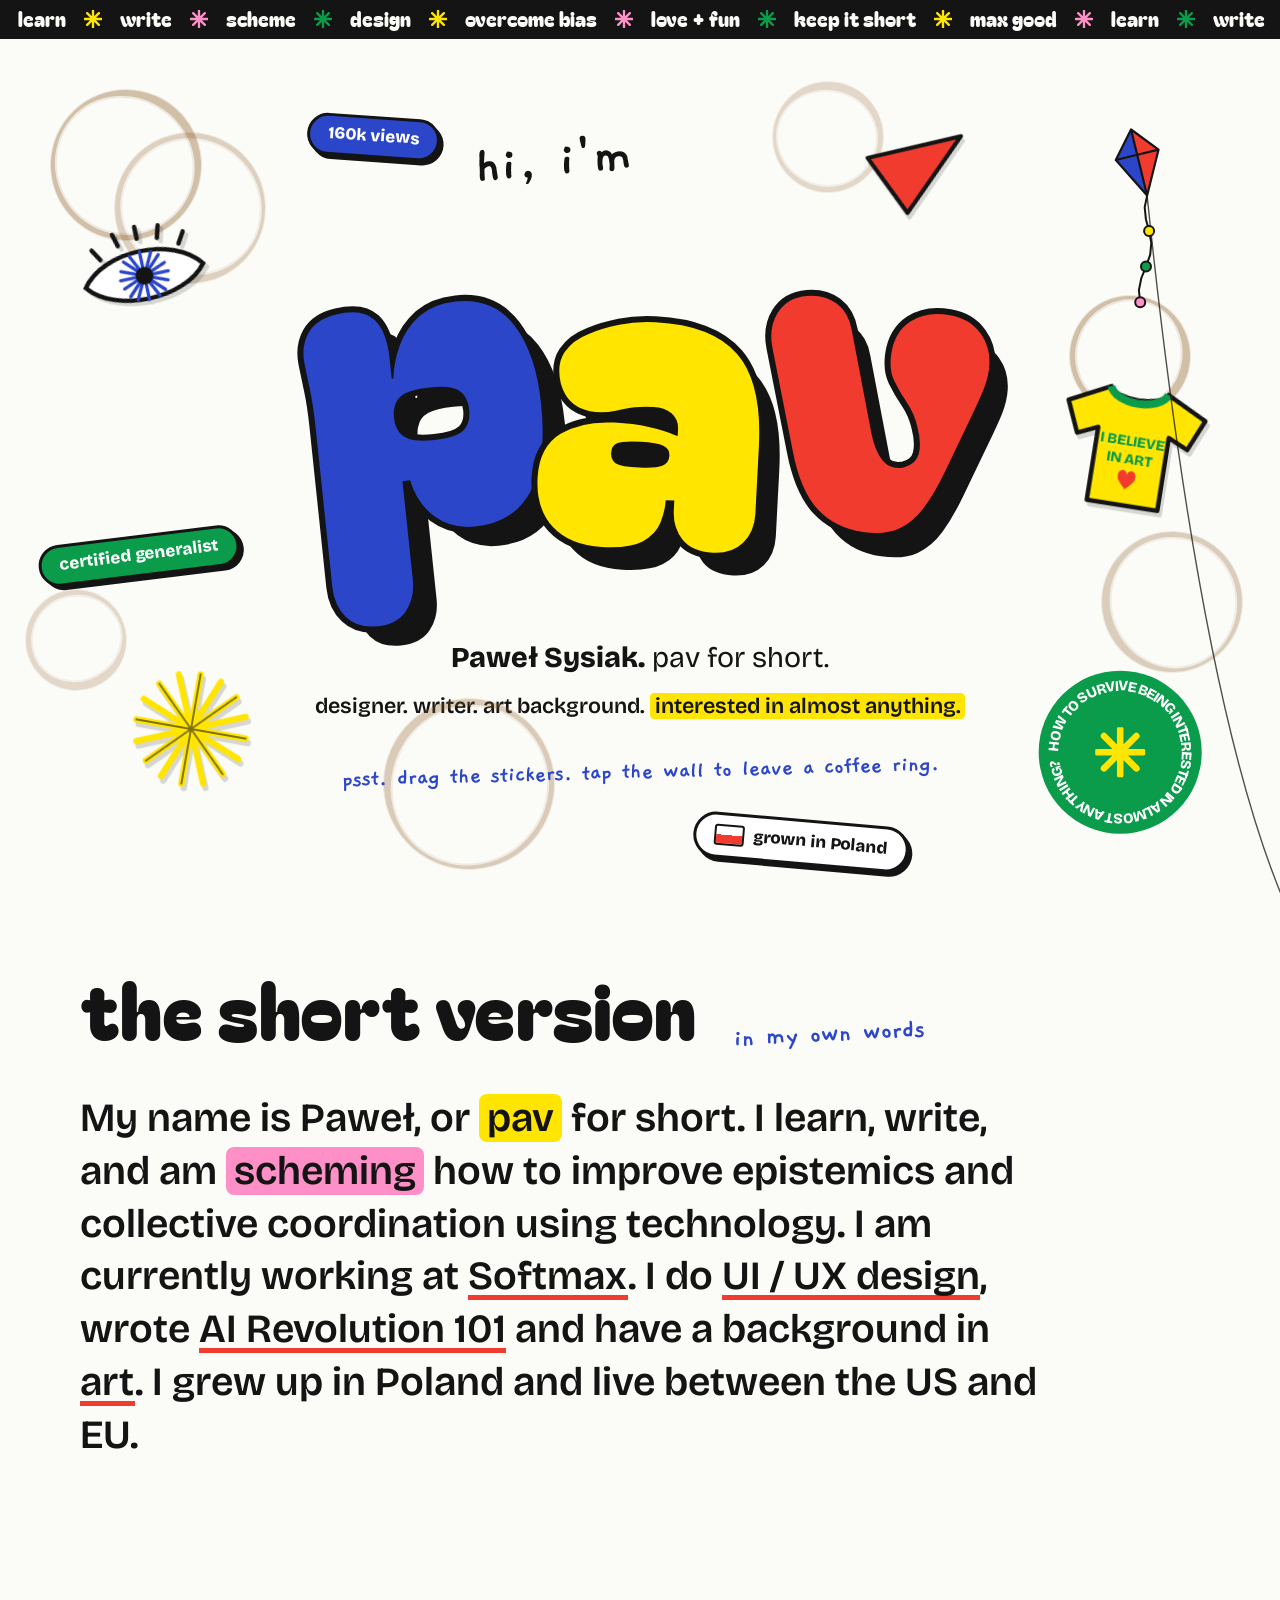
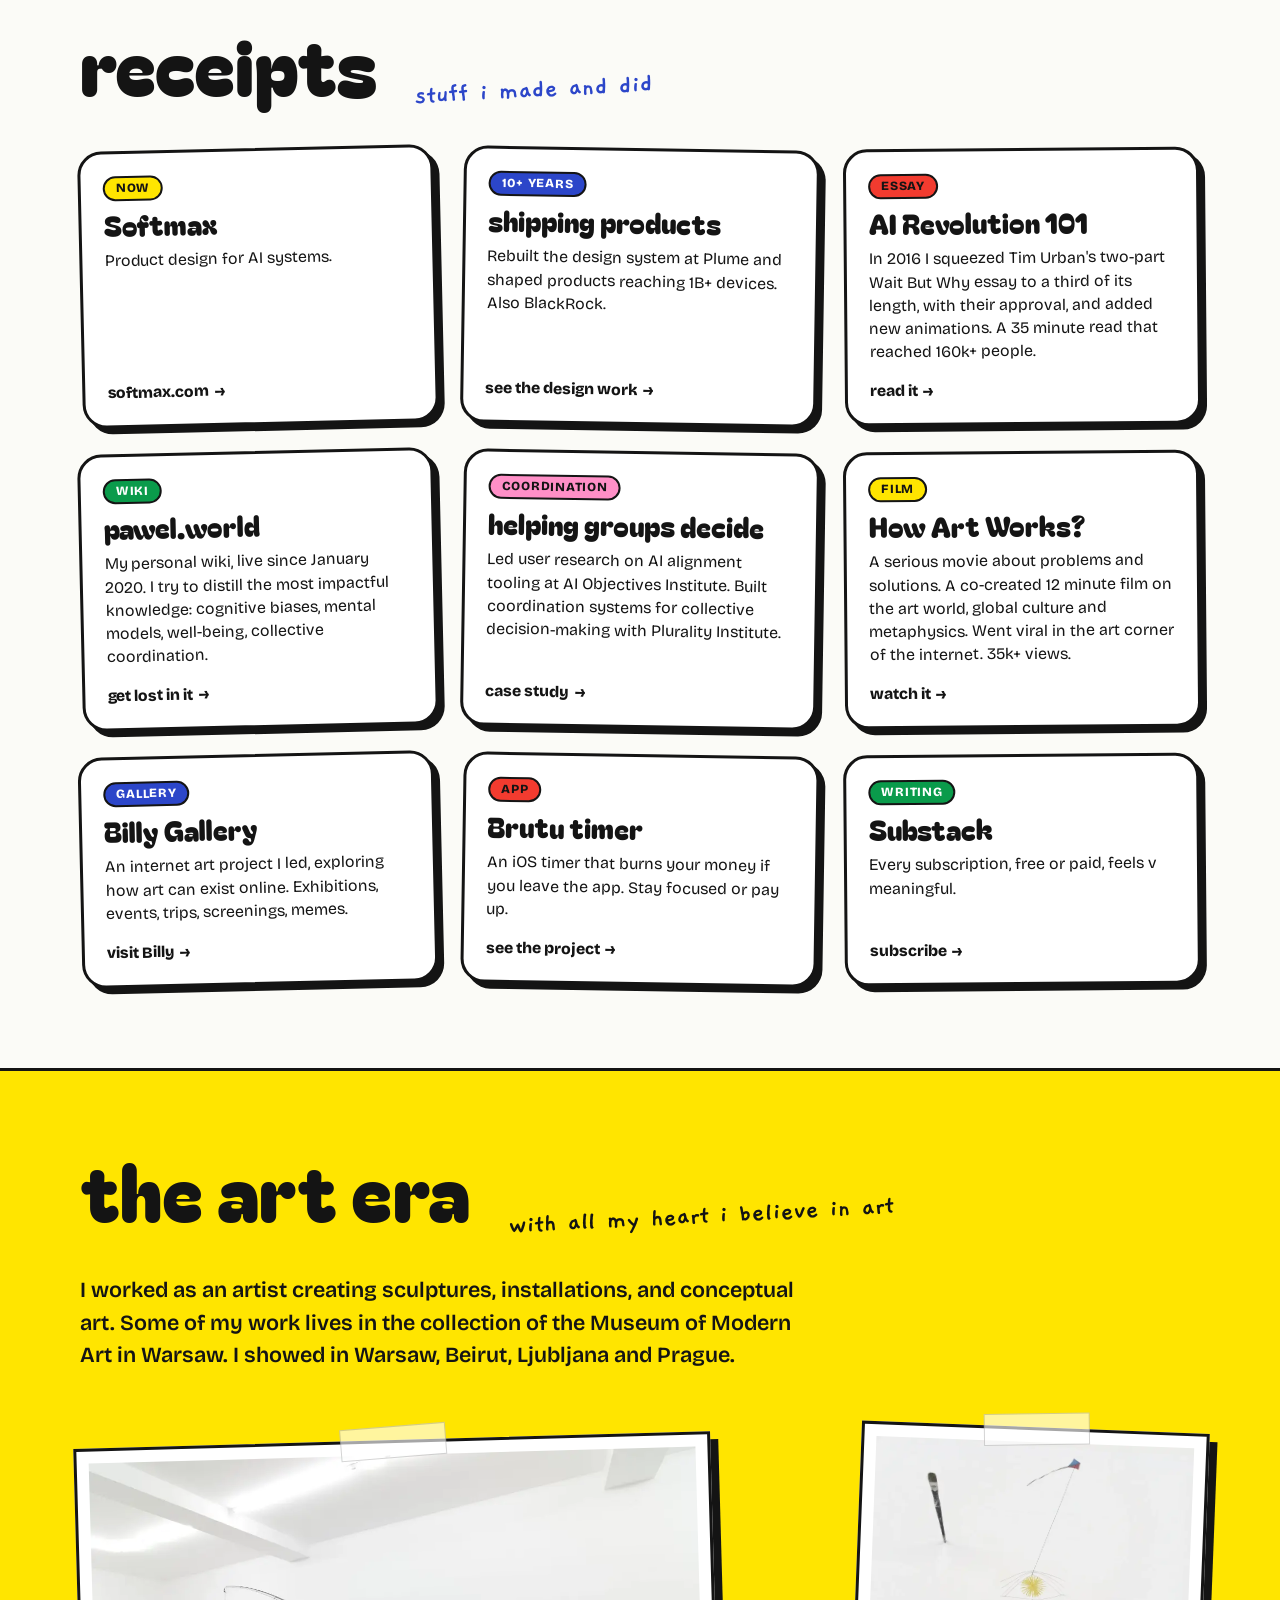
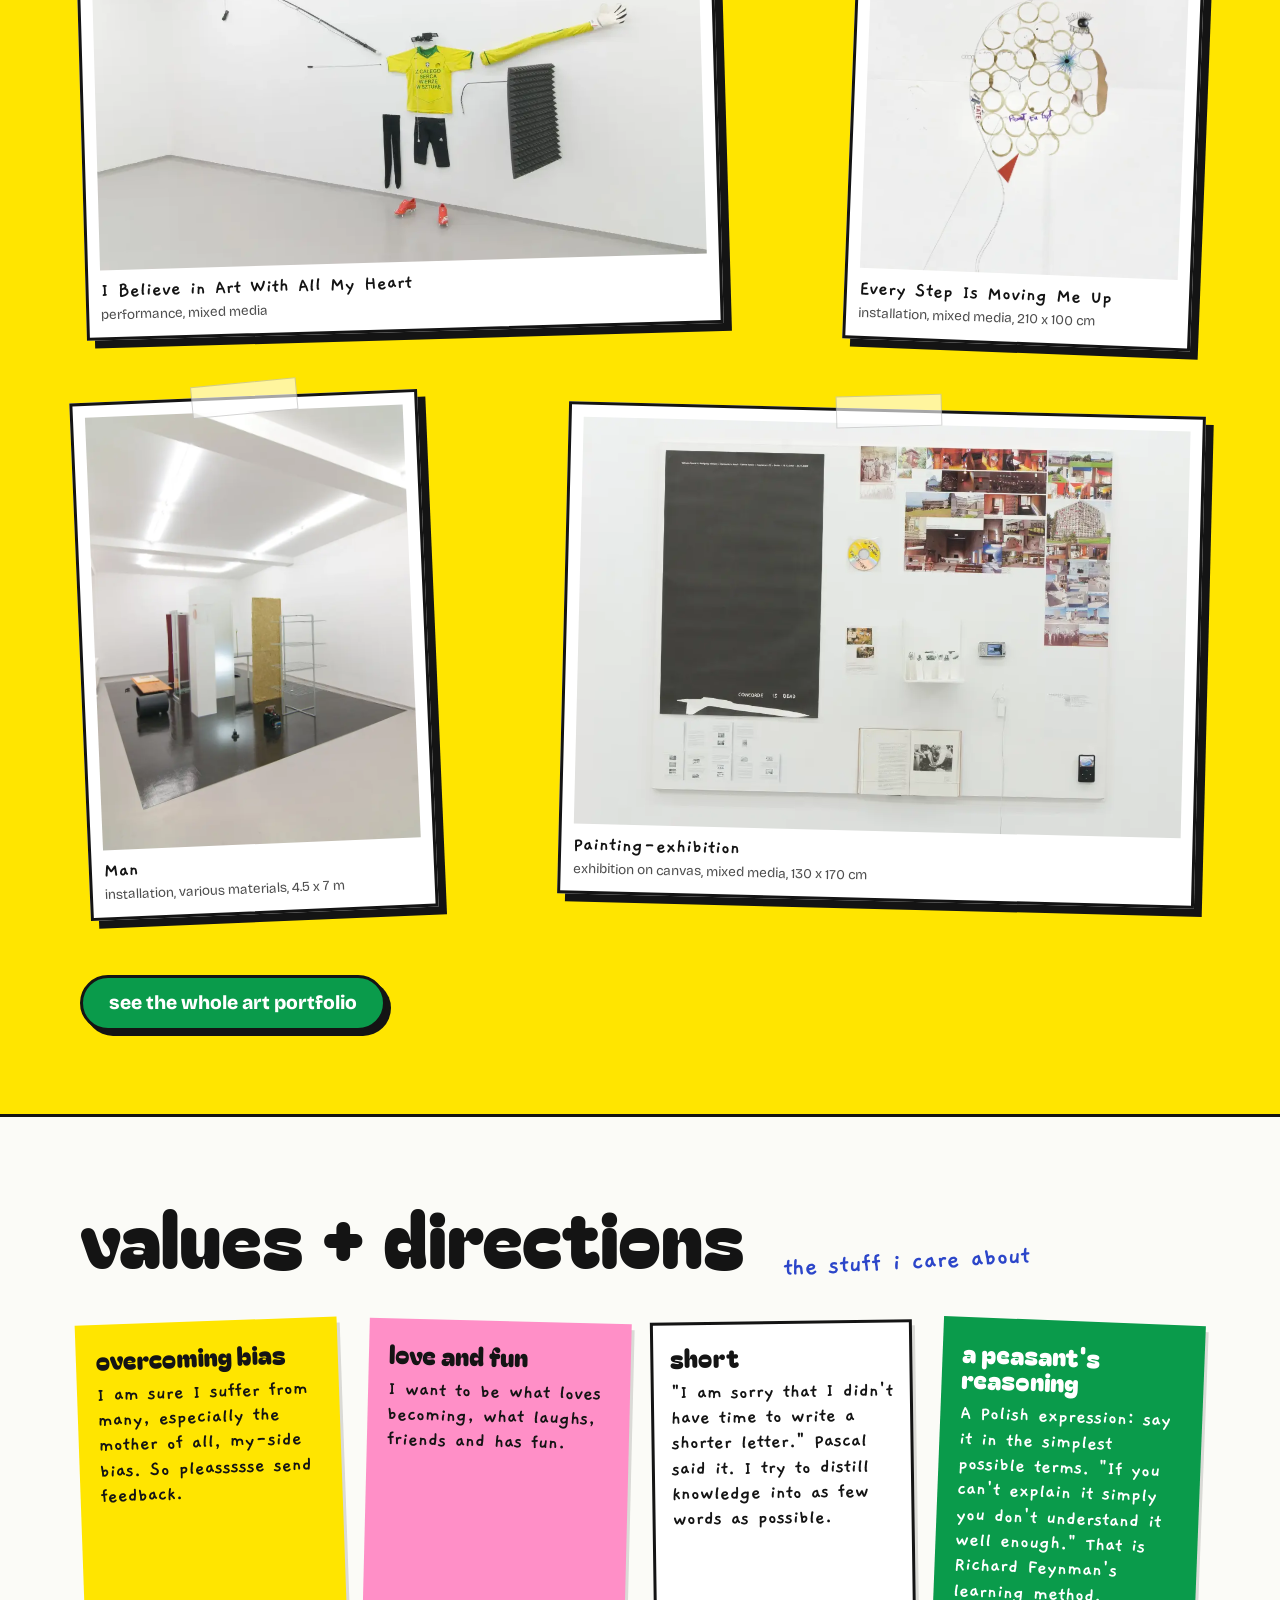
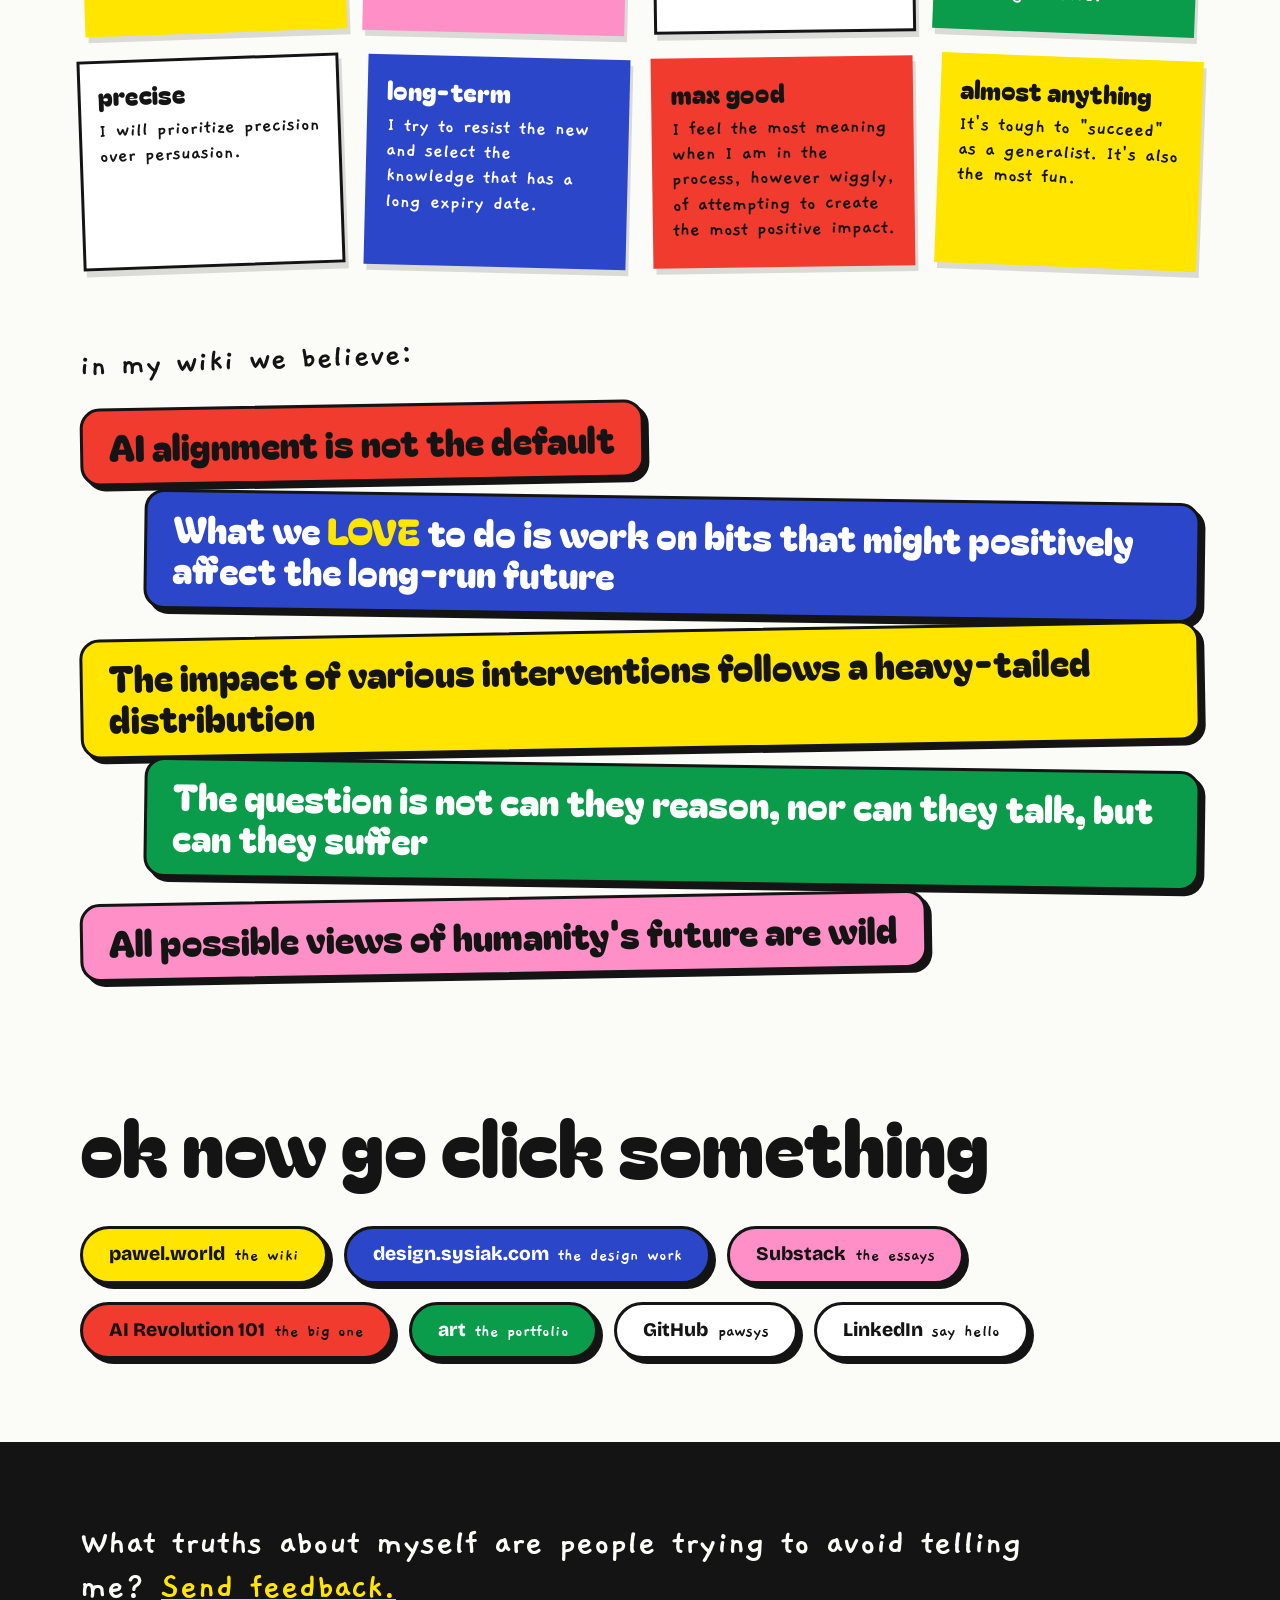
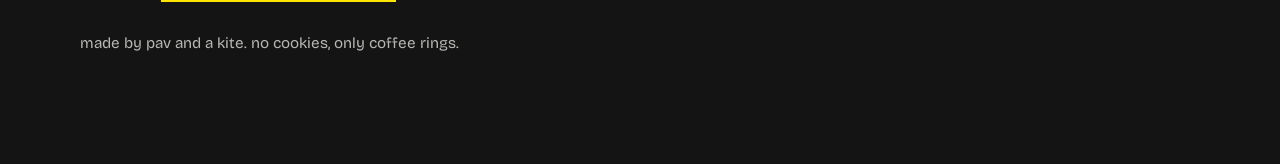
<file: versions/original/index.html>
<!DOCTYPE html>
<html lang="en">
<head>
<meta charset="utf-8">
<meta name="viewport" content="width=device-width, initial-scale=1">
<title>hi, i'm pav ✳ Paweł Sysiak</title>
<meta name="description" content="Paweł Sysiak, pav for short. Designer, writer, art background, interested in almost anything.">
<meta property="og:title" content="hi, i'm pav">
<meta property="og:description" content="Paweł Sysiak, pav for short. Designer, writer, art background, interested in almost anything.">
<meta property="og:type" content="website">
<meta name="theme-color" content="#FFE500">
<link rel="icon" href="data:image/svg+xml,%3Csvg xmlns='http://www.w3.org/2000/svg' viewBox='0 0 64 64'%3E%3Cpath d='M32 4 52 26 32 60 12 26Z' fill='%23F23B2F'/%3E%3Cpath d='M32 4 12 26 32 60Z' fill='%232C46C9'/%3E%3C/svg%3E">
<link rel="preconnect" href="https://fonts.googleapis.com">
<link rel="preconnect" href="https://fonts.gstatic.com" crossorigin>
<link href="https://fonts.googleapis.com/css2?family=Bagel+Fat+One&family=Bricolage+Grotesque:opsz,wght@12..96,400;12..96,600;12..96,800&family=Gaegu:wght@400;700&display=swap" rel="stylesheet">
<link rel="stylesheet" href="style.css">
</head>
<body>

<svg width="0" height="0" style="position:absolute" aria-hidden="true">
  <symbol id="ast" viewBox="0 0 100 100"><path d="M50 4v92M4 50h92M17.5 17.5l65 65M82.5 17.5l-65 65" fill="none" stroke="currentColor" stroke-width="13" stroke-linecap="round"/></symbol>
</svg>

<!-- the kite. it follows you. -->
<svg id="sky" aria-hidden="true">
  <path id="string" fill="none"/>
  <path id="tail" fill="none"/>
  <g id="bows"><circle r="5" fill="#FFE500"/><circle r="5" fill="#0A9B4B"/><circle r="5" fill="#FF8FC7"/></g>
  <g id="kite">
    <path d="M0-32 22-6 0 36Z" fill="#F23B2F"/>
    <path d="M0-32-22-6 0 36Z" fill="#2C46C9"/>
    <path d="M0-32 22-6 0 36-22-6ZM0-32V36M-22-6H22" fill="none" stroke="#141414" stroke-width="2.2" stroke-linejoin="round"/>
  </g>
</svg>

<div class="marquee" aria-hidden="true">
  <div class="marquee-track">
    <span>learn</span><svg><use href="#ast"/></svg><span>write</span><svg><use href="#ast"/></svg><span>scheme</span><svg><use href="#ast"/></svg><span>design</span><svg><use href="#ast"/></svg><span>overcome bias</span><svg><use href="#ast"/></svg><span>love + fun</span><svg><use href="#ast"/></svg><span>keep it short</span><svg><use href="#ast"/></svg><span>max good</span><svg><use href="#ast"/></svg>
    <span>learn</span><svg><use href="#ast"/></svg><span>write</span><svg><use href="#ast"/></svg><span>scheme</span><svg><use href="#ast"/></svg><span>design</span><svg><use href="#ast"/></svg><span>overcome bias</span><svg><use href="#ast"/></svg><span>love + fun</span><svg><use href="#ast"/></svg><span>keep it short</span><svg><use href="#ast"/></svg><span>max good</span><svg><use href="#ast"/></svg>
  </div>
</div>

<header class="hero">
  <div class="rings" aria-hidden="true"><i></i><i></i><i></i><i></i><i></i><i></i><i></i></div>

  <p class="hello">hi, i'm</p>
  <h1 aria-label="pav"><span>p</span><span>a</span><span>v</span></h1>
  <p class="aka"><b>Paweł Sysiak.</b> pav for short.</p>
  <p class="pitch">designer. writer. art background. <mark>interested in almost anything.</mark></p>
  <p class="hint">psst. drag the stickers. tap the wall to leave a coffee ring.</p>

  <svg class="badge" viewBox="0 0 200 200" aria-hidden="true">
    <defs><path id="circ" d="M100 100m-74 0a74 74 0 1 1 148 0a74 74 0 1 1-148 0"/></defs>
    <circle cx="100" cy="100" r="98" fill="#0A9B4B"/>
    <text><textPath href="#circ" textLength="456">how to survive being interested in almost anything?</textPath></text>
    <use href="#ast" x="70" y="70" width="60" height="60" color="#FFE500"/>
  </svg>

  <div class="sticker s-eye" aria-hidden="true">
    <svg viewBox="0 0 120 80"><path d="M6 44C28 14 92 14 114 44 92 72 28 72 6 44Z" fill="#fff" stroke="#141414" stroke-width="4"/><g stroke="#2C46C9" stroke-width="3" stroke-linecap="round"><path d="M60 22v44M38 44h44M44 28l32 32M76 28 44 60M50 24l20 40M70 24 50 64M40 36l40 16M80 36 40 52"/></g><circle cx="60" cy="44" r="8" fill="#141414"/><g stroke="#141414" stroke-width="4" stroke-linecap="round"><path d="M24 22l-6-10M42 13l-3-11M60 10V-1M78 13l3-11M96 22l6-10"/></g></svg>
  </div>
  <div class="sticker s-sun" aria-hidden="true">
    <svg viewBox="0 0 100 100"><g stroke="#FFE500" stroke-width="5" stroke-linecap="round"><path d="M50 6v88M6 50h88M19 19l62 62M81 19 19 81M33 9l34 82M67 9 33 91M9 33l82 34M91 33 9 67"/></g><g stroke="#141414" stroke-width="1.5" stroke-linecap="round" opacity=".55"><path d="M50 6v88M6 50h88M19 19l62 62M81 19 19 81"/></g></svg>
  </div>
  <div class="sticker s-tri" aria-hidden="true">
    <svg viewBox="0 0 100 100"><path d="M92 8 60 92 10 50Z" fill="#F23B2F" stroke="#141414" stroke-width="4" stroke-linejoin="round"/></svg>
  </div>
  <div class="sticker s-jersey" aria-hidden="true">
    <svg viewBox="0 0 140 120"><path d="M44 8 8 26l12 28 18-8v66h64V46l18 8 12-28L96 8c-6 12-46 12-52 0Z" fill="#FFE500" stroke="#141414" stroke-width="4" stroke-linejoin="round"/><path d="M44 8c6 16 46 16 52 0" fill="none" stroke="#0A9B4B" stroke-width="7"/><g fill="#0A9B4B" font-family="Bricolage Grotesque,Arial,sans-serif" font-weight="800" font-size="13" text-anchor="middle"><text x="70" y="58">I BELIEVE</text><text x="70" y="74">IN ART</text></g><path d="M62 86c0-7 8-7 8-1 0-6 8-6 8 1 0 6-8 10-8 12 0-2-8-6-8-12Z" fill="#F23B2F"/></svg>
  </div>
  <div class="sticker s-pill p-green" aria-hidden="true">certified generalist</div>
  <div class="sticker s-pill p-flag" aria-hidden="true">grown in Poland</div>
  <div class="sticker s-pill p-blue" aria-hidden="true">160k views</div>
</header>

<main>

<section class="short">
  <h2>the short version <small>in my own words</small></h2>
  <p class="big">My name is Paweł, or <mark class="m-yellow">pav</mark> for short. I learn, write, and am <mark class="m-pink">scheming</mark> how to improve epistemics and collective coordination using technology. I am currently working at <a href="https://softmax.com">Softmax</a>. I do <a href="https://design.sysiak.com">UI / UX design</a>, wrote <a href="https://medium.com/ai-revolution/ai-revolution-101-8dce1d9cb62d">AI Revolution 101</a> and have a background in <a href="https://www.pawel.world/art">art</a>. I grew up in Poland and live between the US and EU.</p>
</section>

<section class="receipts">
  <h2>receipts <small>stuff i made and did</small></h2>
  <div class="cards">
    <a class="card" href="https://softmax.com">
      <span class="tag t-yellow">now</span>
      <h3>Softmax</h3>
      <p>Product design for AI systems.</p>
      <span class="go">softmax.com</span>
    </a>
    <a class="card" href="https://design.sysiak.com">
      <span class="tag t-blue">10+ years</span>
      <h3>shipping products</h3>
      <p>Rebuilt the design system at Plume and shaped products reaching 1B+ devices. Also BlackRock.</p>
      <span class="go">see the design work</span>
    </a>
    <a class="card" href="https://medium.com/ai-revolution/ai-revolution-101-8dce1d9cb62d">
      <span class="tag t-red">essay</span>
      <h3>AI Revolution 101</h3>
      <p>In 2016 I squeezed Tim Urban's two-part Wait But Why essay to a third of its length, with their approval, and added new animations. A 35 minute read that reached 160k+ people.</p>
      <span class="go">read it</span>
    </a>
    <a class="card" href="https://www.pawel.world/">
      <span class="tag t-green">wiki</span>
      <h3>pawel.world</h3>
      <p>My personal wiki, live since January 2020. I try to distill the most impactful knowledge: cognitive biases, mental models, well-being, collective coordination.</p>
      <span class="go">get lost in it</span>
    </a>
    <a class="card" href="https://pawsys.github.io/pawel-design/coordination/">
      <span class="tag t-pink">coordination</span>
      <h3>helping groups decide</h3>
      <p>Led user research on AI alignment tooling at AI Objectives Institute. Built coordination systems for collective decision-making with Plurality Institute.</p>
      <span class="go">case study</span>
    </a>
    <a class="card" href="https://youtu.be/JZ-eSTuf7Ko">
      <span class="tag t-yellow">film</span>
      <h3>How Art Works?</h3>
      <p>A serious movie about problems and solutions. A co-created 12 minute film on the art world, global culture and metaphysics. Went viral in the art corner of the internet. 35k+ views.</p>
      <span class="go">watch it</span>
    </a>
    <a class="card" href="https://billygallery.super.site/">
      <span class="tag t-blue">gallery</span>
      <h3>Billy Gallery</h3>
      <p>An internet art project I led, exploring how art can exist online. Exhibitions, events, trips, screenings, memes.</p>
      <span class="go">visit Billy</span>
    </a>
    <a class="card" href="https://pawsys.github.io/pawel-design/brutu/">
      <span class="tag t-red">app</span>
      <h3>Brutu timer</h3>
      <p>An iOS timer that burns your money if you leave the app. Stay focused or pay up.</p>
      <span class="go">see the project</span>
    </a>
    <a class="card" href="https://sysiak.substack.com/">
      <span class="tag t-green">writing</span>
      <h3>Substack</h3>
      <p>Every subscription, free or paid, feels v meaningful.</p>
      <span class="go">subscribe</span>
    </a>
  </div>
</section>

<section class="art">
  <h2>the art era <small>with all my heart i believe in art</small></h2>
  <p class="lede">I worked as an artist creating sculptures, installations, and conceptual art. Some of my work lives in the collection of the Museum of Modern Art in Warsaw. I showed in Warsaw, Beirut, Ljubljana and Prague.</p>
  <div class="wall">
    <figure class="f1">
      <img src="../../art/i-believe-in-art-with-all-my-heart.webp" width="1100" height="737" loading="lazy" alt="A yellow football jersey, one long goalkeeper arm, a fishing rod, tights and red boots arranged on a white gallery wall like a figure">
      <figcaption>I Believe in Art With All My Heart <span>performance, mixed media</span></figcaption>
    </figure>
    <figure class="f2">
      <img src="../../art/every-step-is-moving-me-up.webp" width="735" height="1000" loading="lazy" alt="A sheet of paper with coffee rings, a drawn eye, a red triangle, a small kite on a line and a paintbrush stuck into the paper">
      <figcaption>Every Step Is Moving Me Up <span>installation, mixed media, 210 x 100 cm</span></figcaption>
    </figure>
    <figure class="f3">
      <img src="../../art/man.webp" width="734" height="1000" loading="lazy" alt="A white gallery with a black floor and an arrangement of a white pedestal, insulation panels, a clothes drier and small objects">
      <figcaption>Man <span>installation, various materials, 4.5 x 7 m</span></figcaption>
    </figure>
    <figure class="f4">
      <img src="../../art/painting-exhibition.webp" width="1100" height="737" loading="lazy" alt="A large white panel holding a black poster, a grid of photographs, an open book, a CD and small screens, like a tiny exhibition">
      <figcaption>Painting-exhibition <span>exhibition on canvas, mixed media, 130 x 170 cm</span></figcaption>
    </figure>
  </div>
  <a class="btn b-green" href="https://www.pawel.world/art">see the whole art portfolio</a>
</section>

<section class="values">
  <h2>values + directions <small>the stuff i care about</small></h2>
  <div class="notes">
    <article class="n-yellow"><h3>overcoming bias</h3><p>I am sure I suffer from many, especially the mother of all, my-side bias. So pleassssse send feedback.</p></article>
    <article class="n-pink"><h3>love and fun</h3><p>I want to be what loves becoming, what laughs, friends and has fun.</p></article>
    <article class="n-white"><h3>short</h3><p>"I am sorry that I didn't have time to write a shorter letter." Pascal said it. I try to distill knowledge into as few words as possible.</p></article>
    <article class="n-green"><h3>a peasant's reasoning</h3><p>A Polish expression: say it in the simplest possible terms. "If you can't explain it simply you don't understand it well enough." That is Richard Feynman's learning method.</p></article>
    <article class="n-white"><h3>precise</h3><p>I will prioritize precision over persuasion.</p></article>
    <article class="n-blue"><h3>long-term</h3><p>I try to resist the new and select the knowledge that has a long expiry date.</p></article>
    <article class="n-red"><h3>max good</h3><p>I feel the most meaning when I am in the process, however wiggly, of attempting to create the most positive impact.</p></article>
    <article class="n-yellow"><h3>almost anything</h3><p>It's tough to "succeed" as a generalist. It's also the most fun.</p></article>
  </div>
</section>

<section class="believe">
  <p class="kicker">in my wiki we believe:</p>
  <ul>
    <li class="c-red">AI alignment is not the default</li>
    <li class="c-blue">What we <b>LOVE</b> to do is work on bits that might positively affect the long-run future</li>
    <li class="c-yellow">The impact of various interventions follows a heavy-tailed distribution</li>
    <li class="c-green">The question is not can they reason, nor can they talk, but can they suffer</li>
    <li class="c-pink">All possible views of humanity's future are wild</li>
  </ul>
</section>

<section class="links">
  <h2>ok now go click something</h2>
  <div class="btns">
    <a class="btn b-yellow" href="https://www.pawel.world/">pawel.world <span>the wiki</span></a>
    <a class="btn b-blue" href="https://design.sysiak.com">design.sysiak.com <span>the design work</span></a>
    <a class="btn b-pink" href="https://sysiak.substack.com/">Substack <span>the essays</span></a>
    <a class="btn b-red" href="https://medium.com/ai-revolution/ai-revolution-101-8dce1d9cb62d">AI Revolution 101 <span>the big one</span></a>
    <a class="btn b-green" href="https://www.pawel.world/art">art <span>the portfolio</span></a>
    <a class="btn b-white" href="https://github.com/pawsys">GitHub <span>pawsys</span></a>
    <a class="btn b-white" href="https://www.linkedin.com/in/sysiak/">LinkedIn <span>say hello</span></a>
  </div>
</section>

</main>

<footer>
  <p>What truths about myself are people trying to avoid telling me? <a href="https://www.linkedin.com/in/sysiak/">Send feedback.</a></p>
  <p class="tiny">made by pav and a kite. no cookies, only coffee rings.</p>
</footer>

<script src="script.js"></script>
</body>
</html>
</file>
<file: versions/original/style.css>
:root {
  --wall: #FBFBF7;
  --ink: #141414;
  --yellow: #FFE500;
  --green: #0A9B4B;
  --red: #F23B2F;
  --blue: #2C46C9;
  --pink: #FF8FC7;
  --coffee: 140, 92, 40;
  --display: "Bagel Fat One", "Arial Black", Impact, sans-serif;
  --body: "Bricolage Grotesque", "Helvetica Neue", Arial, sans-serif;
  --hand: "Gaegu", "Comic Sans MS", "Marker Felt", cursive;
  --gutter: max(20px, calc((100vw - 1120px) / 2));
}

* { box-sizing: border-box; }

html { -webkit-text-size-adjust: 100%; scroll-behavior: smooth; overflow-x: hidden; }

body {
  margin: 0;
  position: relative;
  overflow-x: clip;
  background: var(--wall);
  color: var(--ink);
  font: 400 18px/1.5 var(--body);
}

a { color: inherit; }
a:focus-visible, .sticker:focus-visible {
  outline: 4px solid var(--blue);
  outline-offset: 4px;
  border-radius: 8px;
}
img { display: block; max-width: 100%; height: auto; }
p, h1, h2, h3, ul, figure { margin: 0; }
::selection { background: var(--pink); color: var(--ink); }

/* ---------- the kite ---------- */
#sky {
  position: fixed;
  inset: 0;
  width: 100%;
  height: 100%;
  z-index: 60;
  pointer-events: none;
  overflow: visible;
}
#string { stroke: var(--ink); stroke-width: 1.4; opacity: .75; }
#tail { stroke: var(--ink); stroke-width: 2; stroke-linecap: round; }
#bows circle { stroke: var(--ink); stroke-width: 2; }

/* ---------- marquee ---------- */
.marquee {
  background: var(--ink);
  color: var(--wall);
  overflow: hidden;
  border-bottom: 3px solid var(--ink);
}
.marquee-track {
  display: flex;
  align-items: center;
  width: max-content;
  padding: 9px 0 7px;
  font: 400 1.25rem/1 var(--display);
  white-space: nowrap;
  animation: slide 30s linear infinite;
}
.marquee span { padding: 0 18px; }
.marquee svg { width: 18px; height: 18px; flex: none; color: var(--yellow); }
.marquee svg:nth-of-type(3n+2) { color: var(--pink); }
.marquee svg:nth-of-type(3n) { color: var(--green); }
@keyframes slide { to { transform: translateX(-50%); } }

/* ---------- hero ---------- */
.hero {
  position: relative;
  min-height: min(900px, calc(100svh - 44px));
  padding: 70px var(--gutter) 90px;
  display: flex;
  flex-direction: column;
  align-items: center;
  justify-content: center;
  text-align: center;
}
.hello {
  font: 700 clamp(2rem, 5vw, 3.4rem)/1 var(--hand);
  transform: rotate(-5deg) translateX(-1.6em);
  margin-bottom: -.1em;
}
h1 {
  font: 400 clamp(9.5rem, 34vw, 27rem)/.78 var(--display);
  letter-spacing: -.02em;
  display: flex;
  padding-bottom: .12em;
  margin-bottom: .13em;
  cursor: default;
}
h1 span {
  display: inline-block;
  -webkit-text-stroke: .028em var(--ink);
  paint-order: stroke fill;
  text-shadow: .05em .05em 0 var(--ink);
  transition: transform .25s cubic-bezier(.3, 2.2, .5, 1);
}
h1 span:nth-child(1) { color: var(--blue); transform: rotate(-6deg); }
h1 span:nth-child(2) { color: var(--yellow); transform: translateY(.04em) rotate(3deg); }
h1 span:nth-child(3) { color: var(--red); transform: rotate(8deg); }
h1 span:hover { transform: translateY(-.08em) rotate(-10deg) scale(1.06); }

.aka { font-size: clamp(1.25rem, 2.6vw, 1.8rem); margin-top: .5em; }
.aka b { font-weight: 800; }
.pitch {
  font-size: clamp(1.05rem, 2vw, 1.35rem);
  font-weight: 600;
  margin-top: .5em;
  max-width: 34em;
  text-wrap: balance;
}
mark { background: var(--yellow); color: inherit; padding: 0 .2em; border-radius: .2em; box-decoration-break: clone; -webkit-box-decoration-break: clone; }
.m-pink { background: var(--pink); }
.hint {
  font: 700 clamp(1.15rem, 2.2vw, 1.5rem)/1.2 var(--hand);
  margin-top: 1.5em;
  transform: rotate(-1.5deg);
  color: var(--blue);
}

/* coffee rings: printed in the hero, stamped by you everywhere else */
.rings i, .ring {
  position: absolute;
  border-radius: 50%;
  border: 5px solid rgba(var(--coffee), .38);
  border-top-width: 8px;
  border-left-width: 3px;
  box-shadow: inset 0 0 0 2px rgba(var(--coffee), .12), 0 0 0 1px rgba(var(--coffee), .14);
  pointer-events: none;
}
.rings i:nth-child(1) { width: 150px; height: 150px; left: 4%; top: 6%; transform: rotate(40deg); }
.rings i:nth-child(2) { width: 150px; height: 150px; left: 9%; top: 11%; transform: rotate(200deg); opacity: .7; }
.rings i:nth-child(3) { width: 120px; height: 120px; right: 7%; top: 30%; transform: rotate(110deg); }
.rings i:nth-child(4) { width: 170px; height: 170px; left: 30%; bottom: 3%; transform: rotate(300deg); opacity: .8; }
.rings i:nth-child(5) { width: 110px; height: 110px; right: 31%; top: 5%; transform: rotate(10deg); opacity: .6; }
.rings i:nth-child(6) { width: 140px; height: 140px; right: 3%; bottom: 26%; transform: rotate(250deg); opacity: .75; }
.rings i:nth-child(7) { width: 100px; height: 100px; left: 2%; bottom: 24%; transform: rotate(160deg); opacity: .6; }
.ring {
  z-index: 40;
  mix-blend-mode: multiply;
  animation: stamp .35s cubic-bezier(.3, 1.8, .5, 1) both;
}
@keyframes stamp { from { scale: 1.5; opacity: 0; } }

/* stickers */
.sticker {
  position: absolute;
  z-index: 5;
  cursor: grab;
  touch-action: none;
  user-select: none;
  -webkit-user-select: none;
  transform: translate(var(--dx, 0px), var(--dy, 0px)) rotate(var(--r, 0deg)) scale(var(--s, 1));
  transition: scale .2s, filter .2s;
  filter: drop-shadow(3px 4px 0 rgba(20, 20, 20, .16));
}
.sticker svg { display: block; width: 100%; height: auto; overflow: visible; pointer-events: none; }
.sticker:hover { scale: 1.06; }
.sticker.held { cursor: grabbing; scale: 1.14; z-index: 30; filter: drop-shadow(8px 12px 0 rgba(20, 20, 20, .18)); }

.s-eye    { width: clamp(104px, 10.4vw, 150px); left: 6%; top: 22%; --r: -12deg; }
.s-sun    { width: 126px; left: 10%; bottom: 12%; --r: 10deg; }
.s-tri    { width: 104px; right: 25%; top: 9%;    --r: 14deg; }
.s-jersey { width: clamp(124px, 12.2vw, 176px); right: 5.5%; top: 40%; --r: 9deg; }
.s-pill {
  padding: 9px 18px 10px;
  border: 3px solid var(--ink);
  border-radius: 999px;
  font: 800 1.05rem/1 var(--body);
  white-space: nowrap;
  box-shadow: 4px 4px 0 var(--ink);
  filter: none;
}
.s-pill.held { filter: none; box-shadow: 9px 11px 0 var(--ink); }
.p-green { background: var(--green); color: #fff; left: 3%; top: 58%; --r: -7deg; }
.p-flag  { background: #fff; right: 29%; bottom: 3.5%; --r: 5deg; display: flex; align-items: center; gap: 9px; }
.p-flag::before {
  content: "";
  width: 26px;
  height: 17px;
  border: 2px solid var(--ink);
  border-radius: 3px;
  background: linear-gradient(#fff 50%, var(--red) 50%);
}
.p-blue  { background: var(--blue); color: #fff; left: 24%; top: 9%; --r: 4deg; }

.badge {
  position: absolute;
  right: 6%;
  bottom: 7%;
  width: clamp(120px, 13vw, 176px);
  animation: spin 22s linear infinite;
}
.badge text { font: 800 17.5px var(--body); fill: #fff; letter-spacing: .06em; text-transform: uppercase; }
@keyframes spin { to { rotate: 360deg; } }

/* ---------- sections ---------- */
section { padding: clamp(46px, 6.5vw, 88px) var(--gutter); position: relative; }

h2 {
  font: 400 clamp(2.5rem, 7vw, 4.8rem)/.95 var(--display);
  margin-bottom: clamp(24px, 4vw, 44px);
  display: flex;
  flex-wrap: wrap;
  align-items: baseline;
  gap: .1em .5em;
}
h2 small {
  font: 700 clamp(1.2rem, 2.4vw, 1.7rem)/1 var(--hand);
  transform: rotate(-3deg);
  color: var(--blue);
}

.short { padding-top: clamp(40px, 6vw, 80px); }
.big {
  font-size: clamp(1.45rem, 3.3vw, 2.5rem);
  font-weight: 600;
  line-height: 1.32;
  max-width: 24em;
  text-wrap: pretty;
}
.big a {
  text-decoration: underline;
  text-decoration-thickness: .12em;
  text-underline-offset: .14em;
  text-decoration-color: var(--red);
}
.big a:hover { background: var(--ink); color: var(--yellow); text-decoration-color: var(--yellow); }

/* receipts */
.cards {
  display: grid;
  grid-template-columns: repeat(auto-fill, minmax(290px, 1fr));
  gap: 26px;
}
.card {
  display: flex;
  flex-direction: column;
  align-items: flex-start;
  gap: 10px;
  padding: 22px 22px 20px;
  background: #fff;
  border: 3px solid var(--ink);
  border-radius: 24px;
  box-shadow: 6px 6px 0 var(--ink);
  text-decoration: none;
  transition: transform .2s cubic-bezier(.3, 1.8, .5, 1), box-shadow .2s;
}
.card:nth-child(3n+1) { transform: rotate(-1.3deg); }
.card:nth-child(3n+2) { transform: rotate(.9deg); }
.card:nth-child(3n)   { transform: rotate(-.5deg); }
.card:hover, .card:focus-visible { transform: translate(-4px, -4px) rotate(0deg); box-shadow: 11px 11px 0 var(--ink); }
.card h3 { font: 400 1.75rem/1 var(--display); }
.card p { font-size: 1rem; line-height: 1.45; }
.tag {
  padding: 4px 11px 5px;
  border: 2.5px solid var(--ink);
  border-radius: 999px;
  font: 800 .78rem/1 var(--body);
  text-transform: uppercase;
  letter-spacing: .06em;
}
.t-yellow { background: var(--yellow); }
.t-blue { background: var(--blue); color: #fff; }
.t-red { background: var(--red); }
.t-green { background: var(--green); color: #fff; }
.t-pink { background: var(--pink); }
.go { margin-top: auto; padding-top: 6px; font-weight: 800; font-size: .98rem; }
.go::after { content: "\2192"; display: inline-block; margin-left: .35em; transition: transform .2s; }
.card:hover .go::after { transform: translateX(6px); }

/* art */
.art { background: var(--yellow); border-block: 3px solid var(--ink); }
.art h2 small { color: var(--ink); }
.lede { font-size: clamp(1.1rem, 2vw, 1.35rem); font-weight: 600; max-width: 34em; margin-bottom: clamp(30px, 5vw, 56px); }
.wall {
  display: grid;
  grid-template-columns: repeat(12, 1fr);
  gap: clamp(26px, 4vw, 54px) clamp(20px, 3vw, 44px);
  align-items: center;
  margin-bottom: clamp(36px, 5vw, 60px);
}
.wall figure {
  position: relative;
  background: #fff;
  padding: 12px 12px 14px;
  border: 3px solid var(--ink);
  box-shadow: 8px 8px 0 var(--ink);
  transition: transform .25s cubic-bezier(.3, 1.8, .5, 1);
}
.wall figure::before {
  content: "";
  position: absolute;
  top: -17px;
  left: 50%;
  width: 104px;
  height: 30px;
  margin-left: -52px;
  background: rgba(255, 255, 255, .62);
  border: 1px solid rgba(20, 20, 20, .18);
  transform: rotate(-3deg);
}
.wall figure:hover { transform: rotate(0deg) scale(1.02); }
.f1 { grid-column: 1 / span 7; transform: rotate(-1.6deg); }
.f2 { grid-column: 9 / span 4; transform: rotate(2.2deg); }
.f3 { grid-column: 1 / span 4; transform: rotate(-2.4deg); }
.f4 { grid-column: 6 / span 7; transform: rotate(1.4deg); }
.f2::before, .f4::before { transform: rotate(4deg); }
figcaption { padding-top: 10px; font: 700 1.3rem/1.1 var(--hand); }
figcaption span { display: block; font: 400 .85rem/1.3 var(--body); opacity: .75; padding-top: 3px; }

/* buttons */
.btn {
  display: inline-flex;
  align-items: baseline;
  gap: .5em;
  padding: 15px 26px 16px;
  border: 3px solid var(--ink);
  border-radius: 999px;
  background: #fff;
  color: var(--ink);
  font: 800 1.2rem/1 var(--body);
  text-decoration: none;
  box-shadow: 5px 5px 0 var(--ink);
  transition: transform .15s, box-shadow .15s;
}
.btn span { font: 700 1.1rem/1 var(--hand); }
.btn:hover, .btn:focus-visible { transform: translate(-3px, -3px) rotate(-1.5deg); box-shadow: 9px 9px 0 var(--ink); }
.btn:active { transform: translate(3px, 3px); box-shadow: 1px 1px 0 var(--ink); }
.b-yellow { background: var(--yellow); }
.b-blue { background: var(--blue); color: #fff; }
.b-pink { background: var(--pink); }
.b-red { background: var(--red); }
.b-green { background: var(--green); color: #fff; }

/* values */
.notes {
  display: grid;
  grid-template-columns: repeat(auto-fill, minmax(240px, 1fr));
  gap: 24px;
}
.notes article {
  padding: 22px 20px 26px;
  min-height: 190px;
  box-shadow: 3px 6px 0 rgba(20, 20, 20, .14);
  transition: transform .25s cubic-bezier(.3, 1.8, .5, 1);
}
.notes article:nth-child(4n+1) { transform: rotate(-2deg); }
.notes article:nth-child(4n+2) { transform: rotate(1.4deg); }
.notes article:nth-child(4n+3) { transform: rotate(-.8deg); }
.notes article:nth-child(4n)   { transform: rotate(2.2deg); }
.notes article:hover { transform: rotate(0deg) scale(1.04); }
.notes h3 { font: 400 1.6rem/1 var(--display); margin-bottom: 10px; }
.notes p { font: 700 1.3rem/1.22 var(--hand); }
.n-yellow { background: var(--yellow); }
.n-pink { background: var(--pink); }
.n-white { background: #fff; outline: 3px solid var(--ink); outline-offset: -3px; }
.n-green { background: var(--green); color: #fff; }
.n-blue { background: var(--blue); color: #fff; }
.n-red { background: var(--red); }

/* beliefs */
.believe { padding-top: 0; }
.kicker { font: 700 clamp(1.5rem, 3vw, 2.1rem)/1 var(--hand); margin-bottom: 20px; transform: rotate(-2deg); transform-origin: left; }
.believe ul { list-style: none; padding: 0; display: flex; flex-direction: column; align-items: flex-start; gap: 14px; }
.believe li {
  padding: .4em .7em .45em;
  border: 3px solid var(--ink);
  border-radius: 20px;
  box-shadow: 5px 5px 0 var(--ink);
  font: 400 clamp(1.25rem, 3.4vw, 2.3rem)/1.12 var(--display);
  max-width: 100%;
}
.believe li b { font-weight: 400; color: var(--yellow); }
.believe li:nth-child(odd) { transform: rotate(-1deg); }
.believe li:nth-child(even) { transform: rotate(.8deg); margin-left: clamp(0px, 5vw, 70px); }
.c-red { background: var(--red); }
.c-blue { background: var(--blue); color: #fff; }
.c-yellow { background: var(--yellow); }
.c-green { background: var(--green); color: #fff; }
.c-pink { background: var(--pink); }

/* links + footer */
.links { padding-top: clamp(20px, 4vw, 50px); }
.btns { display: flex; flex-wrap: wrap; gap: 18px 16px; }

footer {
  background: var(--ink);
  color: var(--wall);
  padding: clamp(46px, 7vw, 80px) var(--gutter) 110px;
}
footer p { font: 700 clamp(1.5rem, 3.4vw, 2.3rem)/1.2 var(--hand); max-width: 26em; }
footer a { color: var(--yellow); }
footer .tiny { font: 400 .95rem/1.4 var(--body); opacity: .7; margin-top: 22px; }

/* ---------- phone ---------- */
@media (max-width: 1180px) {
  .hero { min-height: 0; padding: 46px 20px 410px; justify-content: flex-start; }
  .hello { transform: rotate(-5deg) translateX(-1.2em); }
  .rings i:nth-child(1), .rings i:nth-child(2) { width: 96px; height: 96px; }
  .rings i:nth-child(3) { width: 84px; height: 84px; top: 4%; right: 4%; }
  .rings i:nth-child(4) { width: 120px; height: 120px; left: 8%; bottom: 26%; }
  .rings i:nth-child(5) { display: none; }
  .rings i:nth-child(6) { width: 100px; height: 100px; bottom: 8%; right: 30%; }
  .rings i:nth-child(7) { display: none; }

  .s-eye    { width: 104px; left: 6%;  top: auto; bottom: 296px; }
  .s-tri    { width: 66px;  right: auto; left: 44%; top: auto; bottom: 322px; }
  .s-sun    { width: 88px;  left: auto; right: 7%; bottom: 288px; }
  .p-green  { left: 4%; top: auto; bottom: 232px; }
  .p-blue   { left: auto; right: 4%; top: auto; bottom: 218px; }
  .p-flag   { right: auto; left: 27%; bottom: 158px; }
  .s-jersey { width: 126px; right: auto; left: 8%; top: auto; bottom: 22px; }
  .badge    { right: 7%; bottom: 16px; width: 116px; }
  .s-pill   { font-size: .95rem; padding: 8px 14px 9px; }
}

@media (max-width: 760px) {
  body { font-size: 17px; }
  .cards { grid-template-columns: 1fr; gap: 22px; }
  .wall { grid-template-columns: 1fr; gap: 40px; }
  .wall figure { grid-column: auto; }
  .f2, .f3 { width: 82%; }
  .f2 { justify-self: end; }
  .notes { grid-template-columns: 1fr 1fr; gap: 14px; }
  .notes article { min-height: 0; padding: 16px 14px 18px; }
  .notes h3 { font-size: 1.25rem; }
  .notes p { font-size: 1.1rem; }
  .btn { font-size: 1.05rem; padding: 13px 20px 14px; }
}

@media (max-width: 380px) {
  .notes { grid-template-columns: 1fr; }
}

@media (prefers-reduced-motion: reduce) {
  html { scroll-behavior: auto; }
  .marquee-track, .badge, .ring { animation: none; }
  h1 span, .card, .btn, .wall figure, .notes article, .sticker { transition: none; }
}
</file>
